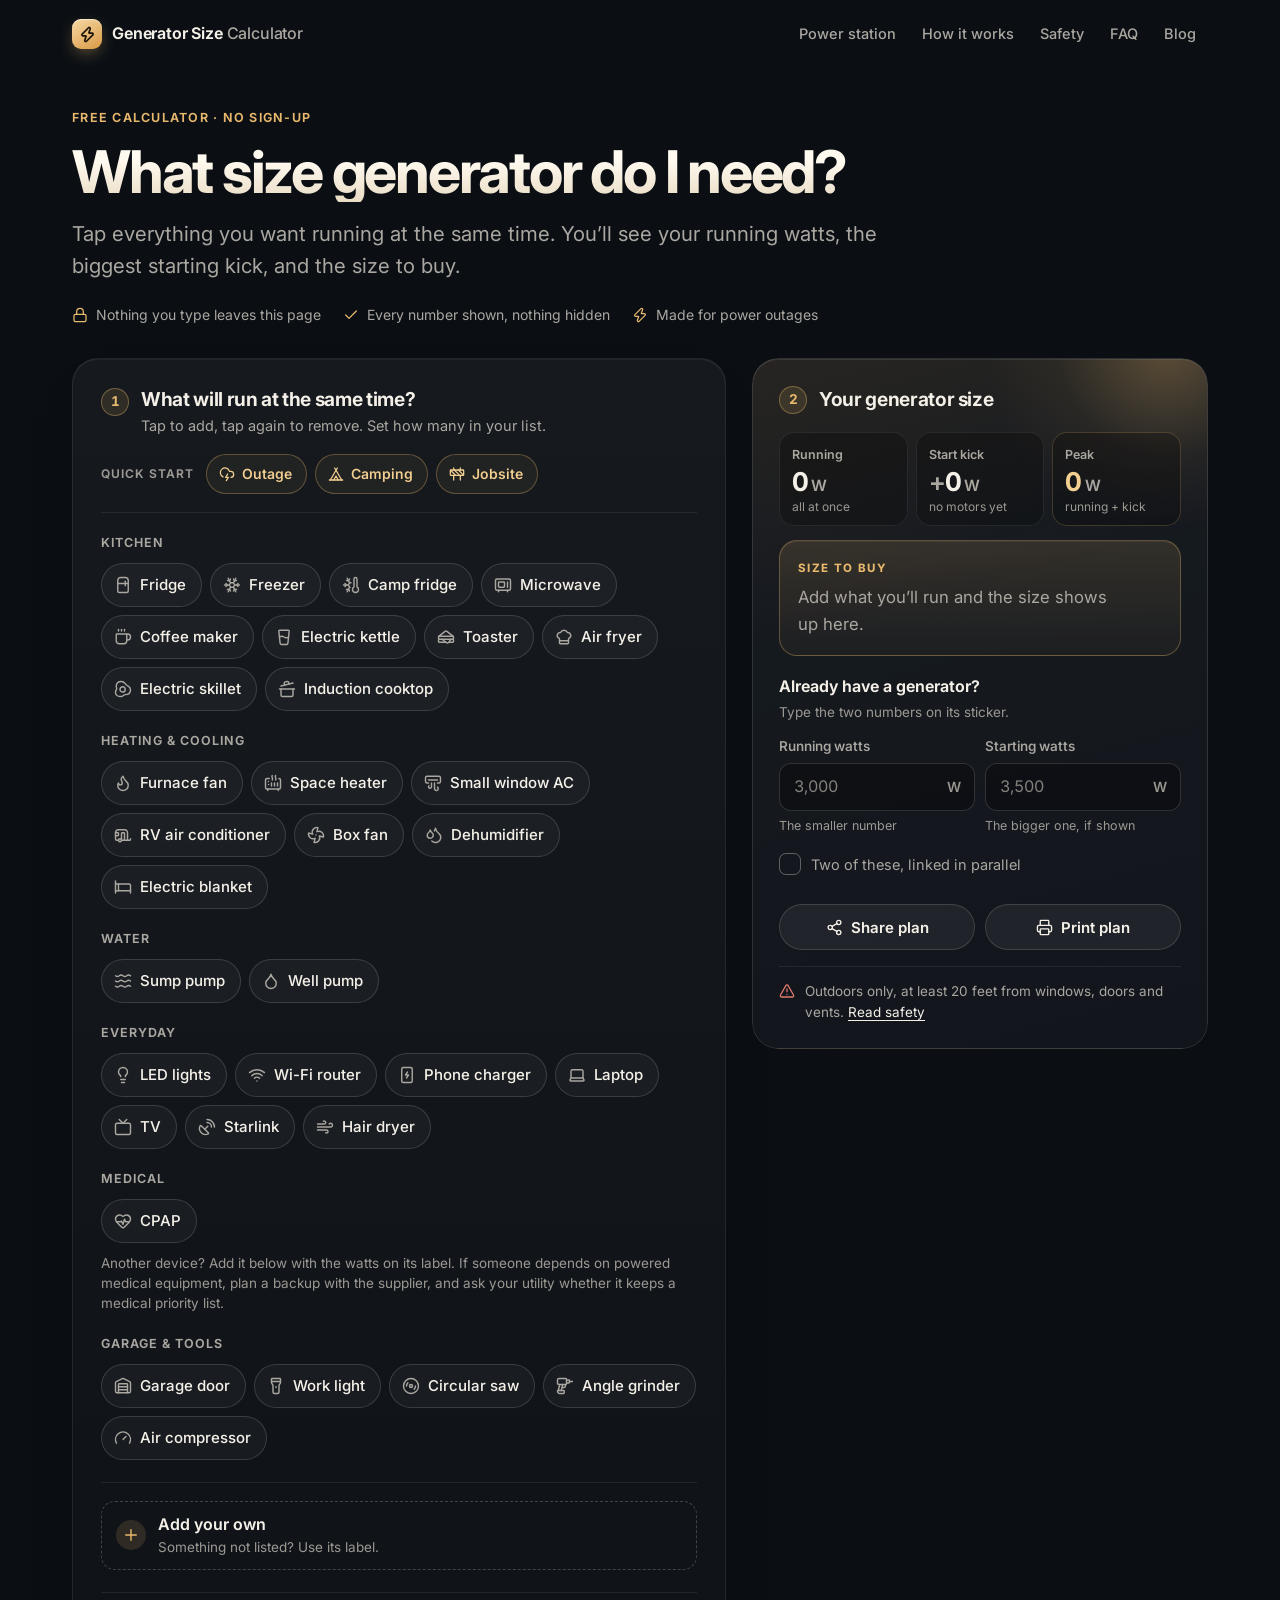
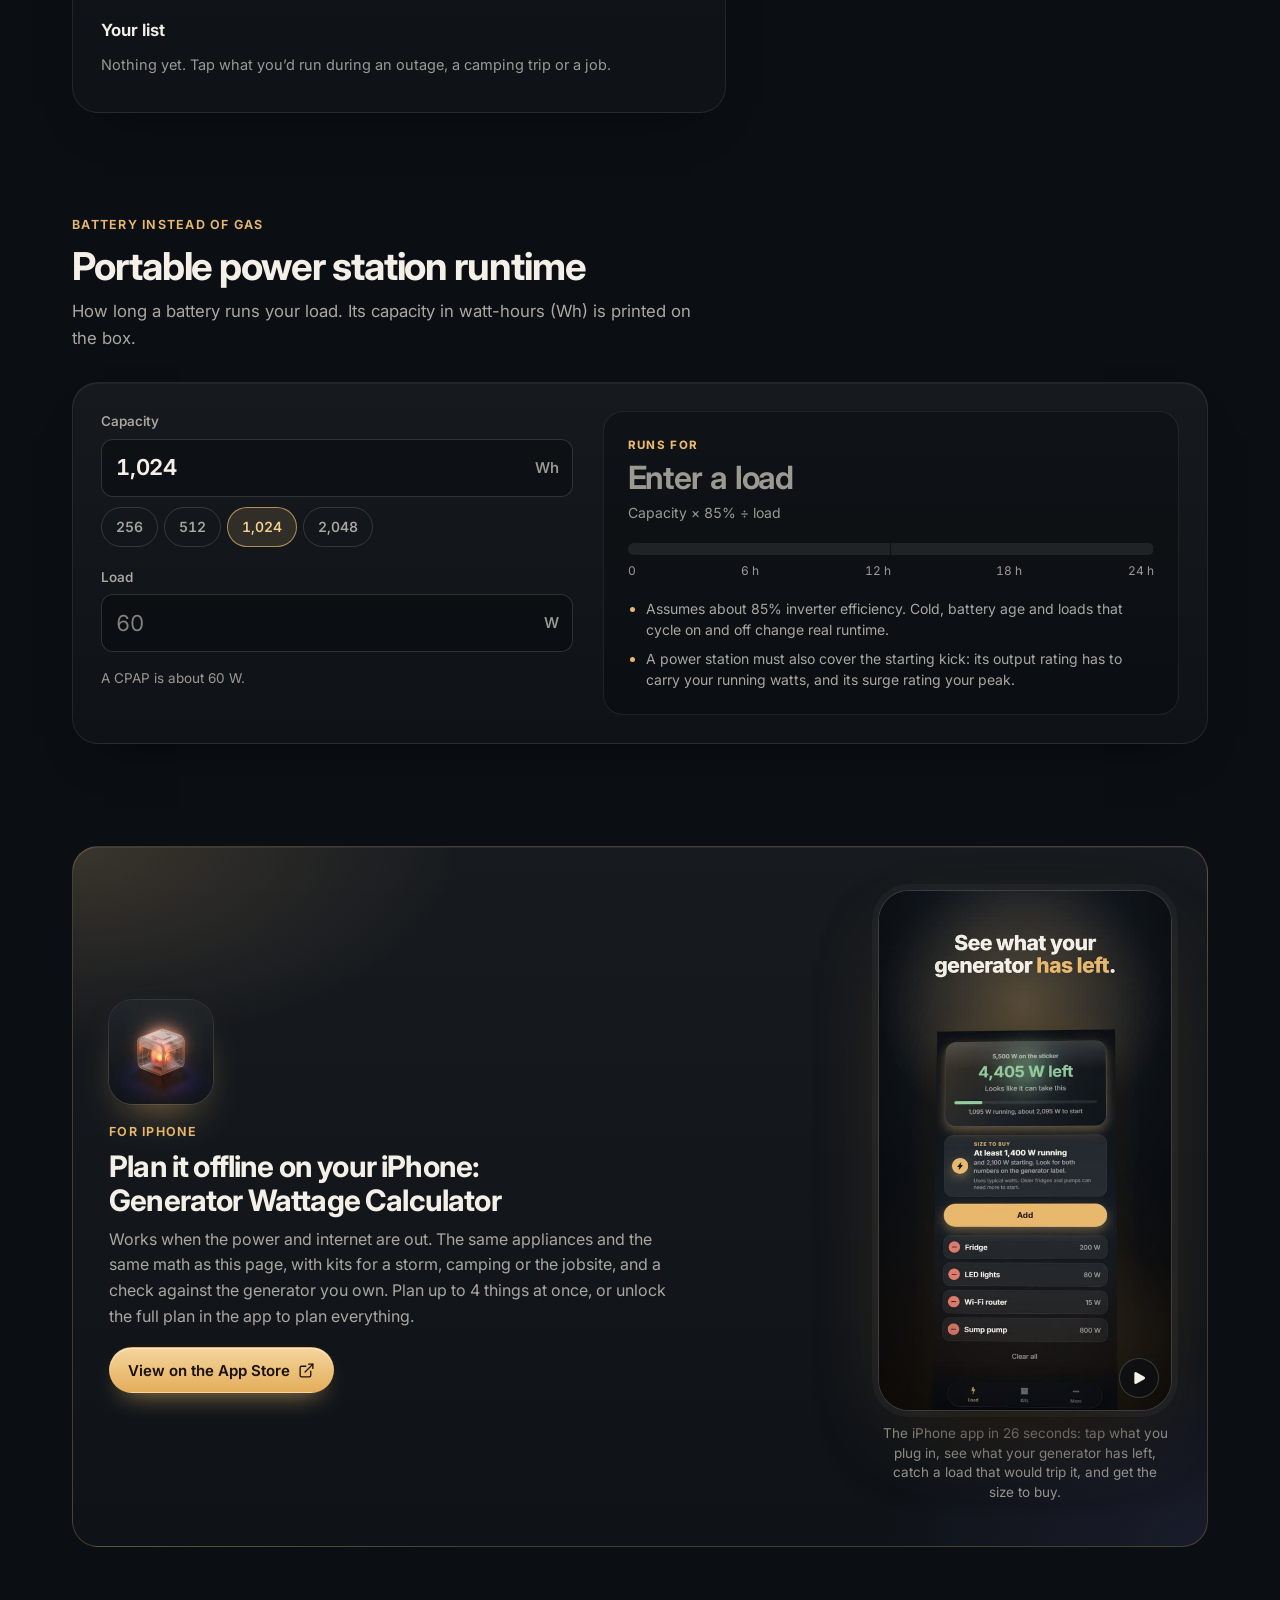
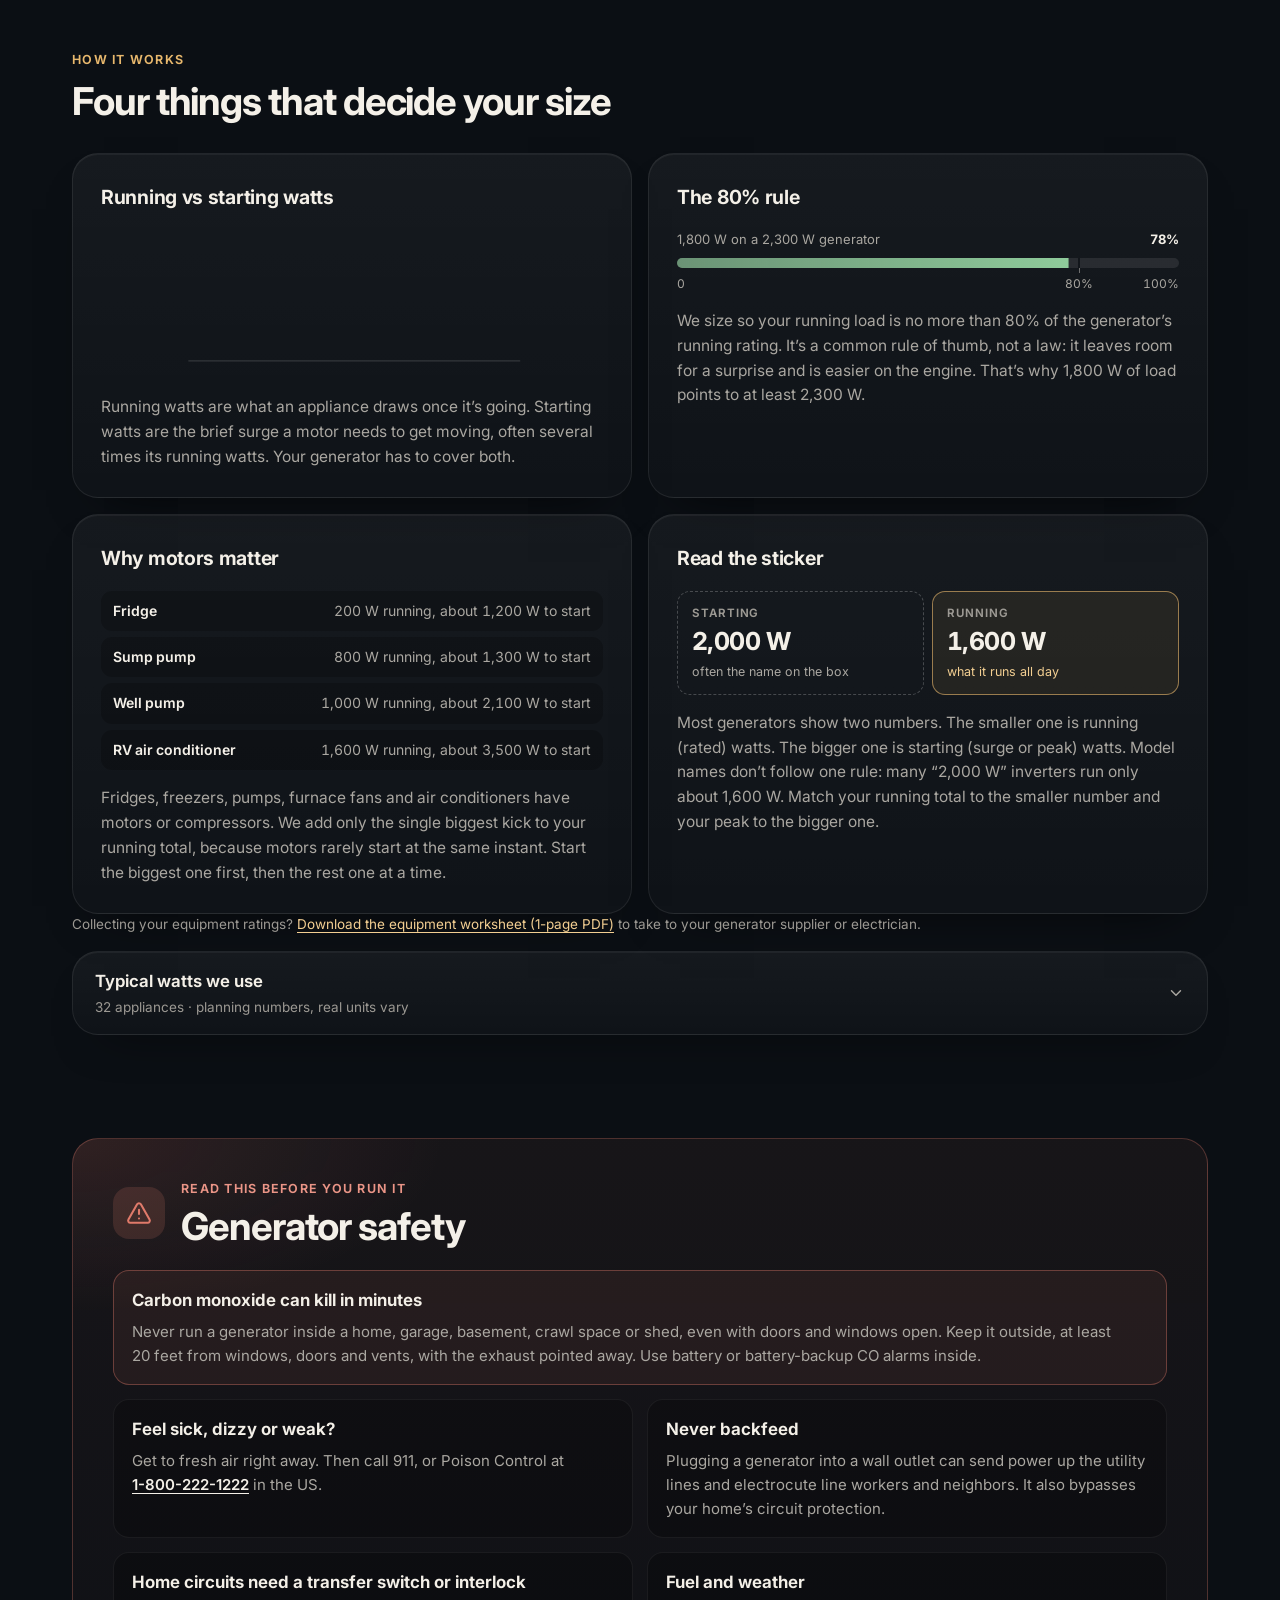
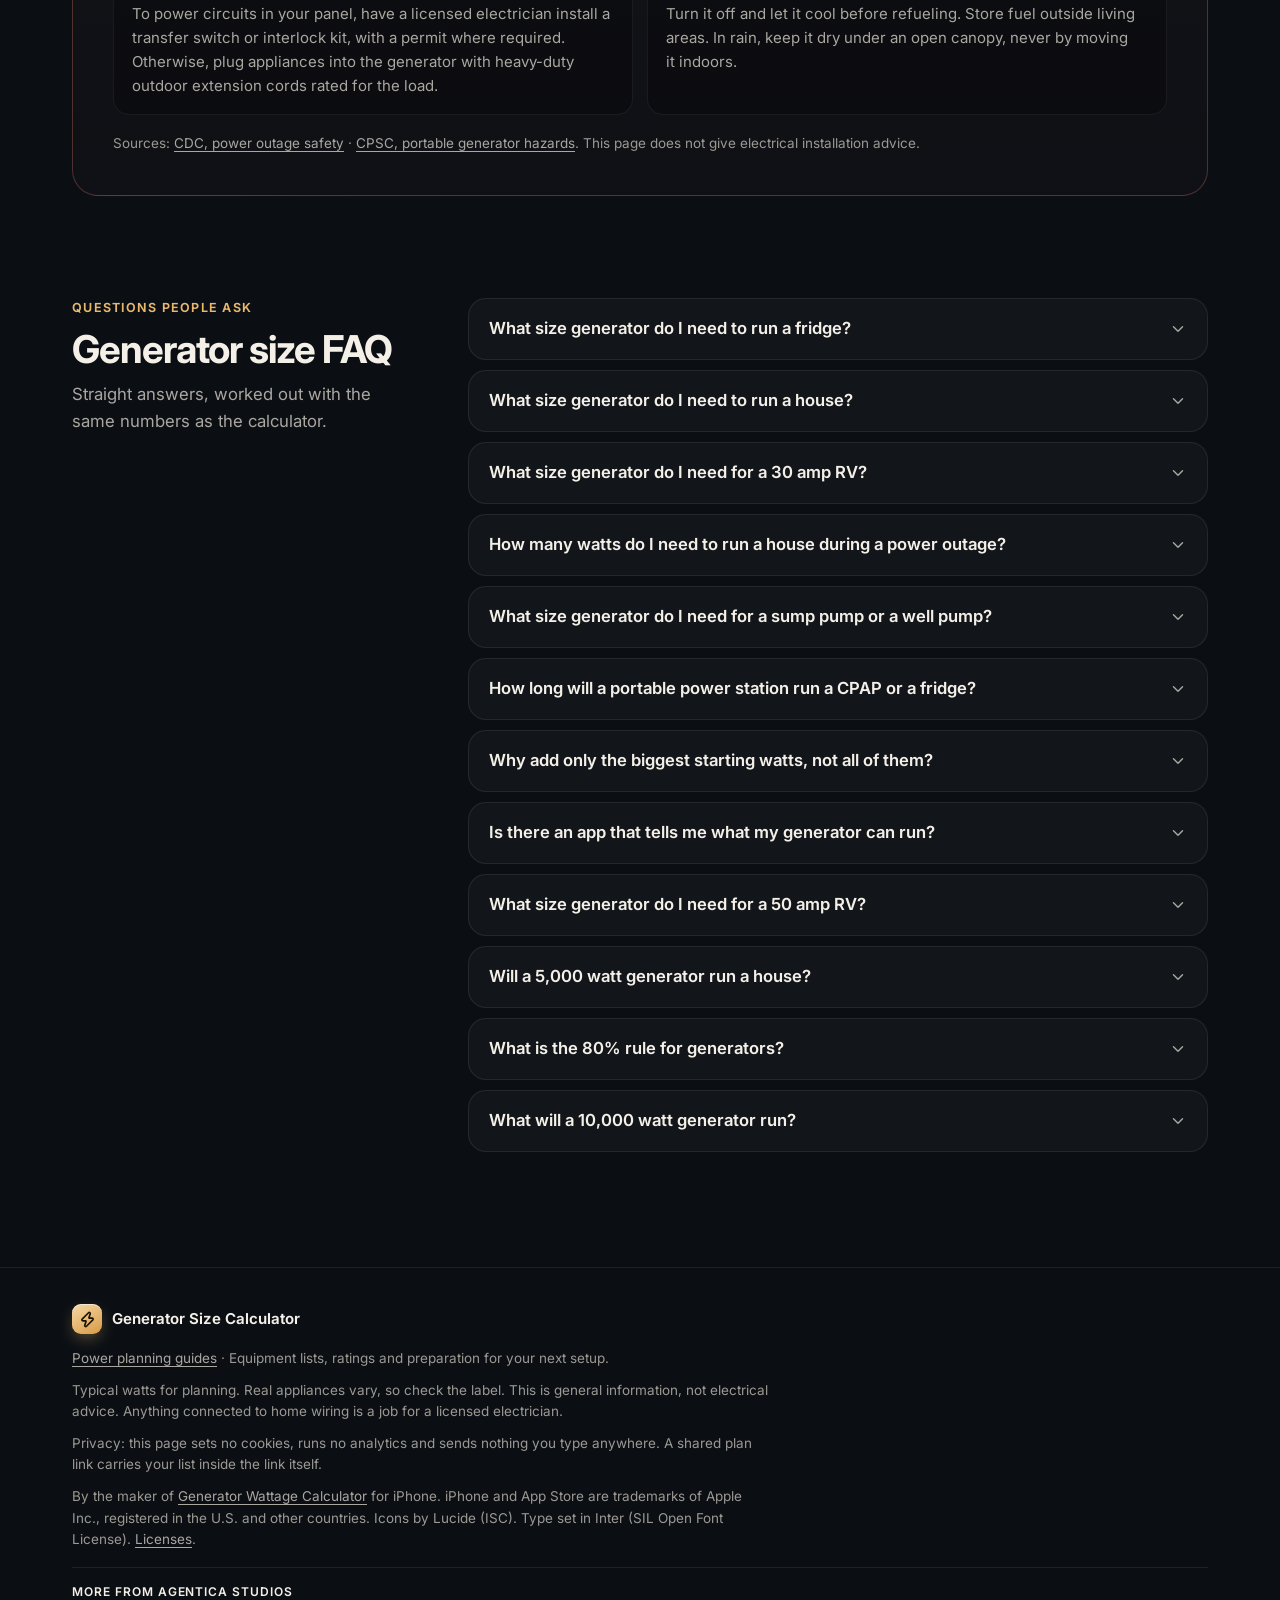
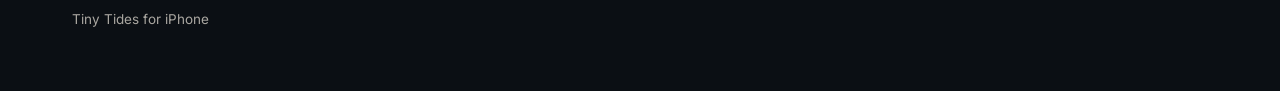
<file: index.html>
<!doctype html>
<html lang="en">
<head>
  <meta charset="utf-8">
  <meta name="viewport" content="width=device-width, initial-scale=1, viewport-fit=cover">
  <meta http-equiv="Content-Security-Policy" content="default-src 'self'; script-src 'self'; style-src 'self'; img-src 'self' data:; font-src 'self'; connect-src 'self'; object-src 'none'; base-uri 'none'; form-action 'none'">
  <meta name="referrer" content="strict-origin-when-cross-origin">
  <title>What Size Generator Do I Need? Generator Size Calculator</title>
  <meta name="description" content="Tap what you will run to see your running watts, starting watts and the generator size to buy. Plus a power station runtime calculator. Private, no sign-up.">
  <meta name="p:domain_verify" content="b8fc89afd701fa11e6f2727c72dfb493"/>
  <link rel="canonical" href="https://generatorsizes.com/">
  <meta name="robots" content="index, follow, max-image-preview:large">
  <meta name="google-site-verification" content="Iz_Pv4ZL4jzRzNjJzZG7YbDcLWARoQPd8doLZgjdIb8">
  <meta name="theme-color" content="#0B0F14">
  <meta name="color-scheme" content="dark">
  <meta name="format-detection" content="telephone=no">
  <meta name="apple-itunes-app" content="app-id=6803647183">

  <meta property="og:type" content="website">
  <meta property="og:site_name" content="Generator Size Calculator">
  <meta property="og:title" content="What size generator do I need?">
  <meta property="og:description" content="Tap what you will run. See running watts, the starting kick and the size to buy. Plus power station runtime.">
  <meta property="og:url" content="https://generatorsizes.com/">
  <meta property="og:image" content="https://generatorsizes.com/og.jpg">
  <meta property="og:image:width" content="1200">
  <meta property="og:image:height" content="630">
  <meta property="og:image:alt" content="Generator size calculator showing running watts, starting watts and the generator size to buy.">
  <meta name="twitter:card" content="summary_large_image">

  <link rel="icon" href="favicon.svg" type="image/svg+xml">
  <link rel="apple-touch-icon" href="apple-touch-icon.png">
  <link rel="preload" href="assets/inter-latin.woff2" as="font" type="font/woff2" crossorigin>
  <link rel="stylesheet" href="assets/styles.css">
  <noscript><link rel="stylesheet" href="assets/noscript.css"></noscript>
  <link rel="modulepreload" href="assets/calc.js">
  <link rel="modulepreload" href="assets/appliances.js">
  <link rel="modulepreload" href="assets/plan-link.js">
  <script type="module" src="assets/app.js"></script>

  <!-- faq-jsonld:start -->
  <script type="application/ld+json">
{
  "@context": "https://schema.org",
  "@type": "FAQPage",
  "mainEntity": [
    {
      "@type": "Question",
      "name": "What size generator do I need to run a fridge?",
      "acceptedAnswer": {
        "@type": "Answer",
        "text": "A typical fridge runs on about 200 W but needs about 1,200 W for a second or two when its compressor starts. On its own, that means a generator label showing at least 300 W running and 1,200 W starting. Add a freezer, LED lights, Wi-Fi and a phone charger and it comes to 485 W running and 1,485 W at peak: at least 700 W running and 1,500 W starting. Check the starting number on the label, because some small generators start less than that. Older fridges can need more to start."
      }
    },
    {
      "@type": "Question",
      "name": "What size generator do I need to run a house?",
      "acceptedAnswer": {
        "@type": "Answer",
        "text": "It depends on what you run at the same time, not on the size of the house. Outage essentials (fridge, freezer, LED lights, Wi-Fi, phone charging, a CPAP and a sump pump) come to 1,345 W running and 2,345 W at peak: at least 1,700 W running and 2,400 W starting. Add a furnace fan, a well pump and a microwave and it’s 3,945 W running and 5,045 W at peak: at least 5,000 W running and 5,100 W starting. Central air, an electric range, a dryer or an electric water heater can push you past the biggest common portables, which run about 12,000 to 16,000 W. That is home standby size, so have a licensed electrician size and install it."
      }
    },
    {
      "@type": "Question",
      "name": "What size generator do I need for a 30 amp RV?",
      "acceptedAnswer": {
        "@type": "Answer",
        "text": "A 30 amp RV hookup can deliver up to 3,600 W (30 amps × 120 volts). Most 30 amp rigs have one air conditioner, and its start is the hard part: about 1,600 W running but about 3,500 W to start. The AC plus LED lights, a TV, a laptop and a phone charger comes to 1,870 W running and 3,770 W at peak: at least 2,400 W running and 3,800 W starting. Many “2,000 W” inverters start at about 2,000 W, so one alone won’t start that AC. A soft start fitted to the AC lowers its starting kick. If you have one, add the AC as your own item with its new numbers."
      }
    },
    {
      "@type": "Question",
      "name": "How many watts do I need to run a house during a power outage?",
      "acceptedAnswer": {
        "@type": "Answer",
        "text": "Count only what runs at the same time. Typical outage essentials: a fridge about 200 W, a freezer 180 W, LED lights 80 W, Wi-Fi 15 W, phone charging 10 W, a CPAP 60 W and a sump pump 800 W. That is 1,345 W running. Then add the single biggest starting kick, here the fridge at 1,000 W extra, for a 2,345 W peak. Start the biggest motor first, then switch the rest on one at a time."
      }
    },
    {
      "@type": "Question",
      "name": "What size generator do I need for a sump pump or a well pump?",
      "acceptedAnswer": {
        "@type": "Answer",
        "text": "A typical sump pump runs on about 800 W and needs about 1,300 W to start: at least 1,000 W running and 1,300 W starting. A typical well pump runs on about 1,000 W and needs about 2,100 W to start: at least 1,300 W running and 2,100 W starting. Both together need at least 2,300 W running and 2,900 W starting. Pumps vary, and older ones can need more to start, so check the label. Many well pumps run on 240 volts and are hardwired, which means a generator with a 240 V outlet and a transfer switch or interlock installed by an electrician."
      }
    },
    {
      "@type": "Question",
      "name": "How long will a portable power station run a CPAP or a fridge?",
      "acceptedAnswer": {
        "@type": "Answer",
        "text": "Runtime is capacity × about 85% ÷ load. A 1,024 Wh power station runs a 60 W CPAP for about 14 h 30 min, or a fridge drawing 200 W nonstop for about 4 h 20 min. Fridges cycle on and off, so real runtime is usually longer. Turning off a CPAP’s heated humidifier usually stretches runtime a lot. The station must also handle the start: a fridge needs about 1,200 W for a moment, so check its surge rating."
      }
    },
    {
      "@type": "Question",
      "name": "Why add only the biggest starting watts, not all of them?",
      "acceptedAnswer": {
        "@type": "Answer",
        "text": "Starting kicks last a second or two, and motors rarely start at the exact same moment. Adding every kick would size for a moment that rarely happens. The catch: two motors can occasionally start together, like a fridge and a sump pump. If your generator trips when that happens, give yourself more starting headroom, or stagger what you can."
      }
    },
    {
      "@type": "Question",
      "name": "Is there an app that tells me what my generator can run?",
      "acceptedAnswer": {
        "@type": "Answer",
        "text": "Yes. Generator Wattage Calculator for iPhone uses the same figures and math as this page. Tap the things you plan to plug in and it tells you whether your generator can run them all, including the starting kick. It works offline, so it is there during an outage, at the campsite or on a job site. A complete result for up to 4 items is free, and larger lists use a one-time US$2.99 Full plan purchase."
      }
    },
    {
      "@type": "Question",
      "name": "What size generator do I need for a 50 amp RV?",
      "acceptedAnswer": {
        "@type": "Answer",
        "text": "A 50 amp RV hookup can deliver up to 12,000 W (50 amps × 240 volts), but you only need to cover what you run at the same time. Two RV air conditioners plus LED lights, a TV, a laptop and a phone charger come to 3,470 W running and 5,370 W at peak: at least 4,400 W running and 5,400 W starting. Start one air conditioner at a time, and add anything else you run, such as a microwave or a coffee maker."
      }
    },
    {
      "@type": "Question",
      "name": "Will a 5,000 watt generator run a house?",
      "acceptedAnswer": {
        "@type": "Answer",
        "text": "It can run the outage essentials and a bit more, but not the whole house. Fridge, freezer, LED lights, Wi-Fi, phone charging, a CPAP, a sump pump, a furnace fan, a well pump and a microwave come to 3,945 W running and 5,045 W at peak, which needs a generator that runs at least 5,000 W and starts at least 5,100 W. Central air, an electric range, a dryer or an electric water heater will not fit on top. Check the running number on the label, because some generators are named for their starting watts."
      }
    },
    {
      "@type": "Question",
      "name": "What is the 80% rule for generators?",
      "acceptedAnswer": {
        "@type": "Answer",
        "text": "Keep the load you run for hours at or under about 80% of the generator's running watts. That leaves headroom for a motor start and keeps the generator from running flat out. It is how this calculator picks the size to buy: your running watts divided by 0.8, rounded up to the next 100 W."
      }
    },
    {
      "@type": "Question",
      "name": "What will a 10,000 watt generator run?",
      "acceptedAnswer": {
        "@type": "Answer",
        "text": "Using the 80% rule, a generator that runs 10,000 W can carry about 8,000 W for long runs. For example: the outage essentials plus a furnace fan, a well pump, a microwave, a space heater, an electric kettle and a small window AC come to 7,245 W running and 8,445 W at peak, which needs at least 9,100 W running and 9,100 W starting. Central air or an electric range usually means a standby generator sized by an electrician."
      }
    }
  ]
}
  </script>
  <!-- faq-jsonld:end -->
</head>
<body>
<!-- sprite:start -->
<svg class="sprite" aria-hidden="true" focusable="false"><!-- Icons: Lucide, ISC License, https://lucide.dev --><symbol id="i-refrigerator" viewBox="0 0 24 24"><path d="M5 6a4 4 0 0 1 4-4h6a4 4 0 0 1 4 4v14a2 2 0 0 1-2 2H7a2 2 0 0 1-2-2V6Z"/><path d="M5 10h14"/><path d="M15 7v6"/></symbol><symbol id="i-snowflake" viewBox="0 0 24 24"><path d="m10 20-1.25-2.5L6 18"/><path d="M10 4 8.75 6.5 6 6"/><path d="m14 20 1.25-2.5L18 18"/><path d="m14 4 1.25 2.5L18 6"/><path d="m17 21-3-6h-4"/><path d="m17 3-3 6 1.5 3"/><path d="M2 12h6.5L10 9"/><path d="m20 10-1.5 2 1.5 2"/><path d="M22 12h-6.5L14 15"/><path d="m4 10 1.5 2L4 14"/><path d="m7 21 3-6-1.5-3"/><path d="m7 3 3 6h4"/></symbol><symbol id="i-thermometer-snowflake" viewBox="0 0 24 24"><path d="m10 20-1.25-2.5L6 18"/><path d="M10 4 8.75 6.5 6 6"/><path d="M10.585 15H10"/><path d="M2 12h6.5L10 9"/><path d="M20 14.54a4 4 0 1 1-4 0V4a2 2 0 0 1 4 0z"/><path d="m4 10 1.5 2L4 14"/><path d="m7 21 3-6-1.5-3"/><path d="m7 3 3 6h2"/></symbol><symbol id="i-microwave" viewBox="0 0 24 24"><rect width="20" height="15" x="2" y="4" rx="2"/><rect width="8" height="7" x="6" y="8" rx="1"/><path d="M18 8v7"/><path d="M6 19v2"/><path d="M18 19v2"/></symbol><symbol id="i-coffee" viewBox="0 0 24 24"><path d="M10 2v2"/><path d="M14 2v2"/><path d="M16 8a1 1 0 0 1 1 1v8a4 4 0 0 1-4 4H7a4 4 0 0 1-4-4V9a1 1 0 0 1 1-1h14a4 4 0 1 1 0 8h-1"/><path d="M6 2v2"/></symbol><symbol id="i-glass-water" viewBox="0 0 24 24"><path d="M5.116 4.104A1 1 0 0 1 6.11 3h11.78a1 1 0 0 1 .994 1.105L17.19 20.21A2 2 0 0 1 15.2 22H8.8a2 2 0 0 1-2-1.79z"/><path d="M6 12a5 5 0 0 1 6 0 5 5 0 0 0 6 0"/></symbol><symbol id="i-sandwich" viewBox="0 0 24 24"><path d="m2.37 11.223 8.372-6.777a2 2 0 0 1 2.516 0l8.371 6.777"/><path d="M21 15a1 1 0 0 1 1 1v2a1 1 0 0 1-1 1h-5.25"/><path d="M3 15a1 1 0 0 0-1 1v2a1 1 0 0 0 1 1h9"/><path d="m6.67 15 6.13 4.6a2 2 0 0 0 2.8-.4l3.15-4.2"/><rect width="20" height="4" x="2" y="11" rx="1"/></symbol><symbol id="i-chef-hat" viewBox="0 0 24 24"><path d="M17 21a1 1 0 0 0 1-1v-5.35c0-.457.316-.844.727-1.041a4 4 0 0 0-2.134-7.589 5 5 0 0 0-9.186 0 4 4 0 0 0-2.134 7.588c.411.198.727.585.727 1.041V20a1 1 0 0 0 1 1Z"/><path d="M6 17h12"/></symbol><symbol id="i-egg-fried" viewBox="0 0 24 24"><circle cx="11.5" cy="12.5" r="3.5"/><path d="M3 8c0-3.5 2.5-6 6.5-6 5 0 4.83 3 7.5 5s5 2 5 6c0 4.5-2.5 6.5-7 6.5-2.5 0-2.5 2.5-6 2.5s-7-2-7-5.5c0-3 1.5-3 1.5-5C3.5 10 3 9 3 8Z"/></symbol><symbol id="i-cooking-pot" viewBox="0 0 24 24"><path d="M2 12h20"/><path d="M20 12v8a2 2 0 0 1-2 2H6a2 2 0 0 1-2-2v-8"/><path d="m4 8 16-4"/><path d="m8.86 6.78-.45-1.81a2 2 0 0 1 1.45-2.43l1.94-.48a2 2 0 0 1 2.43 1.46l.45 1.8"/></symbol><symbol id="i-flame" viewBox="0 0 24 24"><path d="M12 3q1 4 4 6.5t3 5.5a1 1 0 0 1-14 0 5 5 0 0 1 1-3 1 1 0 0 0 5 0c0-2-1.5-3-1.5-5q0-2 2.5-4"/></symbol><symbol id="i-heater" viewBox="0 0 24 24"><path d="M11 8c2-3-2-3 0-6"/><path d="M15.5 8c2-3-2-3 0-6"/><path d="M6 10h.01"/><path d="M6 14h.01"/><path d="M10 16v-4"/><path d="M14 16v-4"/><path d="M18 16v-4"/><path d="M20 6a2 2 0 0 1 2 2v10a2 2 0 0 1-2 2H4a2 2 0 0 1-2-2V8a2 2 0 0 1 2-2h3"/><path d="M5 20v2"/><path d="M19 20v2"/></symbol><symbol id="i-air-vent" viewBox="0 0 24 24"><path d="M18 17.5a2.5 2.5 0 1 1-4 2.03V12"/><path d="M6 12H4a2 2 0 0 1-2-2V5a2 2 0 0 1 2-2h16a2 2 0 0 1 2 2v5a2 2 0 0 1-2 2h-2"/><path d="M6 8h12"/><path d="M6.6 15.572A2 2 0 1 0 10 17v-5"/></symbol><symbol id="i-caravan" viewBox="0 0 24 24"><path d="M18 19V9a4 4 0 0 0-4-4H6a4 4 0 0 0-4 4v8a2 2 0 0 0 2 2h2"/><path d="M2 9h3a1 1 0 0 1 1 1v2a1 1 0 0 1-1 1H2"/><path d="M22 17v1a1 1 0 0 1-1 1H10v-9a1 1 0 0 1 1-1h2a1 1 0 0 1 1 1v9"/><circle cx="8" cy="19" r="2"/></symbol><symbol id="i-fan" viewBox="0 0 24 24"><path d="M10.827 16.379a6.082 6.082 0 0 1-8.618-7.002l5.412 1.45a6.082 6.082 0 0 1 7.002-8.618l-1.45 5.412a6.082 6.082 0 0 1 8.618 7.002l-5.412-1.45a6.082 6.082 0 0 1-7.002 8.618l1.45-5.412Z"/><path d="M12 12v.01"/></symbol><symbol id="i-droplets" viewBox="0 0 24 24"><path d="M7 16.3c2.2 0 4-1.83 4-4.05 0-1.16-.57-2.26-1.71-3.19S7.29 6.75 7 5.3c-.29 1.45-1.14 2.84-2.29 3.76S3 11.1 3 12.25c0 2.22 1.8 4.05 4 4.05z"/><path d="M12.56 6.6A10.97 10.97 0 0 0 14 3.02c.5 2.5 2 4.9 4 6.5s3 3.5 3 5.5a6.98 6.98 0 0 1-11.91 4.97"/></symbol><symbol id="i-bed" viewBox="0 0 24 24"><path d="M2 4v16"/><path d="M2 8h18a2 2 0 0 1 2 2v10"/><path d="M2 17h20"/><path d="M6 8v9"/></symbol><symbol id="i-waves" viewBox="0 0 24 24"><path d="M2 12q2.5 2 5 0t5 0 5 0 5 0"/><path d="M2 19q2.5 2 5 0t5 0 5 0 5 0"/><path d="M2 5q2.5 2 5 0t5 0 5 0 5 0"/></symbol><symbol id="i-droplet" viewBox="0 0 24 24"><path d="M12 22a7 7 0 0 0 7-7c0-2-1-3.9-3-5.5s-3.5-4-4-6.5c-.5 2.5-2 4.9-4 6.5C6 11.1 5 13 5 15a7 7 0 0 0 7 7z"/></symbol><symbol id="i-lightbulb" viewBox="0 0 24 24"><path d="M15 14c.2-1 .7-1.7 1.5-2.5 1-.9 1.5-2.2 1.5-3.5A6 6 0 0 0 6 8c0 1 .2 2.2 1.5 3.5.7.7 1.3 1.5 1.5 2.5"/><path d="M9 18h6"/><path d="M10 22h4"/></symbol><symbol id="i-wifi" viewBox="0 0 24 24"><path d="M12 20h.01"/><path d="M2 8.82a15 15 0 0 1 20 0"/><path d="M5 12.859a10 10 0 0 1 14 0"/><path d="M8.5 16.429a5 5 0 0 1 7 0"/></symbol><symbol id="i-smartphone-charging" viewBox="0 0 24 24"><rect width="14" height="20" x="5" y="2" rx="2" ry="2"/><path d="M12.667 8 10 12h4l-2.667 4"/></symbol><symbol id="i-laptop" viewBox="0 0 24 24"><path d="M18 5a2 2 0 0 1 2 2v8.526a2 2 0 0 0 .212.897l1.068 2.127a1 1 0 0 1-.9 1.45H3.62a1 1 0 0 1-.9-1.45l1.068-2.127A2 2 0 0 0 4 15.526V7a2 2 0 0 1 2-2z"/><path d="M20.054 15.987H3.946"/></symbol><symbol id="i-tv" viewBox="0 0 24 24"><path d="m17 2-5 5-5-5"/><rect width="20" height="15" x="2" y="7" rx="2"/></symbol><symbol id="i-satellite-dish" viewBox="0 0 24 24"><path d="M18 12a6 6 0 00-6-6"/><path d="M2.824 10.459a8 8 0 0010.717 10.717c.558-.276.623-1.012.183-1.452l-9.448-9.448c-.44-.44-1.176-.375-1.452.183"/><path d="M22 12A10 10 0 0012 2"/><path d="m9 15 4-4"/></symbol><symbol id="i-wind" viewBox="0 0 24 24"><path d="M12.8 19.6A2 2 0 1 0 14 16H2"/><path d="M17.5 8a2.5 2.5 0 1 1 2 4H2"/><path d="M9.8 4.4A2 2 0 1 1 11 8H2"/></symbol><symbol id="i-heart-pulse" viewBox="0 0 24 24"><path d="M2 9.5a5.5 5.5 0 0 1 9.591-3.676.56.56 0 0 0 .818 0A5.49 5.49 0 0 1 22 9.5c0 2.29-1.5 4-3 5.5l-5.492 5.313a2 2 0 0 1-3 .019L5 15c-1.5-1.5-3-3.2-3-5.5"/><path d="M3.22 13H9.5l.5-1 2 4.5 2-7 1.5 3.5h5.27"/></symbol><symbol id="i-warehouse" viewBox="0 0 24 24"><path d="M18 21V10a1 1 0 0 0-1-1H7a1 1 0 0 0-1 1v11"/><path d="M22 19a2 2 0 0 1-2 2H4a2 2 0 0 1-2-2V8a2 2 0 0 1 1.132-1.803l7.95-3.974a2 2 0 0 1 1.837 0l7.948 3.974A2 2 0 0 1 22 8z"/><path d="M6 13h12"/><path d="M6 17h12"/></symbol><symbol id="i-flashlight" viewBox="0 0 24 24"><path d="M12 13v1"/><path d="M17 2a1 1 0 0 1 1 1v4a3 3 0 0 1-.6 1.8l-.6.8A4 4 0 0 0 16 12v8a2 2 0 0 1-2 2H10a2 2 0 0 1-2-2v-8a4 4 0 0 0-.8-2.4l-.6-.8A3 3 0 0 1 6 7V3a1 1 0 0 1 1-1z"/><path d="M6 6h12"/></symbol><symbol id="i-disc-3" viewBox="0 0 24 24"><circle cx="12" cy="12" r="10"/><path d="M6 12c0-1.7.7-3.2 1.8-4.2"/><circle cx="12" cy="12" r="2"/><path d="M18 12c0 1.7-.7 3.2-1.8 4.2"/></symbol><symbol id="i-drill" viewBox="0 0 24 24"><path d="M10 18a1 1 0 0 1 1 1v2a1 1 0 0 1-1 1H5a3 3 0 0 1-3-3 1 1 0 0 1 1-1z"/><path d="M13 10H4a2 2 0 0 1-2-2V4a2 2 0 0 1 2-2h9a1 1 0 0 1 1 1v6a1 1 0 0 1-1 1l-.81 3.242a1 1 0 0 1-.97.758H8"/><path d="M14 4h3a1 1 0 0 1 1 1v2a1 1 0 0 1-1 1h-3"/><path d="M18 6h4"/><path d="m5 10-2 8"/><path d="m7 18 2-8"/></symbol><symbol id="i-gauge" viewBox="0 0 24 24"><path d="m12 14 4-4"/><path d="M3.34 19a10 10 0 1 1 17.32 0"/></symbol><symbol id="i-cloud-lightning" viewBox="0 0 24 24"><path d="M6 16.326A7 7 0 1 1 15.71 8h1.79a4.5 4.5 0 0 1 .5 8.973"/><path d="m13 12-3 5h4l-3 5"/></symbol><symbol id="i-tent" viewBox="0 0 24 24"><path d="M3.5 21 14 3"/><path d="M20.5 21 10 3"/><path d="M15.5 21 12 15l-3.5 6"/><path d="M2 21h20"/></symbol><symbol id="i-construction" viewBox="0 0 24 24"><rect x="2" y="6" width="20" height="8" rx="1"/><path d="M17 14v7"/><path d="M7 14v7"/><path d="M17 3v3"/><path d="M7 3v3"/><path d="M10 14 2.3 6.3"/><path d="m14 6 7.7 7.7"/><path d="m8 6 8 8"/></symbol><symbol id="i-zap" viewBox="0 0 24 24"><path d="M15.914 4a1.5 1.5 0 00-2.474-1.561l-9 9A1.5 1.5 0 005.5 14h4.002a.5.5 0 01.471.666L8.086 20a1.5 1.5 0 002.475 1.56l9-9A1.5 1.5 0 0018.5 10h-3.997a.5.5 0 01-.472-.667z"/></symbol><symbol id="i-plus" viewBox="0 0 24 24"><path d="M5 12h14"/><path d="M12 5v14"/></symbol><symbol id="i-minus" viewBox="0 0 24 24"><path d="M5 12h14"/></symbol><symbol id="i-x" viewBox="0 0 24 24"><path d="M18 6 6 18"/><path d="m6 6 12 12"/></symbol><symbol id="i-check" viewBox="0 0 24 24"><path d="M20 6 9 17l-5-5"/></symbol><symbol id="i-trash-2" viewBox="0 0 24 24"><path d="M10 11v6"/><path d="M14 11v6"/><path d="M19 6v14a2 2 0 0 1-2 2H7a2 2 0 0 1-2-2V6"/><path d="M3 6h18"/><path d="M8 6V4a2 2 0 0 1 2-2h4a2 2 0 0 1 2 2v2"/></symbol><symbol id="i-share-2" viewBox="0 0 24 24"><circle cx="18" cy="5" r="3"/><circle cx="6" cy="12" r="3"/><circle cx="18" cy="19" r="3"/><line x1="8.59" x2="15.42" y1="13.51" y2="17.49"/><line x1="15.41" x2="8.59" y1="6.51" y2="10.49"/></symbol><symbol id="i-printer" viewBox="0 0 24 24"><path d="M6 18H4a2 2 0 0 1-2-2v-5a2 2 0 0 1 2-2h16a2 2 0 0 1 2 2v5a2 2 0 0 1-2 2h-2"/><path d="M6 9V3a1 1 0 0 1 1-1h10a1 1 0 0 1 1 1v6"/><rect x="6" y="14" width="12" height="8" rx="1"/></symbol><symbol id="i-external-link" viewBox="0 0 24 24"><path d="M15 3h6v6"/><path d="M10 14 21 3"/><path d="M18 13v6a2 2 0 0 1-2 2H5a2 2 0 0 1-2-2V8a2 2 0 0 1 2-2h6"/></symbol><symbol id="i-info" viewBox="0 0 24 24"><circle cx="12" cy="12" r="10"/><path d="M12 16v-4"/><path d="M12 8h.01"/></symbol><symbol id="i-triangle-alert" viewBox="0 0 24 24"><path d="m21.73 18-8-14a2 2 0 0 0-3.48 0l-8 14A2 2 0 0 0 4 21h16a2 2 0 0 0 1.73-3"/><path d="M12 9v4"/><path d="M12 17h.01"/></symbol><symbol id="i-lock" viewBox="0 0 24 24"><rect width="18" height="11" x="3" y="11" rx="2" ry="2"/><path d="M7 11V7a5 5 0 0 1 10 0v4"/></symbol><symbol id="i-plug" viewBox="0 0 24 24"><path d="M12 22v-5"/><path d="M15 8V2"/><path d="M17 8a1 1 0 0 1 1 1v4a4 4 0 0 1-4 4h-4a4 4 0 0 1-4-4V9a1 1 0 0 1 1-1z"/><path d="M9 8V2"/></symbol><symbol id="i-battery-charging" viewBox="0 0 24 24"><path d="m11 7-3 5h4l-3 5"/><path d="M14.856 6H16a2 2 0 0 1 2 2v8a2 2 0 0 1-2 2h-2.935"/><path d="M22 14v-4"/><path d="M5.14 18H4a2 2 0 0 1-2-2V8a2 2 0 0 1 2-2h2.936"/></symbol><symbol id="i-timer" viewBox="0 0 24 24"><line x1="10" x2="14" y1="2" y2="2"/><line x1="12" x2="15" y1="14" y2="11"/><circle cx="12" cy="14" r="8"/></symbol><symbol id="i-house-plug" viewBox="0 0 24 24"><path d="M10 12V8.964"/><path d="M14 12V8.964"/><path d="M15 12a1 1 0 0 1 1 1v2a2 2 0 0 1-2 2h-4a2 2 0 0 1-2-2v-2a1 1 0 0 1 1-1z"/><path d="M8.5 21H5a2 2 0 0 1-2-2v-9a2 2 0 0 1 .709-1.528l7-6a2 2 0 0 1 2.582 0l7 6A2 2 0 0 1 21 10v9a2 2 0 0 1-2 2h-5a2 2 0 0 1-2-2v-2"/></symbol><symbol id="i-zap-off" viewBox="0 0 24 24"><path d="M10.768 5.111 13.44 2.44a1.5 1.5 0 012.474 1.561l-1.633 4.625"/><path d="m18.889 13.232.672-.672A1.5 1.5 0 0018.5 10h-2.844"/><path d="m2 2 20 20"/><path d="m7.94 7.94-3.5 3.499A1.5 1.5 0 005.5 14h4.002a.5.5 0 01.471.666L8.086 20a1.5 1.5 0 002.475 1.56l5.5-5.5"/></symbol><symbol id="i-fuel" viewBox="0 0 24 24"><path d="M14 13h2a2 2 0 0 1 2 2v2a2 2 0 0 0 4 0v-6.998a2 2 0 0 0-.59-1.42L18 5"/><path d="M14 21V5a2 2 0 0 0-2-2H5a2 2 0 0 0-2 2v16"/><path d="M2 21h13"/><path d="M3 9h11"/></symbol><symbol id="i-chevron-down" viewBox="0 0 24 24"><path d="m6 9 6 6 6-6"/></symbol><symbol id="i-arrow-down" viewBox="0 0 24 24"><path d="M12 5v14"/><path d="m19 12-7 7-7-7"/></symbol><symbol id="i-link" viewBox="0 0 24 24"><path d="M10 13a5 5 0 0 0 7.54.54l3-3a5 5 0 0 0-7.07-7.07l-1.72 1.71"/><path d="M14 11a5 5 0 0 0-7.54-.54l-3 3a5 5 0 0 0 7.07 7.07l1.71-1.71"/></symbol><symbol id="i-play" viewBox="0 0 24 24"><path d="M5 5a2 2 0 0 1 3.008-1.728l11.997 6.998a2 2 0 0 1 .003 3.458l-12 7A2 2 0 0 1 5 19z"/></symbol><symbol id="i-pause" viewBox="0 0 24 24"><rect x="14" y="3" width="5" height="18" rx="1"/><rect x="5" y="3" width="5" height="18" rx="1"/></symbol></svg>
<!-- sprite:end -->

<a class="skip" href="#calculator">Skip to the calculator</a>

<header class="top">
  <div class="wrap top-in">
    <a class="brand" href="#top">
      <span class="brand-mark" aria-hidden="true"><svg class="ico"><use href="#i-zap"/></svg></span>
      <span class="brand-name">Generator Size <span>Calculator</span></span>
    </a>
    <nav class="nav" aria-label="Main navigation">
      <a href="#power-station" class="nav-wide">Power station</a>
      <a href="#how" class="nav-wide">How it works</a>
      <a href="#safety">Safety</a>
      <a href="#faq">FAQ</a>
      <a href="/blog/">Blog</a>
    </nav>
  </div>
</header>

<main id="top">
  <section class="hero wrap" aria-labelledby="title">
    <p class="eyebrow">Free calculator · No sign-up</p>
    <h1 id="title">What size generator do I&nbsp;need?</h1>
    <p class="lede">Tap everything you want running at the same time. You’ll see your running watts, the biggest starting kick, and the size to buy.</p>
    <ul class="trust">
      <li><svg class="ico" aria-hidden="true"><use href="#i-lock"/></svg>Nothing you type leaves this page</li>
      <li><svg class="ico" aria-hidden="true"><use href="#i-check"/></svg>Every number shown, nothing hidden</li>
      <li><svg class="ico" aria-hidden="true"><use href="#i-zap"/></svg>Made for power outages</li>
    </ul>
  </section>

  <section id="calculator" class="calc wrap" aria-labelledby="calc-title" tabindex="-1">
    <h2 id="calc-title" class="visually-hidden">Generator size calculator</h2>
    <div class="calc-grid">
      <div class="picker">
        <div class="step">
          <span class="step-num" aria-hidden="true">1</span>
          <div>
            <h3 class="step-title">What will run at the same time?</h3>
            <p class="step-sub">Tap to add, tap again to remove. Set how many in your list.</p>
          </div>
        </div>

        <div class="kits" role="group" aria-labelledby="kits-label">
          <span class="kits-label" id="kits-label">Quick start</span>
          <div class="kits-row" id="kits"></div>
        </div>

        <div id="groups" class="groups"></div>

        <noscript>
          <p class="noscript">The calculator needs JavaScript. You can still size by hand: add the running watts of everything that runs at once (see “Typical watts we use” below), add the single biggest extra starting kick, then pick a generator whose running rating is at least your running total ÷ 0.8 and whose starting rating covers your peak.</p>
        </noscript>

        <div class="custom">
          <button type="button" class="custom-toggle" id="custom-toggle" aria-expanded="false" aria-controls="custom-form">
            <svg class="ico" aria-hidden="true"><use href="#i-plus"/></svg>
            <span>Add your own</span>
            <small>Something not listed? Use its label.</small>
          </button>
          <form id="custom-form" class="custom-form" hidden novalidate>
            <div class="field field-name">
              <label for="c-name">Name</label>
              <input id="c-name" name="name" type="text" autocomplete="off" maxlength="40" placeholder="Shop fridge" enterkeyhint="next">
            </div>
            <div class="field">
              <label for="c-run">Running watts</label>
              <div class="input-unit"><input id="c-run" name="running" type="text" inputmode="numeric" autocomplete="off" placeholder="250" enterkeyhint="next"><span aria-hidden="true">W</span></div>
            </div>
            <div class="field">
              <label for="c-start">Starting watts <span class="opt">optional</span></label>
              <div class="input-unit"><input id="c-start" name="starting" type="text" inputmode="numeric" autocomplete="off" placeholder="1,200" enterkeyhint="done" aria-describedby="c-hint"><span aria-hidden="true">W</span></div>
            </div>
            <p class="hint" id="c-hint">Look on the label or in the manual. Only amps? Amps × 120 is a rough watt figure in the US and Canada. Leave starting blank if it has no motor.</p>
            <p class="form-error" id="c-error" role="alert"></p>
            <div class="form-actions">
              <button type="submit" class="btn btn-amber">Add to list</button>
              <button type="button" class="btn btn-ghost" id="custom-cancel">Cancel</button>
            </div>
          </form>
        </div>

        <section class="list" aria-labelledby="list-title">
          <div class="list-head">
            <h3 id="list-title">Your list <span class="count" id="list-count"></span></h3>
            <button type="button" class="link-btn" id="clear" hidden>Start over</button>
          </div>
          <p class="list-empty" id="list-empty">Nothing yet. Tap what you’d run during an outage, a camping trip or a job.</p>
          <ul class="list-items" id="list"></ul>
        </section>
      </div>

      <aside class="plan" id="plan" aria-labelledby="plan-title" tabindex="-1">
        <div class="plan-card">
          <div class="plan-glow" aria-hidden="true"></div>
          <div class="step step-plan">
            <span class="step-num" aria-hidden="true">2</span>
            <h2 class="step-title" id="plan-title">Your generator size</h2>
          </div>

          <div class="stats">
            <div class="stat">
              <span class="stat-label">Running</span>
              <span class="stat-value"><span class="num" data-num="running">0</span><span class="unit">W</span></span>
              <span class="stat-sub">all at once</span>
            </div>
            <div class="stat">
              <span class="stat-label">Start kick</span>
              <span class="stat-value"><span class="plus">+</span><span class="num" data-num="kick">0</span><span class="unit">W</span></span>
              <span class="stat-sub" id="kick-from">no motors yet</span>
            </div>
            <div class="stat stat-peak">
              <span class="stat-label">Peak</span>
              <span class="stat-value"><span class="num" data-num="peak">0</span><span class="unit">W</span></span>
              <span class="stat-sub">running + kick</span>
            </div>
          </div>

          <div class="buy" id="buy" data-state="empty">
            <p class="kicker">Size to buy</p>
            <p class="buy-empty">Add what you’ll run and the size shows up here.</p>
            <p class="buy-line">At least <strong class="nowrap"><span class="num" data-num="needRun">0</span>&nbsp;W</strong> running and <strong class="nowrap"><span class="num" data-num="needStart">0</span>&nbsp;W</strong> starting.</p>
            <p class="buy-class" id="buy-class">Look for both numbers on the generator label.</p>
            <div class="meter" id="meter" data-tone="good">
              <div class="meter-top">
                <span id="meter-label">Load on this size</span>
                <span class="meter-pct" id="meter-pct">0%</span>
              </div>
              <div class="meter-track" id="meter-track" role="img" aria-label="Load meter">
                <div class="meter-fill" id="meter-fill"></div>
                <div class="meter-mark" aria-hidden="true"></div>
              </div>
              <div class="meter-scale" aria-hidden="true"><span>0</span><span class="meter-80">80%</span><span>100%</span></div>
            </div>
            <p class="buy-note">Uses typical watts. Older fridges and pumps can need more to start. Many “2,000&nbsp;W” inverters run only about 1,600&nbsp;W, so read the label, not the model name.</p>
          </div>

          <fieldset class="own">
            <legend>Already have a generator?</legend>
            <p class="own-hint">Type the two numbers on its sticker.</p>
            <div class="own-fields">
              <div class="field">
                <label for="g-run">Running watts</label>
                <div class="input-unit"><input id="g-run" type="text" inputmode="numeric" autocomplete="off" placeholder="3,000" aria-describedby="g-run-hint"><span aria-hidden="true">W</span></div>
                <small id="g-run-hint">The smaller number</small>
              </div>
              <div class="field">
                <label for="g-start">Starting watts</label>
                <div class="input-unit"><input id="g-start" type="text" inputmode="numeric" autocomplete="off" placeholder="3,500" aria-describedby="g-start-hint"><span aria-hidden="true">W</span></div>
                <small id="g-start-hint">The bigger one, if shown</small>
              </div>
            </div>
            <label class="check"><input type="checkbox" id="g-parallel"><span class="check-box" aria-hidden="true"><svg class="ico"><use href="#i-check"/></svg></span><span>Two of these, linked in parallel</span></label>
            <div class="verdict" id="verdict" data-tone="muted" hidden>
              <span class="badge" id="v-badge"></span>
              <p class="v-title" id="v-title"></p>
              <p class="v-sub" id="v-sub"></p>
              <p class="v-start" id="v-start"></p>
            </div>
          </fieldset>

          <p class="tip" id="tip" hidden><svg class="ico" aria-hidden="true"><use href="#i-info"/></svg><span id="tip-text"></span></p>

          <div class="plan-actions">
            <button type="button" class="btn btn-soft" id="share"><svg class="ico" aria-hidden="true"><use href="#i-share-2"/></svg><span>Share plan</span></button>
            <button type="button" class="btn btn-soft" id="print"><svg class="ico" aria-hidden="true"><use href="#i-printer"/></svg><span>Print plan</span></button>
          </div>

          <p class="plan-safety"><svg class="ico" aria-hidden="true"><use href="#i-triangle-alert"/></svg><span>Outdoors only, at least 20&nbsp;feet from windows, doors and vents. <a href="#safety">Read safety</a></span></p>
        </div>
      </aside>
    </div>
  </section>

  <section id="power-station" class="section wrap" aria-labelledby="ps-title">
    <div class="section-head">
      <p class="eyebrow">Battery instead of gas</p>
      <h2 id="ps-title">Portable power station runtime</h2>
      <p>How long a battery runs your load. Its capacity in watt-hours (Wh) is printed on the box.</p>
    </div>
    <div class="ps card">
      <div class="ps-inputs">
        <div class="field">
          <label for="ps-wh">Capacity</label>
          <div class="input-unit input-lg"><input id="ps-wh" type="text" inputmode="numeric" autocomplete="off" value="1,024"><span aria-hidden="true">Wh</span></div>
          <div class="presets" role="group" aria-label="Common capacities in watt-hours">
            <button type="button" data-wh="256">256</button>
            <button type="button" data-wh="512">512</button>
            <button type="button" data-wh="1024">1,024</button>
            <button type="button" data-wh="2048">2,048</button>
          </div>
        </div>
        <div class="field">
          <label for="ps-w">Load</label>
          <div class="input-unit input-lg"><input id="ps-w" type="text" inputmode="numeric" autocomplete="off" placeholder="60" aria-describedby="ps-linked"><span aria-hidden="true">W</span></div>
          <p class="ps-link-row">
            <span class="linked" id="ps-linked" hidden><svg class="ico" aria-hidden="true"><use href="#i-link"/></svg>Following your list</span>
            <button type="button" class="link-btn" id="ps-use" hidden>Use my list</button>
            <span class="ps-eg" id="ps-eg">A CPAP is about 60&nbsp;W.</span>
          </p>
        </div>
      </div>
      <div class="ps-out" id="ps-out" data-state="empty">
        <p class="kicker">Runs for</p>
        <p class="ps-time" id="ps-time">Enter a load</p>
        <p class="ps-math" id="ps-math">Capacity × 85% ÷ load</p>
        <div class="day" aria-hidden="true">
          <div class="day-track"><div class="day-fill" id="day-fill"></div></div>
          <div class="day-scale"><span>0</span><span>6&nbsp;h</span><span>12&nbsp;h</span><span>18&nbsp;h</span><span>24&nbsp;h</span></div>
        </div>
        <ul class="ps-notes">
          <li>Assumes about 85% inverter efficiency. Cold, battery age and loads that cycle on and off change real runtime.</li>
          <li id="ps-kick">A power station must also cover the starting kick: its output rating has to carry your running watts, and its surge rating your peak.</li>
          <li id="ps-fridge" hidden>Fridges and freezers cycle on and off, so they usually run longer than this.</li>
        </ul>
      </div>
    </div>
  </section>

  <section id="app" class="section wrap" aria-labelledby="app-title">
    <div class="app-card">
      <div class="app-main">
        <img class="app-icon" src="assets/app-icon.webp" width="96" height="96" alt="" decoding="async">
        <div class="app-copy">
          <p class="eyebrow">For iPhone</p>
          <h2 id="app-title">Plan it offline on your iPhone: Generator Wattage Calculator</h2>
          <p>Works when the power and internet are out. The same appliances and the same math as this page, with kits for a storm, camping or the jobsite, and a check against the generator you own. Plan up to 4 things at once, or unlock the full plan in the app to plan everything.</p>
        </div>
        <a class="btn btn-amber app-btn" href="https://apps.apple.com/app/apple-store/id6803647183?pt=129249633&amp;ct=web-card&amp;mt=8">View on the App Store<svg class="ico" aria-hidden="true"><use href="#i-external-link"/></svg></a>
      </div>
      <figure class="app-demo">
        <div class="app-demo-frame">
          <video class="app-demo-video" id="app-demo" src="assets/demo.mp4" poster="assets/demo-poster.jpg" width="540" height="960" muted playsinline loop preload="none" aria-describedby="app-demo-caption"></video>
          <button type="button" class="app-demo-toggle" id="app-demo-toggle" aria-label="Pause the demo" hidden><svg class="ico" aria-hidden="true"><use href="#i-pause"/></svg></button>
        </div>
        <figcaption class="app-demo-cap" id="app-demo-caption">The iPhone app in 26 seconds: tap what you plug in, see what your generator has left, catch a load that would trip it, and get the size to buy.</figcaption>
      </figure>
    </div>
  </section>

  <section id="how" class="section wrap" aria-labelledby="how-title">
    <div class="section-head">
      <p class="eyebrow">How it works</p>
      <h2 id="how-title">Four things that decide your size</h2>
    </div>
    <div class="explain">
      <article class="card ex">
        <h3>Running vs starting watts</h3>
        <svg class="kick-art" viewBox="0 0 320 132" role="img" aria-labelledby="kick-art-t">
          <title id="kick-art-t">A motor draws a short spike of power to start, then settles to its running watts.</title>
          <defs>
            <linearGradient id="kick-fill" x1="0" y1="0" x2="0" y2="1">
              <stop offset="0" stop-color="#E8B86D" stop-opacity=".28"/>
              <stop offset="1" stop-color="#E8B86D" stop-opacity="0"/>
            </linearGradient>
          </defs>
          <path class="kick-grid" d="M16 116H308"/>
          <path class="kick-area" d="M16 116H40C45 116 47 22 54 22C61 22 62 80 76 82H308V116Z" fill="url(#kick-fill)"/>
          <path class="kick-line" d="M16 116H40C45 116 47 22 54 22C61 22 62 80 76 82H308"/>
          <circle class="kick-dot" cx="54" cy="22" r="4"/>
          <text x="66" y="26" class="kick-t kick-t-amber">Starting kick</text>
          <text x="66" y="42" class="kick-t">a second or two</text>
          <text x="306" y="72" class="kick-t" text-anchor="end">Running watts</text>
          <text x="306" y="130" class="kick-t" text-anchor="end">time</text>
        </svg>
        <p>Running watts are what an appliance draws once it’s going. Starting watts are the brief surge a motor needs to get moving, often several times its running watts. Your generator has to cover both.</p>
      </article>

      <article class="card ex">
        <h3>The 80% rule</h3>
        <div class="meter meter-demo" data-tone="good" aria-hidden="true">
          <div class="meter-top"><span>1,800&nbsp;W on a 2,300&nbsp;W generator</span><span class="meter-pct">78%</span></div>
          <div class="meter-track"><div class="meter-fill"></div><div class="meter-mark"></div></div>
          <div class="meter-scale"><span>0</span><span class="meter-80">80%</span><span>100%</span></div>
        </div>
        <p>We size so your running load is no more than 80% of the generator’s running rating. It’s a common rule of thumb, not a law: it leaves room for a surprise and is easier on the engine. That’s why 1,800&nbsp;W of load points to at least 2,300&nbsp;W.</p>
      </article>

      <article class="card ex">
        <h3>Why motors matter</h3>
        <ul class="motor-list" aria-label="Typical starting kicks">
          <li><span>Fridge</span><span>200&nbsp;W running, about 1,200&nbsp;W to start</span></li>
          <li><span>Sump pump</span><span>800&nbsp;W running, about 1,300&nbsp;W to start</span></li>
          <li><span>Well pump</span><span>1,000&nbsp;W running, about 2,100&nbsp;W to start</span></li>
          <li><span>RV air conditioner</span><span>1,600&nbsp;W running, about 3,500&nbsp;W to start</span></li>
        </ul>
        <p>Fridges, freezers, pumps, furnace fans and air conditioners have motors or compressors. We add only the single biggest kick to your running total, because motors rarely start at the same instant. Start the biggest one first, then the rest one at a time.</p>
      </article>

      <article class="card ex">
        <h3>Read the sticker</h3>
        <div class="sticker" aria-hidden="true">
          <div><span class="sticker-k">Starting</span><span class="sticker-v">2,000&nbsp;W</span><span class="sticker-n">often the name on the box</span></div>
          <div class="sticker-main"><span class="sticker-k">Running</span><span class="sticker-v">1,600&nbsp;W</span><span class="sticker-n">what it runs all day</span></div>
        </div>
        <p>Most generators show two numbers. The smaller one is running (rated) watts. The bigger one is starting (surge or peak) watts. Model names don’t follow one rule: many “2,000&nbsp;W” inverters run only about 1,600&nbsp;W. Match your running total to the smaller number and your peak to the bigger one.</p>
      </article>
    </div>

    <p class="hint">Collecting your equipment ratings? <a href="generator-equipment-worksheet.pdf" download>Download the equipment worksheet (1-page PDF)</a> to take to your generator supplier or electrician.</p>

    <details class="watts card">
      <summary><span>Typical watts we use</span><small>32 appliances · planning numbers, real units vary</small><svg class="ico chev" aria-hidden="true"><use href="#i-chevron-down"/></svg></summary>
      <div class="watts-body">
        <!-- watts-table:start -->
        <table class="watts-table">
          <caption class="visually-hidden">Typical running and starting watts used by this calculator</caption>
          <thead><tr><th scope="col">Appliance</th><th scope="col">Running</th><th scope="col">Starting</th></tr></thead>
          <tbody>
            <tr class="watts-group"><th scope="rowgroup" colspan="3">Kitchen</th></tr>
            <tr><th scope="row">Fridge</th><td>200 W</td><td>1,200 W</td></tr>
            <tr><th scope="row">Freezer</th><td>180 W</td><td>1,100 W</td></tr>
            <tr><th scope="row">Camp fridge</th><td>70 W</td><td>180 W</td></tr>
            <tr><th scope="row">Microwave</th><td>1,000 W</td><td>1,000 W</td></tr>
            <tr><th scope="row">Coffee maker</th><td>1,000 W</td><td>1,000 W</td></tr>
            <tr><th scope="row">Electric kettle</th><td>1,200 W</td><td>1,200 W</td></tr>
            <tr><th scope="row">Toaster</th><td>900 W</td><td>900 W</td></tr>
            <tr><th scope="row">Air fryer</th><td>1,500 W</td><td>1,500 W</td></tr>
            <tr><th scope="row">Electric skillet</th><td>1,250 W</td><td>1,250 W</td></tr>
            <tr><th scope="row">Induction cooktop</th><td>1,800 W</td><td>1,800 W</td></tr>
          </tbody>
          <tbody>
            <tr class="watts-group"><th scope="rowgroup" colspan="3">Heating &amp; cooling</th></tr>
            <tr><th scope="row">Furnace fan</th><td>600 W</td><td>1,200 W</td></tr>
            <tr><th scope="row">Space heater</th><td>1,500 W</td><td>1,500 W</td></tr>
            <tr><th scope="row">Small window AC</th><td>600 W</td><td>1,800 W</td></tr>
            <tr><th scope="row">RV air conditioner</th><td>1,600 W</td><td>3,500 W</td></tr>
            <tr><th scope="row">Box fan</th><td>100 W</td><td>100 W</td></tr>
            <tr><th scope="row">Dehumidifier</th><td>500 W</td><td>1,200 W</td></tr>
            <tr><th scope="row">Electric blanket</th><td>180 W</td><td>180 W</td></tr>
          </tbody>
          <tbody>
            <tr class="watts-group"><th scope="rowgroup" colspan="3">Water</th></tr>
            <tr><th scope="row">Sump pump</th><td>800 W</td><td>1,300 W</td></tr>
            <tr><th scope="row">Well pump</th><td>1,000 W</td><td>2,100 W</td></tr>
          </tbody>
          <tbody>
            <tr class="watts-group"><th scope="rowgroup" colspan="3">Everyday</th></tr>
            <tr><th scope="row">LED lights</th><td>80 W</td><td>80 W</td></tr>
            <tr><th scope="row">Wi-Fi router</th><td>15 W</td><td>15 W</td></tr>
            <tr><th scope="row">Phone charger</th><td>10 W</td><td>10 W</td></tr>
            <tr><th scope="row">Laptop</th><td>60 W</td><td>60 W</td></tr>
            <tr><th scope="row">TV</th><td>120 W</td><td>120 W</td></tr>
            <tr><th scope="row">Starlink</th><td>75 W</td><td>100 W</td></tr>
            <tr><th scope="row">Hair dryer</th><td>1,500 W</td><td>1,500 W</td></tr>
          </tbody>
          <tbody>
            <tr class="watts-group"><th scope="rowgroup" colspan="3">Medical</th></tr>
            <tr><th scope="row">CPAP</th><td>60 W</td><td>60 W</td></tr>
          </tbody>
          <tbody>
            <tr class="watts-group"><th scope="rowgroup" colspan="3">Garage &amp; tools</th></tr>
            <tr><th scope="row">Garage door</th><td>400 W</td><td>1,400 W</td></tr>
            <tr><th scope="row">Work light</th><td>80 W</td><td>80 W</td></tr>
            <tr><th scope="row">Circular saw</th><td>1,400 W</td><td>2,300 W</td></tr>
            <tr><th scope="row">Angle grinder</th><td>1,400 W</td><td>2,400 W</td></tr>
            <tr><th scope="row">Air compressor</th><td>1,200 W</td><td>2,000 W</td></tr>
          </tbody>
        </table>
        <!-- watts-table:end -->
        <p class="hint">Starting is the brief surge for a motor or compressor. Where it equals running, the appliance has no real kick. Check your own labels when you can.</p>
      </div>
    </details>
  </section>

  <section id="safety" class="section wrap" aria-labelledby="safety-title">
    <div class="safety">
      <div class="safety-head">
        <span class="safety-icon" aria-hidden="true"><svg class="ico"><use href="#i-triangle-alert"/></svg></span>
        <div>
          <p class="eyebrow eyebrow-bad">Read this before you run it</p>
          <h2 id="safety-title">Generator safety</h2>
        </div>
      </div>
      <ul class="safety-list">
        <li>
          <h3>Carbon monoxide can kill in minutes</h3>
          <p>Never run a generator inside a home, garage, basement, crawl space or shed, even with doors and windows open. Keep it outside, at least 20&nbsp;feet from windows, doors and vents, with the exhaust pointed away. Use battery or battery-backup CO alarms inside.</p>
        </li>
        <li>
          <h3>Feel sick, dizzy or weak?</h3>
          <p>Get to fresh air right away. Then call 911, or Poison Control at <a href="tel:+18002221222" class="nowrap">1-800-222-1222</a> in the US.</p>
        </li>
        <li>
          <h3>Never backfeed</h3>
          <p>Plugging a generator into a wall outlet can send power up the utility lines and electrocute line workers and neighbors. It also bypasses your home’s circuit protection.</p>
        </li>
        <li>
          <h3>Home circuits need a transfer switch or interlock</h3>
          <p>To power circuits in your panel, have a licensed electrician install a transfer switch or interlock kit, with a permit where required. Otherwise, plug appliances into the generator with heavy-duty outdoor extension cords rated for the load.</p>
        </li>
        <li>
          <h3>Fuel and weather</h3>
          <p>Turn it off and let it cool before refueling. Store fuel outside living areas. In rain, keep it dry under an open canopy, never by moving it indoors.</p>
        </li>
      </ul>
      <p class="sources">Sources: <a href="https://www.cdc.gov/natural-disasters/response/what-to-do-protect-yourself-during-a-power-outage.html" rel="noopener">CDC, power outage safety</a> · <a href="https://www.cpsc.gov/safety-education/safety-guides/carbon-monoxide/portable-generator-hazards" rel="noopener">CPSC, portable generator hazards</a>. This page does not give electrical installation advice.</p>
    </div>
  </section>

  <section id="faq" class="section wrap faq-layout" aria-labelledby="faq-title">
    <div class="section-head">
      <p class="eyebrow">Questions people ask</p>
      <h2 id="faq-title">Generator size FAQ</h2>
      <p>Straight answers, worked out with the same numbers as the calculator.</p>
    </div>
    <div class="faq">
      <details class="faq-item" id="faq-fridge">
        <summary><h3>What size generator do I need to run a fridge?</h3><svg class="ico chev" aria-hidden="true"><use href="#i-chevron-down"/></svg></summary>
        <div class="faq-a">
          <p>A typical fridge runs on about 200&nbsp;W but needs about 1,200&nbsp;W for a second or two when its compressor starts. On its own, that means a generator label showing at least 300&nbsp;W running and 1,200&nbsp;W starting. Add a freezer, LED lights, Wi-Fi and a phone charger and it comes to 485&nbsp;W running and 1,485&nbsp;W at peak: at least 700&nbsp;W running and 1,500&nbsp;W starting. Check the starting number on the label, because some small generators start less than that. Older fridges can need more to start.</p>
        </div>
      </details>
      <details class="faq-item" id="faq-house">
        <summary><h3>What size generator do I need to run a house?</h3><svg class="ico chev" aria-hidden="true"><use href="#i-chevron-down"/></svg></summary>
        <div class="faq-a">
          <p>It depends on what you run at the same time, not on the size of the house. Outage essentials (fridge, freezer, LED lights, Wi-Fi, phone charging, a CPAP and a sump pump) come to 1,345&nbsp;W running and 2,345&nbsp;W at peak: at least 1,700&nbsp;W running and 2,400&nbsp;W starting. Add a furnace fan, a well pump and a microwave and it’s 3,945&nbsp;W running and 5,045&nbsp;W at peak: at least 5,000&nbsp;W running and 5,100&nbsp;W starting. Central air, an electric range, a dryer or an electric water heater can push you past the biggest common portables, which run about 12,000 to 16,000&nbsp;W. That is home standby size, so have a licensed electrician size and install it.</p>
        </div>
      </details>
      <details class="faq-item" id="faq-rv">
        <summary><h3>What size generator do I need for a 30 amp RV?</h3><svg class="ico chev" aria-hidden="true"><use href="#i-chevron-down"/></svg></summary>
        <div class="faq-a">
          <p>A 30 amp RV hookup can deliver up to 3,600&nbsp;W (30&nbsp;amps × 120&nbsp;volts). Most 30 amp rigs have one air conditioner, and its start is the hard part: about 1,600&nbsp;W running but about 3,500&nbsp;W to start. The AC plus LED lights, a TV, a laptop and a phone charger comes to 1,870&nbsp;W running and 3,770&nbsp;W at peak: at least 2,400&nbsp;W running and 3,800&nbsp;W starting. Many “2,000&nbsp;W” inverters start at about 2,000&nbsp;W, so one alone won’t start that AC. A soft start fitted to the AC lowers its starting kick. If you have one, add the AC as your own item with its new numbers.</p>
        </div>
      </details>
      <details class="faq-item" id="faq-outage">
        <summary><h3>How many watts do I need to run a house during a power outage?</h3><svg class="ico chev" aria-hidden="true"><use href="#i-chevron-down"/></svg></summary>
        <div class="faq-a">
          <p>Count only what runs at the same time. Typical outage essentials: a fridge about 200&nbsp;W, a freezer 180&nbsp;W, LED lights 80&nbsp;W, Wi-Fi 15&nbsp;W, phone charging 10&nbsp;W, a CPAP 60&nbsp;W and a sump pump 800&nbsp;W. That is 1,345&nbsp;W running. Then add the single biggest starting kick, here the fridge at 1,000&nbsp;W extra, for a 2,345&nbsp;W peak. Start the biggest motor first, then switch the rest on one at a time.</p>
        </div>
      </details>
      <details class="faq-item" id="faq-pumps">
        <summary><h3>What size generator do I need for a sump pump or a well pump?</h3><svg class="ico chev" aria-hidden="true"><use href="#i-chevron-down"/></svg></summary>
        <div class="faq-a">
          <p>A typical sump pump runs on about 800&nbsp;W and needs about 1,300&nbsp;W to start: at least 1,000&nbsp;W running and 1,300&nbsp;W starting. A typical well pump runs on about 1,000&nbsp;W and needs about 2,100&nbsp;W to start: at least 1,300&nbsp;W running and 2,100&nbsp;W starting. Both together need at least 2,300&nbsp;W running and 2,900&nbsp;W starting. Pumps vary, and older ones can need more to start, so check the label. Many well pumps run on 240&nbsp;volts and are hardwired, which means a generator with a 240&nbsp;V outlet and a transfer switch or interlock installed by an electrician.</p>
        </div>
      </details>
      <details class="faq-item" id="faq-station">
        <summary><h3>How long will a portable power station run a CPAP or a fridge?</h3><svg class="ico chev" aria-hidden="true"><use href="#i-chevron-down"/></svg></summary>
        <div class="faq-a">
          <p>Runtime is capacity × about 85% ÷ load. A 1,024&nbsp;Wh power station runs a 60&nbsp;W CPAP for about 14&nbsp;h 30&nbsp;min, or a fridge drawing 200&nbsp;W nonstop for about 4&nbsp;h 20&nbsp;min. Fridges cycle on and off, so real runtime is usually longer. Turning off a CPAP’s heated humidifier usually stretches runtime a lot. The station must also handle the start: a fridge needs about 1,200&nbsp;W for a moment, so check its surge rating.</p>
        </div>
      </details>
      <details class="faq-item" id="faq-kick">
        <summary><h3>Why add only the biggest starting watts, not all of them?</h3><svg class="ico chev" aria-hidden="true"><use href="#i-chevron-down"/></svg></summary>
        <div class="faq-a">
          <p>Starting kicks last a second or two, and motors rarely start at the exact same moment. Adding every kick would size for a moment that rarely happens. The catch: two motors can occasionally start together, like a fridge and a sump pump. If your generator trips when that happens, give yourself more starting headroom, or stagger what you can.</p>
        </div>
      </details>
      <details class="faq-item" id="faq-app">
        <summary><h3>Is there an app that tells me what my generator can run?</h3><svg class="ico chev" aria-hidden="true"><use href="#i-chevron-down"/></svg></summary>
        <div class="faq-a">
          <p>Yes. Generator Wattage Calculator for iPhone uses the same figures and math as this page. Tap the things you plan to plug in and it tells you whether your generator can run them all, including the starting kick. It works offline, so it is there during an outage, at the campsite or on a job site. A complete result for up to 4 items is free, and larger lists use a one-time US$2.99 Full plan purchase. <a href="https://apps.apple.com/app/apple-store/id6803647183?pt=129249633&amp;ct=seo_gwc_gs_faq&amp;mt=8">Generator Wattage Calculator on the App Store</a>.</p>
        </div>
      </details>
      <details class="faq-item" id="faq-rv50">
        <summary><h3>What size generator do I need for a 50 amp RV?</h3><svg class="ico chev" aria-hidden="true"><use href="#i-chevron-down"/></svg></summary>
        <div class="faq-a">
          <p>A 50 amp RV hookup can deliver up to 12,000&nbsp;W (50 amps × 240 volts), but you only need to cover what you run at the same time. Two RV air conditioners plus LED lights, a TV, a laptop and a phone charger come to 3,470&nbsp;W running and 5,370&nbsp;W at peak: at least 4,400&nbsp;W running and 5,400&nbsp;W starting. Start one air conditioner at a time, and add anything else you run, such as a microwave or a coffee maker.</p>
        </div>
      </details>
      <details class="faq-item" id="faq-5000">
        <summary><h3>Will a 5,000 watt generator run a house?</h3><svg class="ico chev" aria-hidden="true"><use href="#i-chevron-down"/></svg></summary>
        <div class="faq-a">
          <p>It can run the outage essentials and a bit more, but not the whole house. Fridge, freezer, LED lights, Wi-Fi, phone charging, a CPAP, a sump pump, a furnace fan, a well pump and a microwave come to 3,945&nbsp;W running and 5,045&nbsp;W at peak, which needs a generator that runs at least 5,000&nbsp;W and starts at least 5,100&nbsp;W. Central air, an electric range, a dryer or an electric water heater will not fit on top. Check the running number on the label, because some generators are named for their starting watts.</p>
        </div>
      </details>
      <details class="faq-item" id="faq-80">
        <summary><h3>What is the 80% rule for generators?</h3><svg class="ico chev" aria-hidden="true"><use href="#i-chevron-down"/></svg></summary>
        <div class="faq-a">
          <p>Keep the load you run for hours at or under about 80% of the generator’s running watts. That leaves headroom for a motor start and keeps the generator from running flat out. It is how this calculator picks the size to buy: your running watts divided by 0.8, rounded up to the next 100&nbsp;W.</p>
        </div>
      </details>
      <details class="faq-item" id="faq-10000">
        <summary><h3>What will a 10,000 watt generator run?</h3><svg class="ico chev" aria-hidden="true"><use href="#i-chevron-down"/></svg></summary>
        <div class="faq-a">
          <p>Using the 80% rule, a generator that runs 10,000&nbsp;W can carry about 8,000&nbsp;W for long runs. For example: the outage essentials plus a furnace fan, a well pump, a microwave, a space heater, an electric kettle and a small window AC come to 7,245&nbsp;W running and 8,445&nbsp;W at peak, which needs at least 9,100&nbsp;W running and 9,100&nbsp;W starting. Central air or an electric range usually means a standby generator sized by an electrician.</p>
        </div>
      </details>
    </div>
  </section>

  <a class="dock" id="dock" href="#plan">
    <span class="dock-main">
      <span class="dock-k">Size to buy</span>
      <span class="dock-v" id="dock-v"></span>
    </span>
    <span class="dock-go"><span id="dock-hint">See plan</span><svg class="ico" aria-hidden="true"><use href="#i-arrow-down"/></svg></span>
  </a>

  <div class="toast" id="toast" role="status" aria-live="polite">
    <span id="toast-text"></span>
    <button type="button" class="toast-btn" id="toast-undo" hidden>Undo</button>
  </div>

  <aside class="app-promo" id="app-promo" aria-labelledby="app-promo-title" hidden>
    <a class="app-promo-peek" href="#app" aria-label="Watch the 26-second demo">
      <video id="app-promo-video" src="assets/app-peek.mp4" poster="assets/app-peek.jpg" width="216" height="468" muted playsinline preload="none" aria-hidden="true"></video>
      <span class="app-promo-watch" aria-hidden="true"><svg class="ico"><use href="#i-play"/></svg>Demo</span>
    </a>
    <div class="app-promo-body">
      <p class="app-promo-k">iPhone app</p>
      <p class="app-promo-title" id="app-promo-title">Still works when the power is out</p>
      <p class="app-promo-sub">Check your generator offline and keep kits for home, RV, camp or the job site.</p>
      <a class="btn btn-amber app-promo-btn" id="app-promo-get" href="https://apps.apple.com/app/apple-store/id6803647183?pt=129249633&amp;ct=web-popup&amp;mt=8">View on the App Store</a>
    </div>
    <button type="button" class="app-promo-close" aria-label="Close"><svg class="ico" aria-hidden="true"><use href="#i-x"/></svg></button>
  </aside>

  <p class="visually-hidden" id="announce" aria-live="polite" aria-atomic="true"></p>
</main>

<footer class="foot">
  <div class="wrap foot-in">
    <p class="foot-brand"><span class="brand-mark" aria-hidden="true"><svg class="ico"><use href="#i-zap"/></svg></span>Generator Size Calculator</p>
    <p><a href="/blog/">Power planning guides</a> · Equipment lists, ratings and preparation for your next setup.</p>
    <p>Typical watts for planning. Real appliances vary, so check the label. This is general information, not electrical advice. Anything connected to home wiring is a job for a licensed electrician.</p>
    <p>Privacy: this page sets no cookies, runs no analytics and sends nothing you type anywhere. A shared plan link carries your list inside the link itself.</p>
    <p>By the maker of <a href="https://apps.apple.com/app/apple-store/id6803647183?pt=129249633&amp;ct=web-footer&amp;mt=8">Generator Wattage Calculator</a> for iPhone. iPhone and App Store are trademarks of Apple Inc., registered in the U.S. and other countries. Icons by Lucide (ISC). Type set in Inter (SIL Open Font License). <a href="assets/LICENSES.txt">Licenses</a>.</p>
    <nav class="xsite" aria-label="More from Agentica Studios">
      <p class="xsite-title"><a href="https://agentica-studio.netlify.app/?utm_source=gwc&amp;utm_medium=referral&amp;utm_campaign=xsite">More from Agentica Studios</a></p>
      <ul>
        <li><a href="https://apps.apple.com/app/id6815904646?pt=129249633&amp;ct=xsite-gwc&amp;mt=8">Tiny Tides for iPhone</a></li>
      </ul>
    </nav>
  </div>
</footer>


<section class="print-sheet" id="print-sheet" aria-hidden="true"></section>
</body>
</html>
</file>
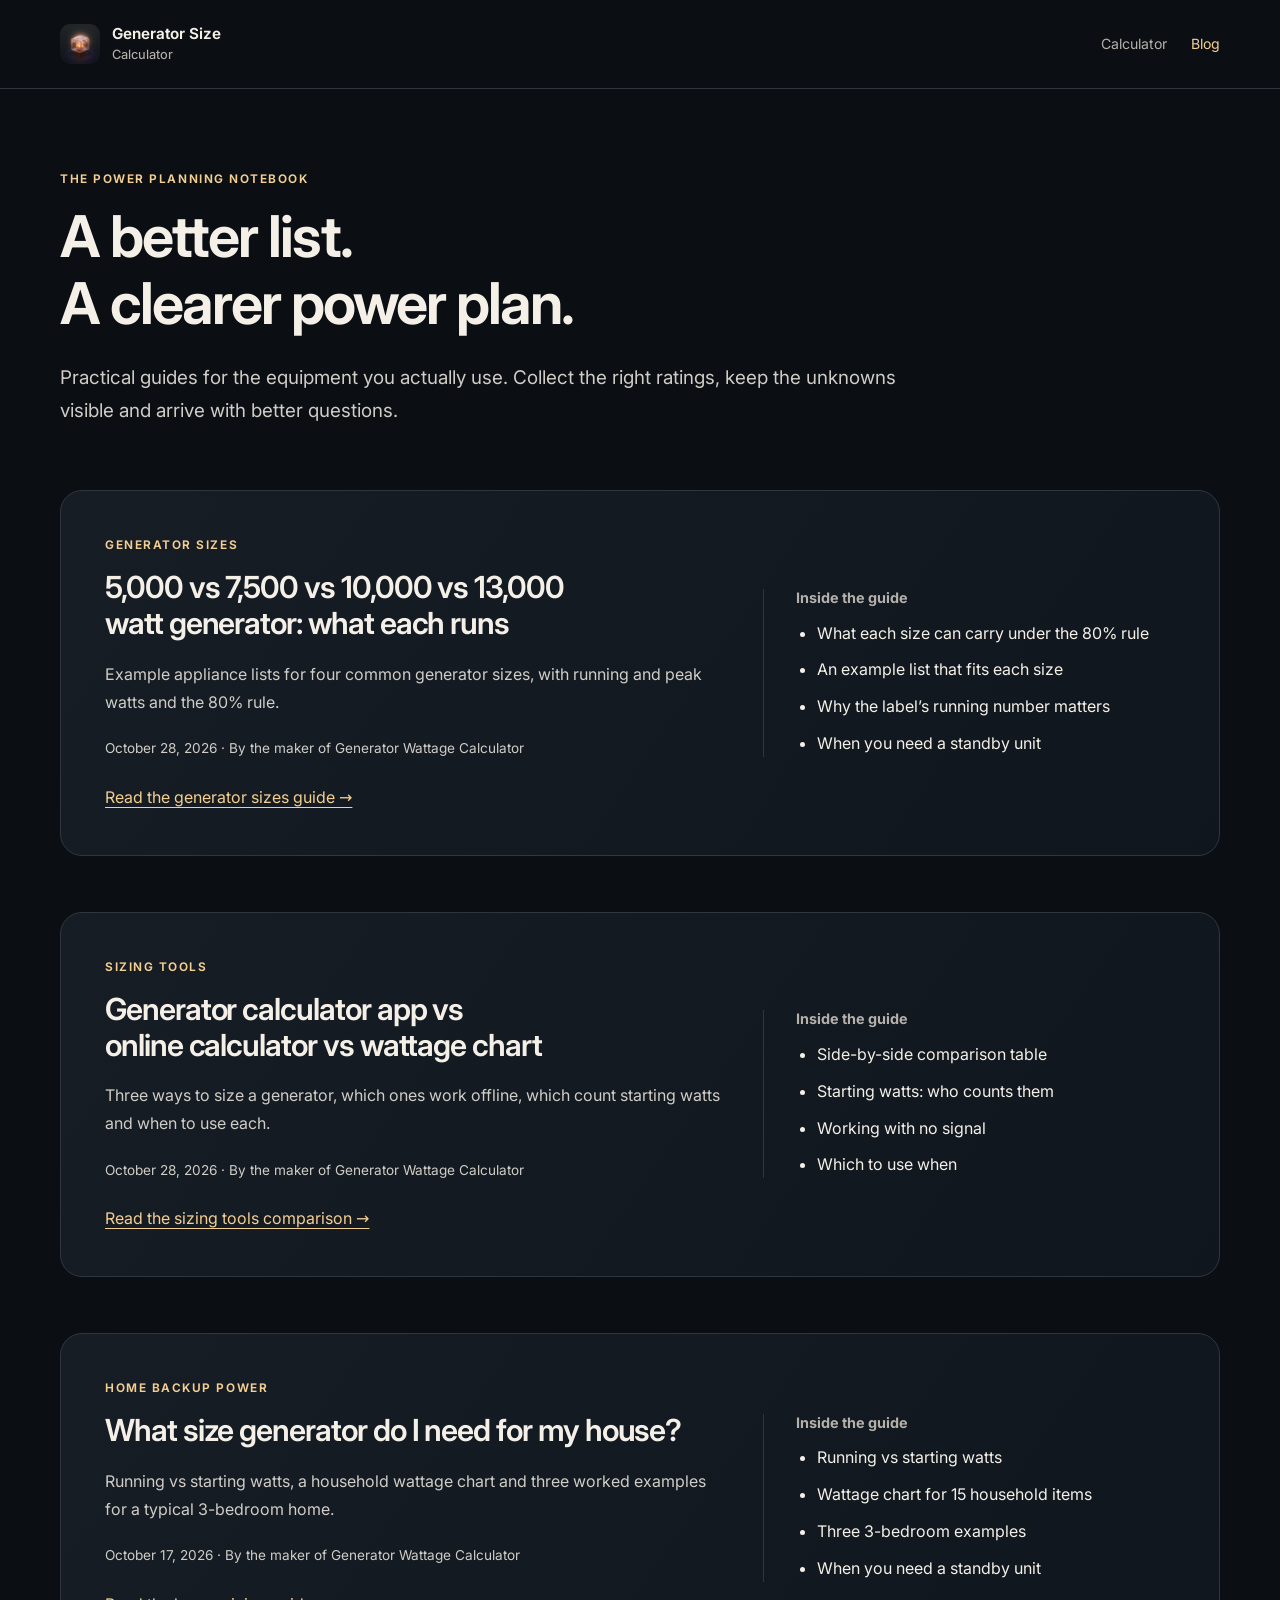
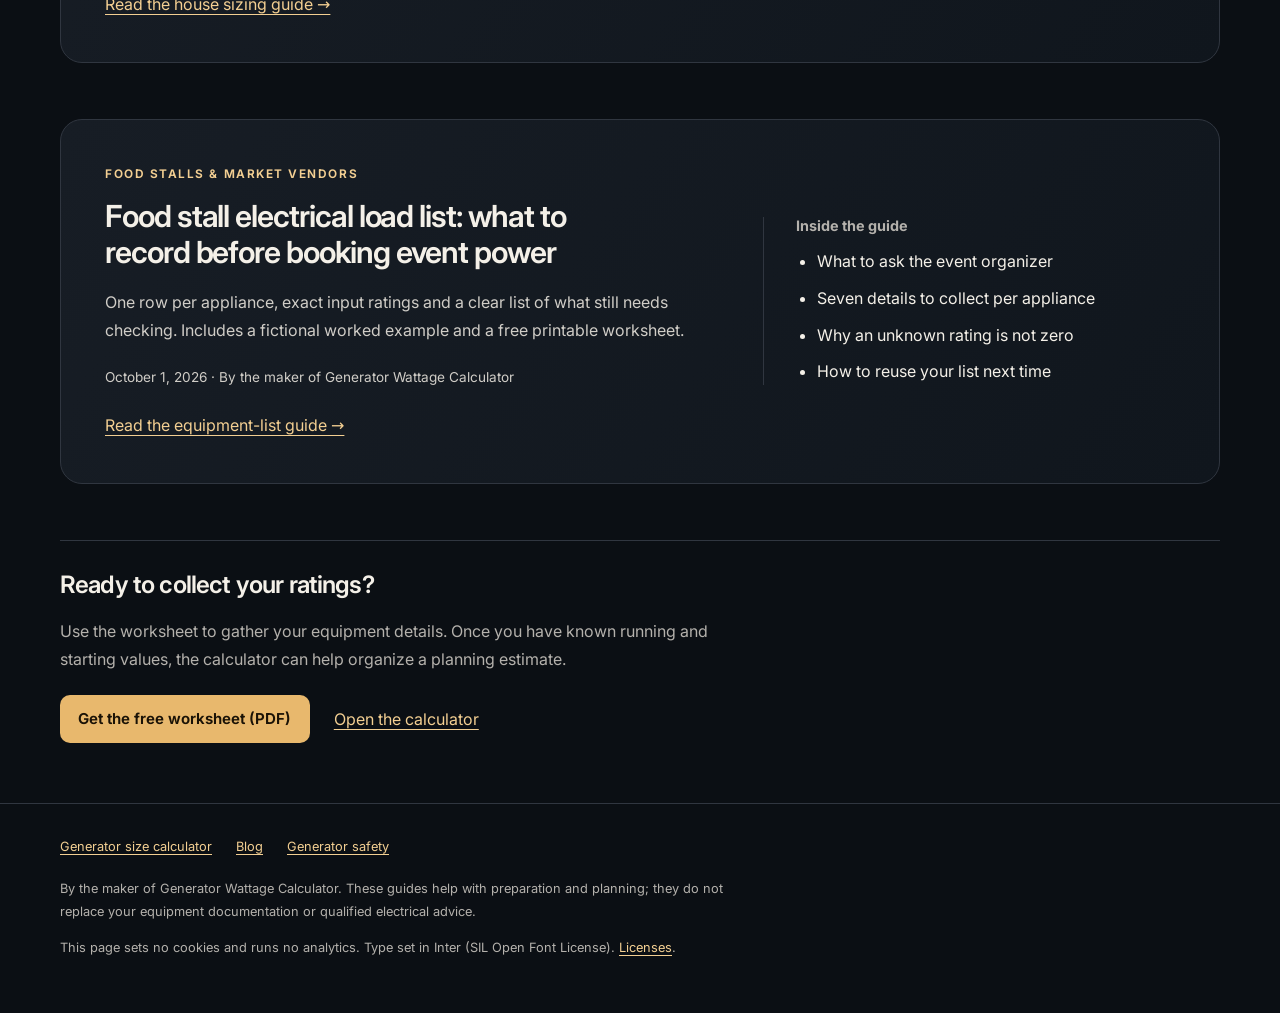
<file: blog/index.html>
<!doctype html>
<html lang="en">
<head>
  <meta charset="utf-8">
  <meta name="viewport" content="width=device-width, initial-scale=1, viewport-fit=cover">
  <meta http-equiv="Content-Security-Policy" content="default-src 'self'; script-src 'none'; style-src 'self' 'sha256-0Ktu3Iv4okUPC+M9S1bM7ARdSIpgAr7q+3cIUfy68gI='; img-src 'self' data:; font-src 'self'; connect-src 'self'; object-src 'none'; base-uri 'none'; form-action 'none'">
  <meta name="referrer" content="strict-origin-when-cross-origin">
  <title>Power Planning Guides | Generator Size Calculator</title>
  <meta name="description" content="Practical equipment-list guides for power planning. Record actual ratings, keep missing information visible and prepare for an event-power discussion.">
  <link rel="canonical" href="https://generatorsizes.com/blog/">
  <meta name="robots" content="index, follow, max-image-preview:large">
  <meta name="theme-color" content="#0B0F14">
  <meta name="color-scheme" content="dark">
  <meta property="og:type" content="website">
  <meta property="og:site_name" content="Generator Size Calculator">
  <meta property="og:title" content="Power planning guides">
  <meta property="og:description" content="Prepare a useful equipment list, record actual ratings and keep unknowns visible before an event-power discussion.">
  <meta property="og:url" content="https://generatorsizes.com/blog/">
  <meta property="og:image" content="https://generatorsizes.com/assets/app-icon.webp">
  <meta property="og:image:alt" content="Generator Wattage Calculator app icon">
  <meta name="twitter:card" content="summary">
  <link rel="icon" href="/favicon.svg" type="image/svg+xml">
  <link rel="apple-touch-icon" href="/apple-touch-icon.png">
  <link rel="preload" href="/assets/inter-latin.woff2" as="font" type="font/woff2" crossorigin>
  <link rel="preload" href="/blog/blog.css" as="style">
  <style>@font-face{font-family:Inter;font-style:normal;font-weight:100 900;font-display:swap;src:url('/assets/inter-latin.woff2') format('woff2')}:root{color-scheme:dark;--bg:#0b0f14;--panel:#121923;--text:#f4f0e8;--muted:#b4b1ac;--amber:#f3cf92;--line:#303640;font-family:Inter,system-ui,-apple-system,'Segoe UI',sans-serif;background:var(--bg);color:var(--text)}*{box-sizing:border-box}html{scroll-padding-top:1.5rem}body{margin:0;font-size:1rem;line-height:1.75;-webkit-font-smoothing:antialiased}a{color:var(--amber);text-underline-offset:.22em;text-decoration-thickness:1px}a:hover{text-decoration-thickness:2px}a:focus-visible,[tabindex]:focus-visible{outline:3px solid var(--amber);outline-offset:5px}img{display:block;max-width:100%}p,ul,ol{margin:0 0 1.35rem}ul,ol{padding-left:1.3rem}li+li{margin-top:.55rem}h1,h2,h3{line-height:1.18;letter-spacing:-.035em;text-wrap:balance}h1{margin:.8rem 0 1.5rem;font-size:clamp(2.15rem,4.5vw,3.65rem);font-weight:650;max-width:22ch}h2{margin:0 0 1.1rem;font-size:clamp(1.45rem,2.6vw,1.9rem);font-weight:620}h3{margin:0 0 .8rem;font-size:1.15rem}strong{color:var(--text);font-weight:650}.wrap{width:min(1160px,calc(100% - 40px));margin-inline:auto}.skip{position:fixed;top:-100px;left:16px;z-index:5;padding:.7rem 1rem;background:var(--amber);color:var(--bg)}.skip:focus{top:12px}.site-header{border-bottom:1px solid var(--line)}.header-inner{min-height:88px;display:flex;align-items:center;justify-content:space-between;gap:20px}.brand{display:flex;align-items:center;gap:12px;text-decoration:none;color:var(--text);font-size:.95rem;line-height:1.3;font-weight:650}.brand img{width:40px;height:40px;border-radius:10px}.brand small{display:block;color:var(--muted);font-size:.8rem;font-weight:450;margin-top:3px}.main-nav{display:flex;gap:24px;font-size:.88rem}.main-nav a{color:var(--muted);text-decoration:none;padding-block:12px}.main-nav a[aria-current],.main-nav a:hover{color:var(--amber)}.hero{padding-block:clamp(42px,7vw,80px) 42px}.eyebrow{margin:0;color:var(--amber);text-transform:uppercase;letter-spacing:.13em;font-size:.74rem;font-weight:650}.lede{max-width:70ch;color:#d0cdc7;font-size:clamp(1.05rem,1.5vw,1.18rem);line-height:1.7}.meta{color:var(--muted);font-size:.85rem}.guide-card{display:grid;grid-template-columns:1.5fr 1fr;gap:40px;padding:clamp(24px,4vw,44px);border:1px solid var(--line);border-radius:22px;background:linear-gradient(125deg,#171d25,#10161d);margin-bottom:56px}.guide-card h2{margin-top:.9rem}.guide-card h2 a{color:var(--text);text-decoration:none}.guide-card h2 a:hover{text-decoration:underline}.guide-card p{color:#d0cdc7}.guide-card .eyebrow{color:var(--amber)}.card-summary{align-self:center;border-left:1px solid var(--line);padding-left:32px}.card-summary h3{font-size:.9rem;letter-spacing:0;color:var(--muted)}.card-summary ul{margin-bottom:0}@media (max-width:859px){.guide-card{grid-template-columns:minmax(0,1fr);gap:22px}.card-summary{border-left:0;border-top:1px solid var(--line);padding:22px 0 0}}@media (max-width:479px){.wrap{width:calc(100% - 32px)}.header-inner{min-height:82px;gap:12px}.brand{font-size:.81rem;gap:8px}.brand img{width:32px;height:32px}.brand small{font-size:.74rem}.main-nav{gap:13px;font-size:.78rem}.hero{padding-top:32px}}</style>
</head>
<body>
  <a class="skip" href="#main">Skip to the guides</a>
  <header class="site-header">
    <div class="wrap header-inner">
      <a class="brand" href="/"><img src="/assets/app-icon.webp" width="40" height="40" alt=""><span>Generator Size<small>Calculator</small></span></a>
      <nav class="main-nav" aria-label="Main navigation"><a href="/#calculator">Calculator</a><a href="/blog/" aria-current="page">Blog</a></nav>
    </div>
  </header>

  <main id="main" class="wrap" tabindex="-1">
    <div class="hero">
      <p class="eyebrow">The power planning notebook</p>
      <h1>A better list.<br>A clearer power plan.</h1>
      <p class="lede">Practical guides for the equipment you actually use. Collect the right ratings, keep the unknowns visible and arrive with better questions.</p>
    </div>

    <article class="guide-card" aria-labelledby="guide-sizes-title">
      <div>
        <p class="eyebrow">Generator sizes</p>
        <h2 id="guide-sizes-title"><a href="/blog/generator-sizes-compared/">5,000 vs 7,500 vs 10,000 vs 13,000 watt generator: what each runs</a></h2>
        <p>Example appliance lists for four common generator sizes, with running and peak watts and the 80% rule.</p>
        <p class="meta"><time datetime="2026-10-28">October 28, 2026</time> · By the maker of Generator Wattage Calculator</p>
        <a href="/blog/generator-sizes-compared/">Read the generator sizes guide <span aria-hidden="true">→</span></a>
      </div>
      <div class="card-summary">
        <h3>Inside the guide</h3>
        <ul>
          <li>What each size can carry under the 80% rule</li>
          <li>An example list that fits each size</li>
          <li>Why the label’s running number matters</li>
          <li>When you need a standby unit</li>
        </ul>
      </div>
    </article>

    <article class="guide-card" aria-labelledby="guide-tools-title">
      <div>
        <p class="eyebrow">Sizing tools</p>
        <h2 id="guide-tools-title"><a href="/blog/generator-calculator-app-vs-online/">Generator calculator app vs online calculator vs wattage chart</a></h2>
        <p>Three ways to size a generator, which ones work offline, which count starting watts and when to use each.</p>
        <p class="meta"><time datetime="2026-10-28">October 28, 2026</time> · By the maker of Generator Wattage Calculator</p>
        <a href="/blog/generator-calculator-app-vs-online/">Read the sizing tools comparison <span aria-hidden="true">→</span></a>
      </div>
      <div class="card-summary">
        <h3>Inside the guide</h3>
        <ul>
          <li>Side-by-side comparison table</li>
          <li>Starting watts: who counts them</li>
          <li>Working with no signal</li>
          <li>Which to use when</li>
        </ul>
      </div>
    </article>

    <article class="guide-card" aria-labelledby="guide-house-title">
      <div>
        <p class="eyebrow">Home backup power</p>
        <h2 id="guide-house-title"><a href="/blog/what-size-generator-for-house/">What size generator do I need for my house?</a></h2>
        <p>Running vs starting watts, a household wattage chart and three worked examples for a typical 3-bedroom home.</p>
        <p class="meta"><time datetime="2026-10-17">October 17, 2026</time> · By the maker of Generator Wattage Calculator</p>
        <a href="/blog/what-size-generator-for-house/">Read the house sizing guide <span aria-hidden="true">→</span></a>
      </div>
      <div class="card-summary">
        <h3>Inside the guide</h3>
        <ul>
          <li>Running vs starting watts</li>
          <li>Wattage chart for 15 household items</li>
          <li>Three 3-bedroom examples</li>
          <li>When you need a standby unit</li>
        </ul>
      </div>
    </article>

    <article class="guide-card" aria-labelledby="guide-title">
      <div>
        <p class="eyebrow">Food stalls &amp; market vendors</p>
        <h2 id="guide-title"><a href="/blog/food-stall-electrical-load-list/">Food stall electrical load list: what to record before booking event power</a></h2>
        <p>One row per appliance, exact input ratings and a clear list of what still needs checking. Includes a fictional worked example and a free printable worksheet.</p>
        <p class="meta"><time datetime="2026-10-01">October 1, 2026</time> · By the maker of Generator Wattage Calculator</p>
        <a href="/blog/food-stall-electrical-load-list/">Read the equipment-list guide <span aria-hidden="true">→</span></a>
      </div>
      <div class="card-summary">
        <h3>Inside the guide</h3>
        <ul>
          <li>What to ask the event organizer</li>
          <li>Seven details to collect per appliance</li>
          <li>Why an unknown rating is not zero</li>
          <li>How to reuse your list next time</li>
        </ul>
      </div>
    </article>

    <section class="resource-strip" aria-labelledby="resources-title">
      <h2 id="resources-title">Ready to collect your ratings?</h2>
      <p>Use the worksheet to gather your equipment details. Once you have known running and starting values, the calculator can help organize a planning estimate.</p>
      <div class="actions"><a class="button" href="/generator-equipment-worksheet.pdf" download>Get the free worksheet (PDF)</a><a href="/#calculator">Open the calculator</a></div>
    </section>
  </main>

  <footer class="site-footer">
    <div class="wrap">
      <nav class="footer-links" aria-label="Footer"><a href="/">Generator size calculator</a><a href="/blog/">Blog</a><a href="/#safety">Generator safety</a></nav>
      <p>By the maker of Generator Wattage Calculator. These guides help with preparation and planning; they do not replace your equipment documentation or qualified electrical advice.</p>
    <p>This page sets no cookies and runs no analytics. Type set in Inter (SIL Open Font License). <a href="/assets/LICENSES.txt">Licenses</a>.</p>
    </div>
  </footer>
  <link rel="stylesheet" href="/blog/blog.css">
</body>
</html>
</file>
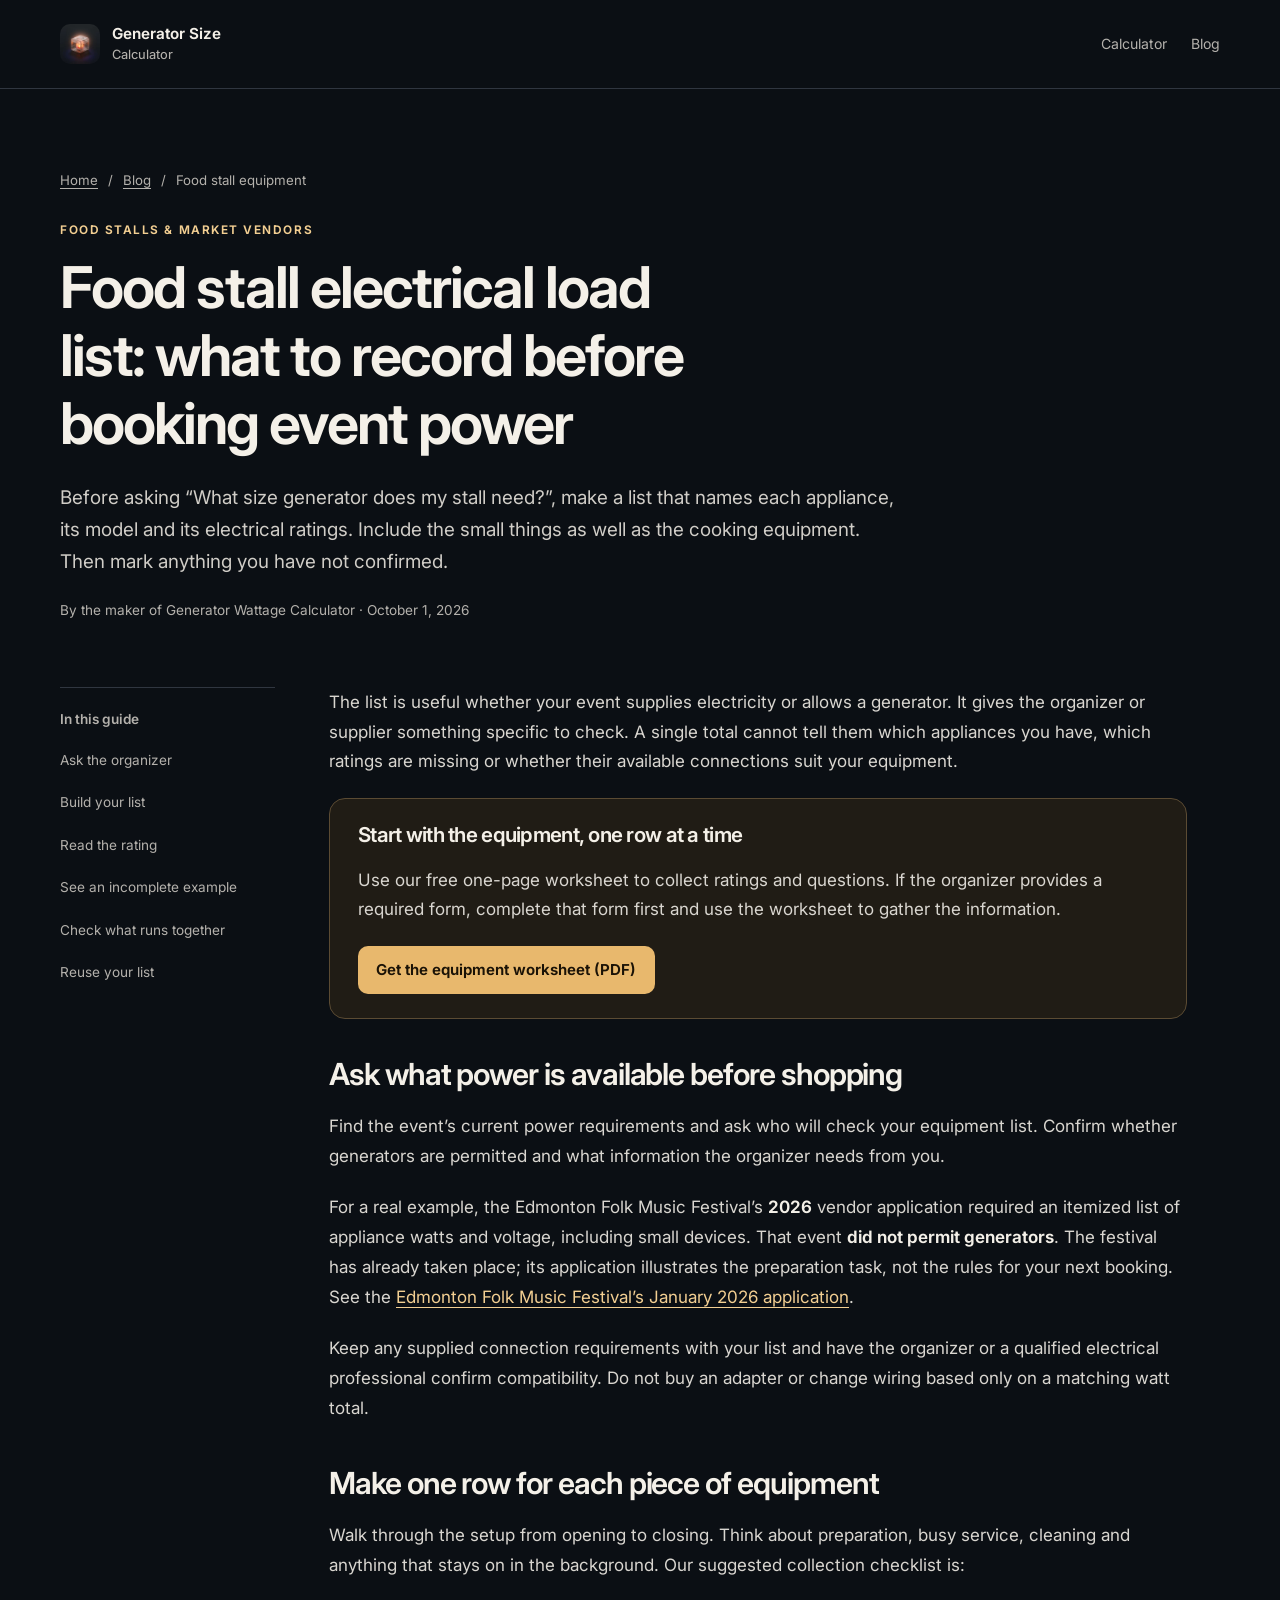
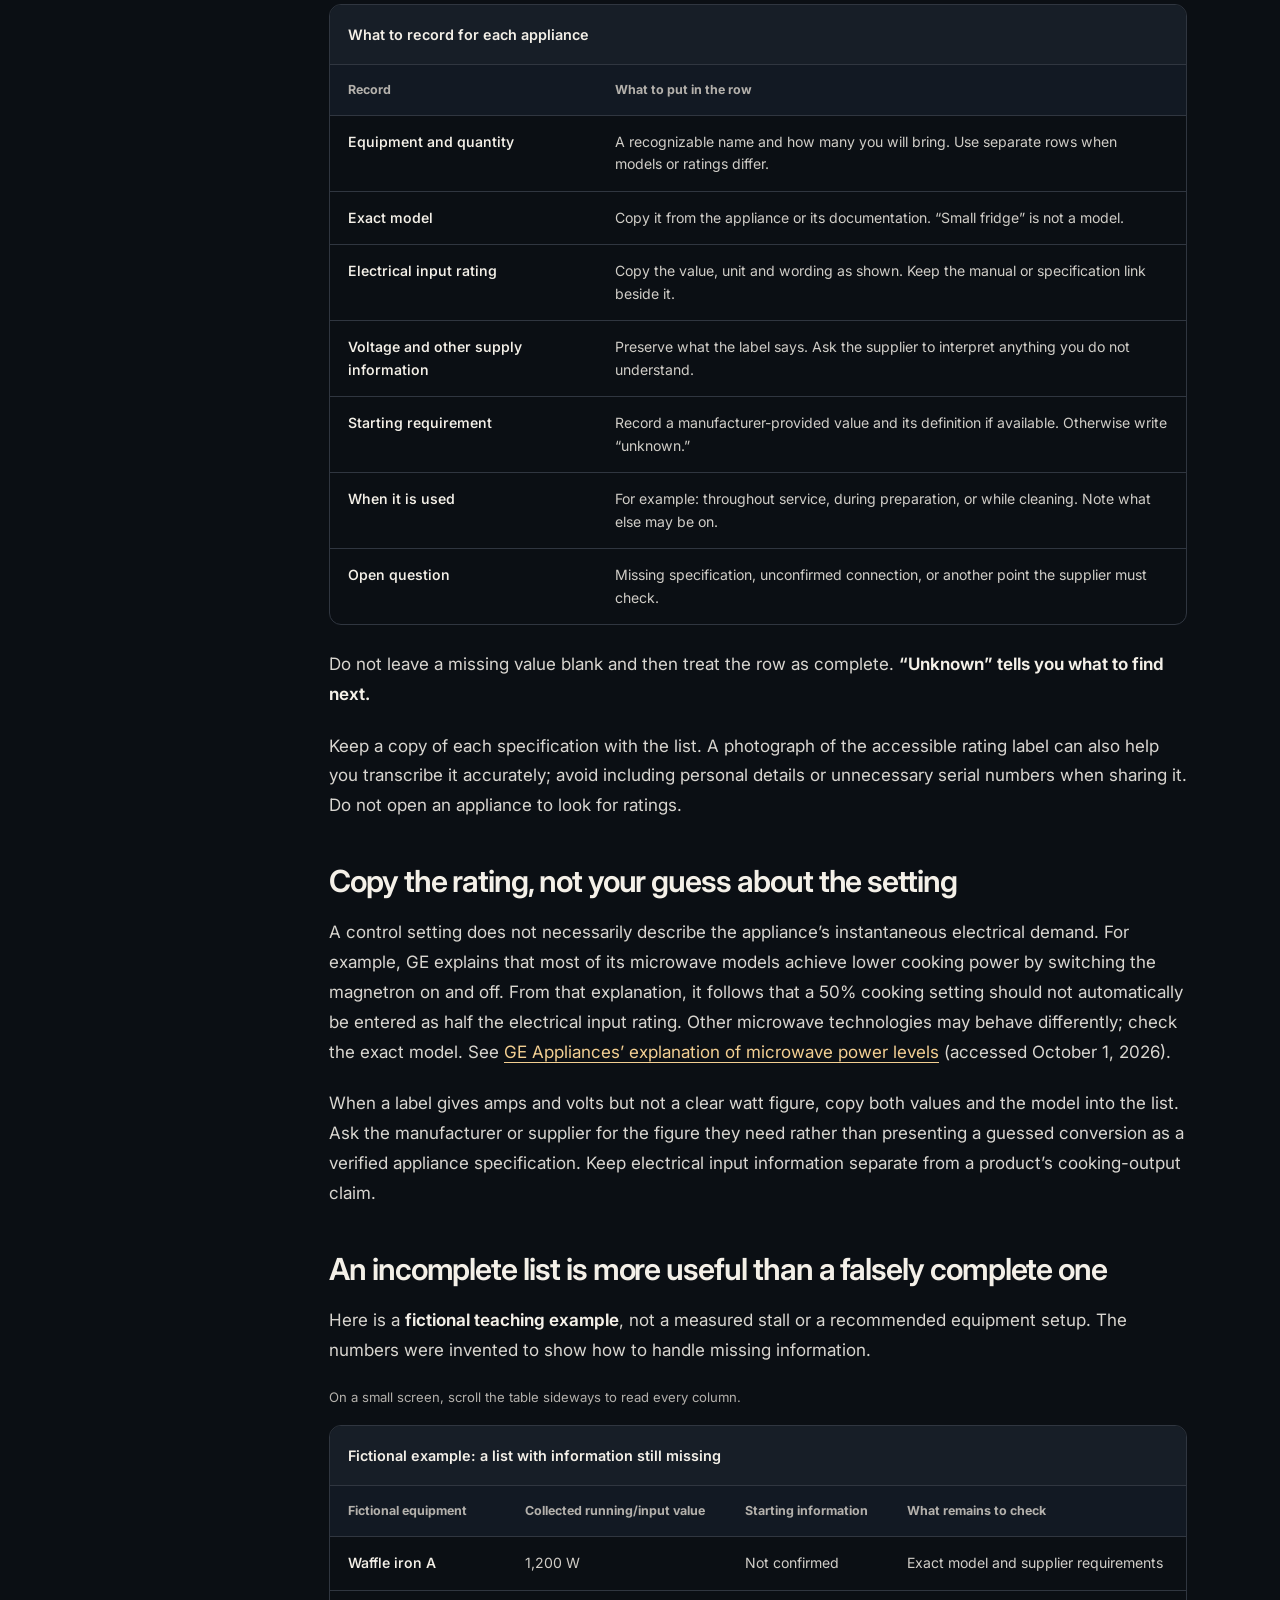
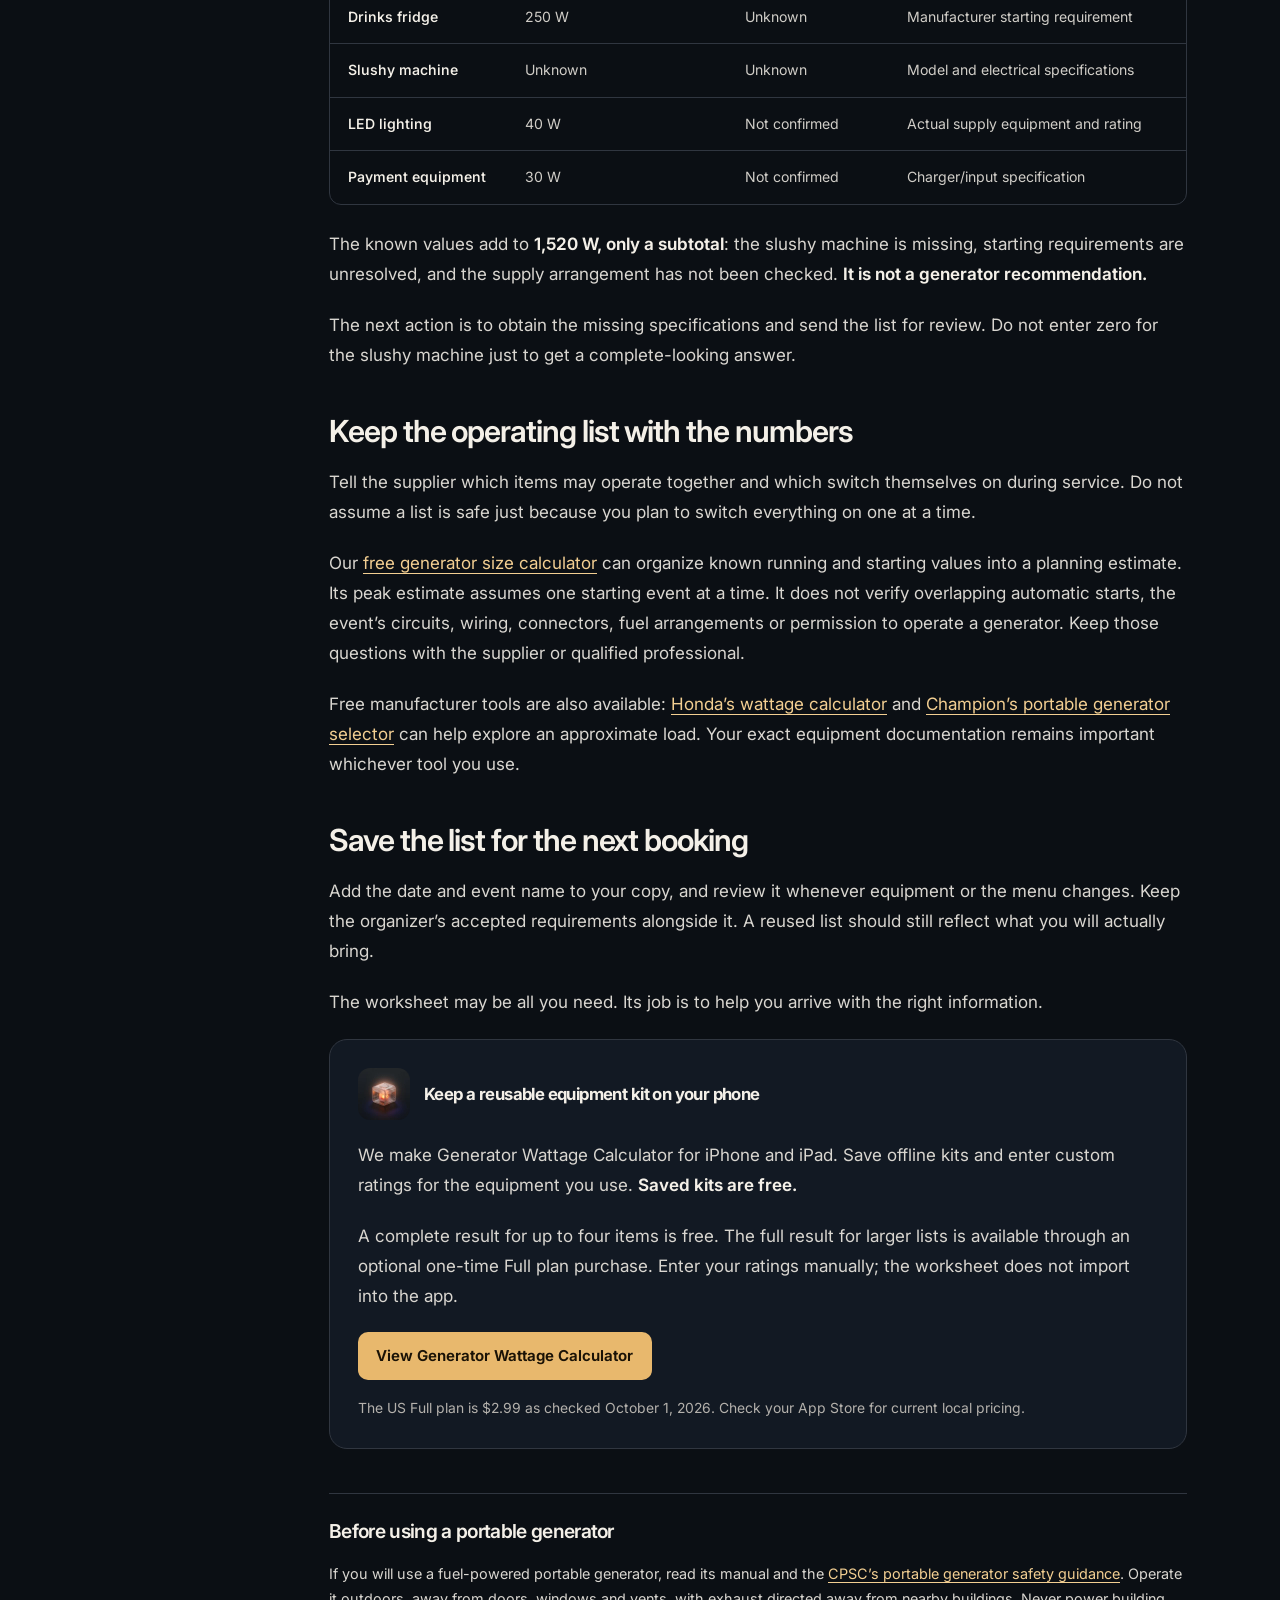
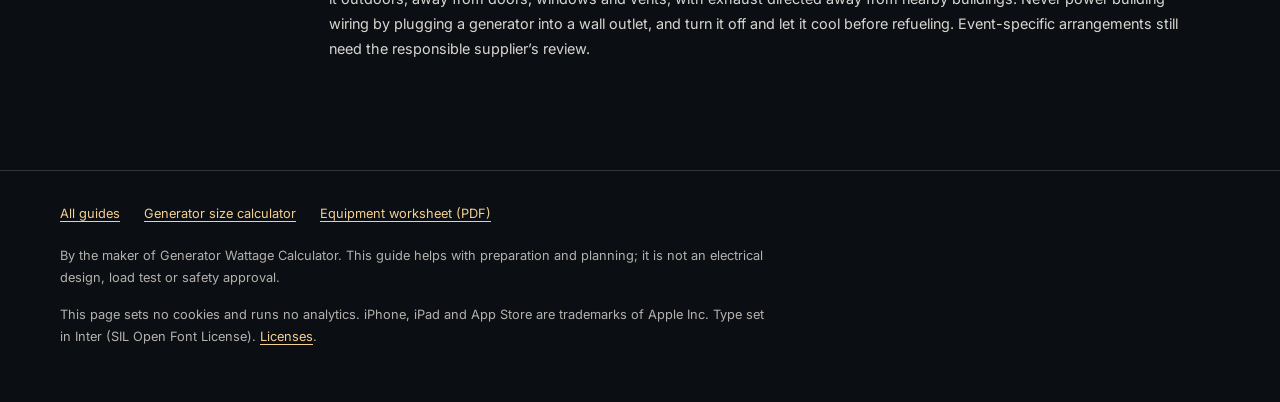
<file: blog/food-stall-electrical-load-list/index.html>
<!doctype html>
<html lang="en">
<head>
  <meta charset="utf-8">
  <meta name="viewport" content="width=device-width, initial-scale=1, viewport-fit=cover">
  <meta http-equiv="Content-Security-Policy" content="default-src 'self'; script-src 'none'; style-src 'self' 'sha256-eE5/Fy8ssP6XSLL6eN8KfbxxMFlKnrmDTipTGgitUbU='; img-src 'self' data:; font-src 'self'; connect-src 'self'; object-src 'none'; base-uri 'none'; form-action 'none'">
  <meta name="referrer" content="strict-origin-when-cross-origin">
  <title>Food Stall Electrical Load List: What to Record</title>
  <meta name="description" content="Build a useful equipment list for your food stall: model numbers, input ratings, voltage and missing startup details. Includes a free printable worksheet.">
  <link rel="canonical" href="https://generatorsizes.com/blog/food-stall-electrical-load-list/">
  <meta name="robots" content="index, follow, max-image-preview:large">
  <meta name="theme-color" content="#0B0F14">
  <meta name="color-scheme" content="dark">
  <meta property="og:type" content="article">
  <meta property="og:site_name" content="Generator Size Calculator">
  <meta property="og:title" content="Food stall electrical load list: what to record before booking event power">
  <meta property="og:description" content="Collect actual appliance ratings, keep missing information visible and prepare a useful equipment list. Includes a free printable worksheet.">
  <meta property="og:url" content="https://generatorsizes.com/blog/food-stall-electrical-load-list/">
  <meta property="og:image" content="https://generatorsizes.com/assets/app-icon.webp">
  <meta property="og:image:alt" content="Generator Wattage Calculator app icon">
  <meta property="article:published_time" content="2026-10-01">
  <meta name="twitter:card" content="summary">
  <link rel="icon" href="/favicon.svg" type="image/svg+xml">
  <link rel="apple-touch-icon" href="/apple-touch-icon.png">
  <link rel="preload" href="/assets/inter-latin.woff2" as="font" type="font/woff2" crossorigin>
  <link rel="preload" href="/blog/blog.css" as="style">
  <style>@font-face{font-family:Inter;font-style:normal;font-weight:100 900;font-display:swap;src:url('/assets/inter-latin.woff2') format('woff2')}:root{color-scheme:dark;--bg:#0b0f14;--panel:#121923;--text:#f4f0e8;--muted:#b4b1ac;--amber:#f3cf92;--line:#303640;font-family:Inter,system-ui,-apple-system,'Segoe UI',sans-serif;background:var(--bg);color:var(--text)}*{box-sizing:border-box}html{scroll-padding-top:1.5rem}body{margin:0;font-size:1rem;line-height:1.75;-webkit-font-smoothing:antialiased}a{color:var(--amber);text-underline-offset:.22em;text-decoration-thickness:1px}a:hover{text-decoration-thickness:2px}a:focus-visible,[tabindex]:focus-visible{outline:3px solid var(--amber);outline-offset:5px}img{display:block;max-width:100%}p,ul,ol{margin:0 0 1.35rem}ul,ol{padding-left:1.3rem}li+li{margin-top:.55rem}h1,h2,h3{line-height:1.18;letter-spacing:-.035em;text-wrap:balance}h1{margin:.8rem 0 1.5rem;font-size:clamp(2.15rem,4.5vw,3.65rem);font-weight:650;max-width:22ch}h2{margin:0 0 1.1rem;font-size:clamp(1.45rem,2.6vw,1.9rem);font-weight:620}h3{margin:0 0 .8rem;font-size:1.15rem}strong{color:var(--text);font-weight:650}.wrap{width:min(1160px,calc(100% - 40px));margin-inline:auto}.skip{position:fixed;top:-100px;left:16px;z-index:5;padding:.7rem 1rem;background:var(--amber);color:var(--bg)}.skip:focus{top:12px}.site-header{border-bottom:1px solid var(--line)}.header-inner{min-height:88px;display:flex;align-items:center;justify-content:space-between;gap:20px}.brand{display:flex;align-items:center;gap:12px;text-decoration:none;color:var(--text);font-size:.95rem;line-height:1.3;font-weight:650}.brand img{width:40px;height:40px;border-radius:10px}.brand small{display:block;color:var(--muted);font-size:.8rem;font-weight:450;margin-top:3px}.main-nav{display:flex;gap:24px;font-size:.88rem}.main-nav a{color:var(--muted);text-decoration:none;padding-block:12px}.main-nav a[aria-current],.main-nav a:hover{color:var(--amber)}.hero{padding-block:clamp(42px,7vw,80px) 42px}.eyebrow{margin:0;color:var(--amber);text-transform:uppercase;letter-spacing:.13em;font-size:.74rem;font-weight:650}.lede{max-width:70ch;color:#d0cdc7;font-size:clamp(1.05rem,1.5vw,1.18rem);line-height:1.7}.meta{color:var(--muted);font-size:.85rem}.breadcrumbs{display:flex;gap:10px;align-items:center;flex-wrap:wrap;margin-bottom:28px;color:var(--muted);font-size:.83rem}.breadcrumbs a{color:var(--muted)}.button{display:inline-flex;align-items:center;justify-content:center;min-height:48px;padding:.75rem 1.15rem;border-radius:10px;background:#e8b86d;color:#1a1206;font-size:.94rem;line-height:1.5;font-weight:650;text-decoration:none;text-align:center}.button:hover{background:var(--amber);text-decoration:none}.actions{display:flex;flex-wrap:wrap;gap:16px 24px;align-items:center;margin-block:22px 0}.article-layout{display:grid;grid-template-columns:215px minmax(0,1fr);gap:54px;align-items:start;padding-bottom:64px}.contents{position:sticky;top:24px;border-top:1px solid var(--line);padding-top:20px;font-size:.85rem}.contents p{color:var(--muted);margin-bottom:12px;font-weight:600}.contents ul{list-style:none;padding:0;margin:0}.contents a{display:block;color:var(--muted);text-decoration:none;padding-block:5px}.contents a:hover{color:var(--amber);text-decoration:underline}.article-body{min-width:0;max-width:78ch;font-size:1.065rem}.article-body section{margin-bottom:44px}.article-body p{color:#d9d6d0}.callout{padding:24px 28px;margin-bottom:38px;border:1px solid #5b4b33;border-radius:16px;background:#201c15}.callout h2{font-size:1.28rem}.callout p:last-child,.callout ul:last-child{margin-bottom:0}@media (max-width:859px){.article-layout{grid-template-columns:minmax(0,1fr);gap:24px}.contents{position:static;padding-top:16px}.contents ul{display:flex;flex-wrap:wrap;gap:4px 22px}.contents li+li{margin-top:0}.article-body{max-width:none}}@media (max-width:479px){.wrap{width:calc(100% - 32px)}.header-inner{min-height:82px;gap:12px}.brand{font-size:.81rem;gap:8px}.brand img{width:32px;height:32px}.brand small{font-size:.74rem}.main-nav{gap:13px;font-size:.78rem}.hero{padding-top:32px}.article-body{font-size:1rem}.callout{padding:21px}}</style>
  <script type="application/ld+json">
  {
    "@context": "https://schema.org",
    "@type": "BlogPosting",
    "headline": "Food stall electrical load list: what to record before booking event power",
    "description": "Build a useful equipment list for your food stall: model numbers, input ratings, voltage and missing startup details. Includes a free printable worksheet.",
    "image": "https://generatorsizes.com/assets/app-icon.webp",
    "datePublished": "2026-10-01",
    "dateModified": "2026-10-01",
    "author": { "@type": "Organization", "name": "Agentica" },
    "publisher": { "@type": "Organization", "name": "Agentica" },
    "mainEntityOfPage": { "@type": "WebPage", "@id": "https://generatorsizes.com/blog/food-stall-electrical-load-list/" }
  }
  </script>
</head>
<body>
  <a class="skip" href="#main">Skip to the article</a>
  <header class="site-header">
    <div class="wrap header-inner">
      <a class="brand" href="/"><img src="/assets/app-icon.webp" width="40" height="40" alt=""><span>Generator Size<small>Calculator</small></span></a>
      <nav class="main-nav" aria-label="Main navigation"><a href="/#calculator">Calculator</a><a href="/blog/">Blog</a></nav>
    </div>
  </header>

  <main id="main" class="wrap" tabindex="-1">
    <article aria-labelledby="article-title">
      <header class="hero">
        <nav class="breadcrumbs" aria-label="Breadcrumb"><a href="/">Home</a><span aria-hidden="true">/</span><a href="/blog/">Blog</a><span aria-hidden="true">/</span><span>Food stall equipment</span></nav>
        <p class="eyebrow">Food stalls &amp; market vendors</p>
        <h1 id="article-title">Food stall electrical load list: what to record before booking event power</h1>
        <p class="lede">Before asking “What size generator does my stall need?”, make a list that names each appliance, its model and its electrical ratings. Include the small things as well as the cooking equipment. Then mark anything you have not confirmed.</p>
        <p class="meta">By the maker of Generator Wattage Calculator · <time datetime="2026-10-01">October 1, 2026</time></p>
      </header>

      <div class="article-layout">
        <nav class="contents" aria-label="In this guide">
          <p>In this guide</p>
          <ul>
            <li><a href="#event-power">Ask the organizer</a></li>
            <li><a href="#equipment-row">Build your list</a></li>
            <li><a href="#input-ratings">Read the rating</a></li>
            <li><a href="#incomplete-example">See an incomplete example</a></li>
            <li><a href="#operating-list">Check what runs together</a></li>
            <li><a href="#save-your-list">Reuse your list</a></li>
          </ul>
        </nav>

        <div class="article-body">
          <p>The list is useful whether your event supplies electricity or allows a generator. It gives the organizer or supplier something specific to check. A single total cannot tell them which appliances you have, which ratings are missing or whether their available connections suit your equipment.</p>

          <aside class="callout" aria-labelledby="worksheet-title">
            <h2 id="worksheet-title">Start with the equipment, one row at a time</h2>
            <p>Use our free one-page worksheet to collect ratings and questions. If the organizer provides a required form, complete that form first and use the worksheet to gather the information.</p>
            <div class="actions"><a class="button" href="/generator-equipment-worksheet.pdf" download>Get the equipment worksheet (PDF)</a></div>
          </aside>

          <section id="event-power" aria-labelledby="event-title">
            <h2 id="event-title">Ask what power is available before shopping</h2>
            <p>Find the event’s current power requirements and ask who will check your equipment list. Confirm whether generators are permitted and what information the organizer needs from you.</p>
            <p>For a real example, the Edmonton Folk Music Festival’s <strong>2026</strong> vendor application required an itemized list of appliance watts and voltage, including small devices. That event <strong>did not permit generators</strong>. The festival has already taken place; its application illustrates the preparation task, not the rules for your next booking. See the <a href="https://edmontonfolkfest.org/wp-content/uploads/2026-Food-Vendor-Application-full.html">Edmonton Folk Music Festival’s January 2026 application</a>.</p>
            <p>Keep any supplied connection requirements with your list and have the organizer or a qualified electrical professional confirm compatibility. Do not buy an adapter or change wiring based only on a matching watt total.</p>
          </section>

          <section id="equipment-row" aria-labelledby="row-title">
            <h2 id="row-title">Make one row for each piece of equipment</h2>
            <p>Walk through the setup from opening to closing. Think about preparation, busy service, cleaning and anything that stays on in the background. Our suggested collection checklist is:</p>
            <div class="table-scroll" role="region" tabindex="0" aria-labelledby="checklist-caption">
              <table>
                <caption id="checklist-caption">What to record for each appliance</caption>
                <thead><tr><th scope="col">Record</th><th scope="col">What to put in the row</th></tr></thead>
                <tbody>
                  <tr><th scope="row">Equipment and quantity</th><td>A recognizable name and how many you will bring. Use separate rows when models or ratings differ.</td></tr>
                  <tr><th scope="row">Exact model</th><td>Copy it from the appliance or its documentation. “Small fridge” is not a model.</td></tr>
                  <tr><th scope="row">Electrical input rating</th><td>Copy the value, unit and wording as shown. Keep the manual or specification link beside it.</td></tr>
                  <tr><th scope="row">Voltage and other supply information</th><td>Preserve what the label says. Ask the supplier to interpret anything you do not understand.</td></tr>
                  <tr><th scope="row">Starting requirement</th><td>Record a manufacturer-provided value and its definition if available. Otherwise write “unknown.”</td></tr>
                  <tr><th scope="row">When it is used</th><td>For example: throughout service, during preparation, or while cleaning. Note what else may be on.</td></tr>
                  <tr><th scope="row">Open question</th><td>Missing specification, unconfirmed connection, or another point the supplier must check.</td></tr>
                </tbody>
              </table>
            </div>
            <p>Do not leave a missing value blank and then treat the row as complete. <strong>“Unknown” tells you what to find next.</strong></p>
            <p>Keep a copy of each specification with the list. A photograph of the accessible rating label can also help you transcribe it accurately; avoid including personal details or unnecessary serial numbers when sharing it. Do not open an appliance to look for ratings.</p>
          </section>

          <section id="input-ratings" aria-labelledby="rating-title">
            <h2 id="rating-title">Copy the rating, not your guess about the setting</h2>
            <p>A control setting does not necessarily describe the appliance’s instantaneous electrical demand. For example, GE explains that most of its microwave models achieve lower cooking power by switching the magnetron on and off. From that explanation, it follows that a 50% cooking setting should not automatically be entered as half the electrical input rating. Other microwave technologies may behave differently; check the exact model. See <a href="https://products.geappliances.com/appliance/gea-support-search-content?contentId=18763">GE Appliances’ explanation of microwave power levels</a> (accessed October 1, 2026).</p>
            <p>When a label gives amps and volts but not a clear watt figure, copy both values and the model into the list. Ask the manufacturer or supplier for the figure they need rather than presenting a guessed conversion as a verified appliance specification. Keep electrical input information separate from a product’s cooking-output claim.</p>
          </section>

          <section id="incomplete-example" aria-labelledby="example-title">
            <h2 id="example-title">An incomplete list is more useful than a falsely complete one</h2>
            <p>Here is a <strong>fictional teaching example</strong>, not a measured stall or a recommended equipment setup. The numbers were invented to show how to handle missing information.</p>
            <p class="table-hint">On a small screen, scroll the table sideways to read every column.</p>
            <div class="table-scroll" role="region" tabindex="0" aria-labelledby="example-caption">
              <table id="example-loads" class="example-table">
                <caption id="example-caption">Fictional example: a list with information still missing</caption>
                <thead><tr><th scope="col">Fictional equipment</th><th scope="col">Collected running/input value</th><th scope="col">Starting information</th><th scope="col">What remains to check</th></tr></thead>
                <tbody>
                  <tr><th scope="row">Waffle iron A</th><td>1,200 W</td><td>Not confirmed</td><td>Exact model and supplier requirements</td></tr>
                  <tr><th scope="row">Drinks fridge</th><td>250 W</td><td>Unknown</td><td>Manufacturer starting requirement</td></tr>
                  <tr><th scope="row">Slushy machine</th><td>Unknown</td><td>Unknown</td><td>Model and electrical specifications</td></tr>
                  <tr><th scope="row">LED lighting</th><td>40 W</td><td>Not confirmed</td><td>Actual supply equipment and rating</td></tr>
                  <tr><th scope="row">Payment equipment</th><td>30 W</td><td>Not confirmed</td><td>Charger/input specification</td></tr>
                </tbody>
              </table>
            </div>
            <p>The known values add to <strong>1,520 W, only a subtotal</strong>: the slushy machine is missing, starting requirements are unresolved, and the supply arrangement has not been checked. <strong>It is not a generator recommendation.</strong></p>
            <p>The next action is to obtain the missing specifications and send the list for review. Do not enter zero for the slushy machine just to get a complete-looking answer.</p>
          </section>

          <section id="operating-list" aria-labelledby="operating-title">
            <h2 id="operating-title">Keep the operating list with the numbers</h2>
            <p>Tell the supplier which items may operate together and which switch themselves on during service. Do not assume a list is safe just because you plan to switch everything on one at a time.</p>
            <p>Our <a href="/#calculator">free generator size calculator</a> can organize known running and starting values into a planning estimate. Its peak estimate assumes one starting event at a time. It does not verify overlapping automatic starts, the event’s circuits, wiring, connectors, fuel arrangements or permission to operate a generator. Keep those questions with the supplier or qualified professional.</p>
            <p>Free manufacturer tools are also available: <a href="https://powerequipment.honda.com/generators/wattage-calculator">Honda’s wattage calculator</a> and <a href="https://www.championpowerequipment.com/generator-selector/">Champion’s portable generator selector</a> can help explore an approximate load. Your exact equipment documentation remains important whichever tool you use.</p>
          </section>

          <section id="save-your-list" aria-labelledby="save-title">
            <h2 id="save-title">Save the list for the next booking</h2>
            <p>Add the date and event name to your copy, and review it whenever equipment or the menu changes. Keep the organizer’s accepted requirements alongside it. A reused list should still reflect what you will actually bring.</p>
            <p>The worksheet may be all you need. Its job is to help you arrive with the right information.</p>
            <aside class="app-card" aria-labelledby="app-title">
              <div class="app-card-header"><img src="/assets/app-icon.webp" alt="" width="52" height="52" loading="lazy"><h3 id="app-title">Keep a reusable equipment kit on your phone</h3></div>
              <p>We make Generator Wattage Calculator for iPhone and iPad. Save offline kits and enter custom ratings for the equipment you use. <strong>Saved kits are free.</strong></p>
              <p>A complete result for up to four items is free. The full result for larger lists is available through an optional one-time Full plan purchase. Enter your ratings manually; the worksheet does not import into the app.</p>
              <a class="button" href="https://apps.apple.com/app/id6803647183?pt=129249633&amp;ct=web-blog-foodstall&amp;mt=8">View Generator Wattage Calculator</a>
              <p class="offer-note">The US Full plan is $2.99 as checked October 1, 2026. Check your App Store for current local pricing.</p>
            </aside>
          </section>

          <section class="safety-note" aria-labelledby="safety-title">
            <h2 id="safety-title">Before using a portable generator</h2>
            <p>If you will use a fuel-powered portable generator, read its manual and the <a href="https://www.cpsc.gov/safety-education/safety-guides/carbon-monoxide/portable-generator-hazards">CPSC’s portable generator safety guidance</a>. Operate it outdoors, away from doors, windows and vents, with exhaust directed away from nearby buildings. Never power building wiring by plugging a generator into a wall outlet, and turn it off and let it cool before refueling. Event-specific arrangements still need the responsible supplier’s review.</p>
          </section>
        </div>
      </div>
    </article>
  </main>

  <footer class="site-footer">
    <div class="wrap">
      <nav class="footer-links" aria-label="Footer"><a href="/blog/">All guides</a><a href="/#calculator">Generator size calculator</a><a href="/generator-equipment-worksheet.pdf">Equipment worksheet (PDF)</a></nav>
      <p>By the maker of Generator Wattage Calculator. This guide helps with preparation and planning; it is not an electrical design, load test or safety approval.</p>
    <p>This page sets no cookies and runs no analytics. iPhone, iPad and App Store are trademarks of Apple Inc. Type set in Inter (SIL Open Font License). <a href="/assets/LICENSES.txt">Licenses</a>.</p>
    </div>
  </footer>
  <link rel="stylesheet" href="/blog/blog.css">
</body>
</html>
</file>
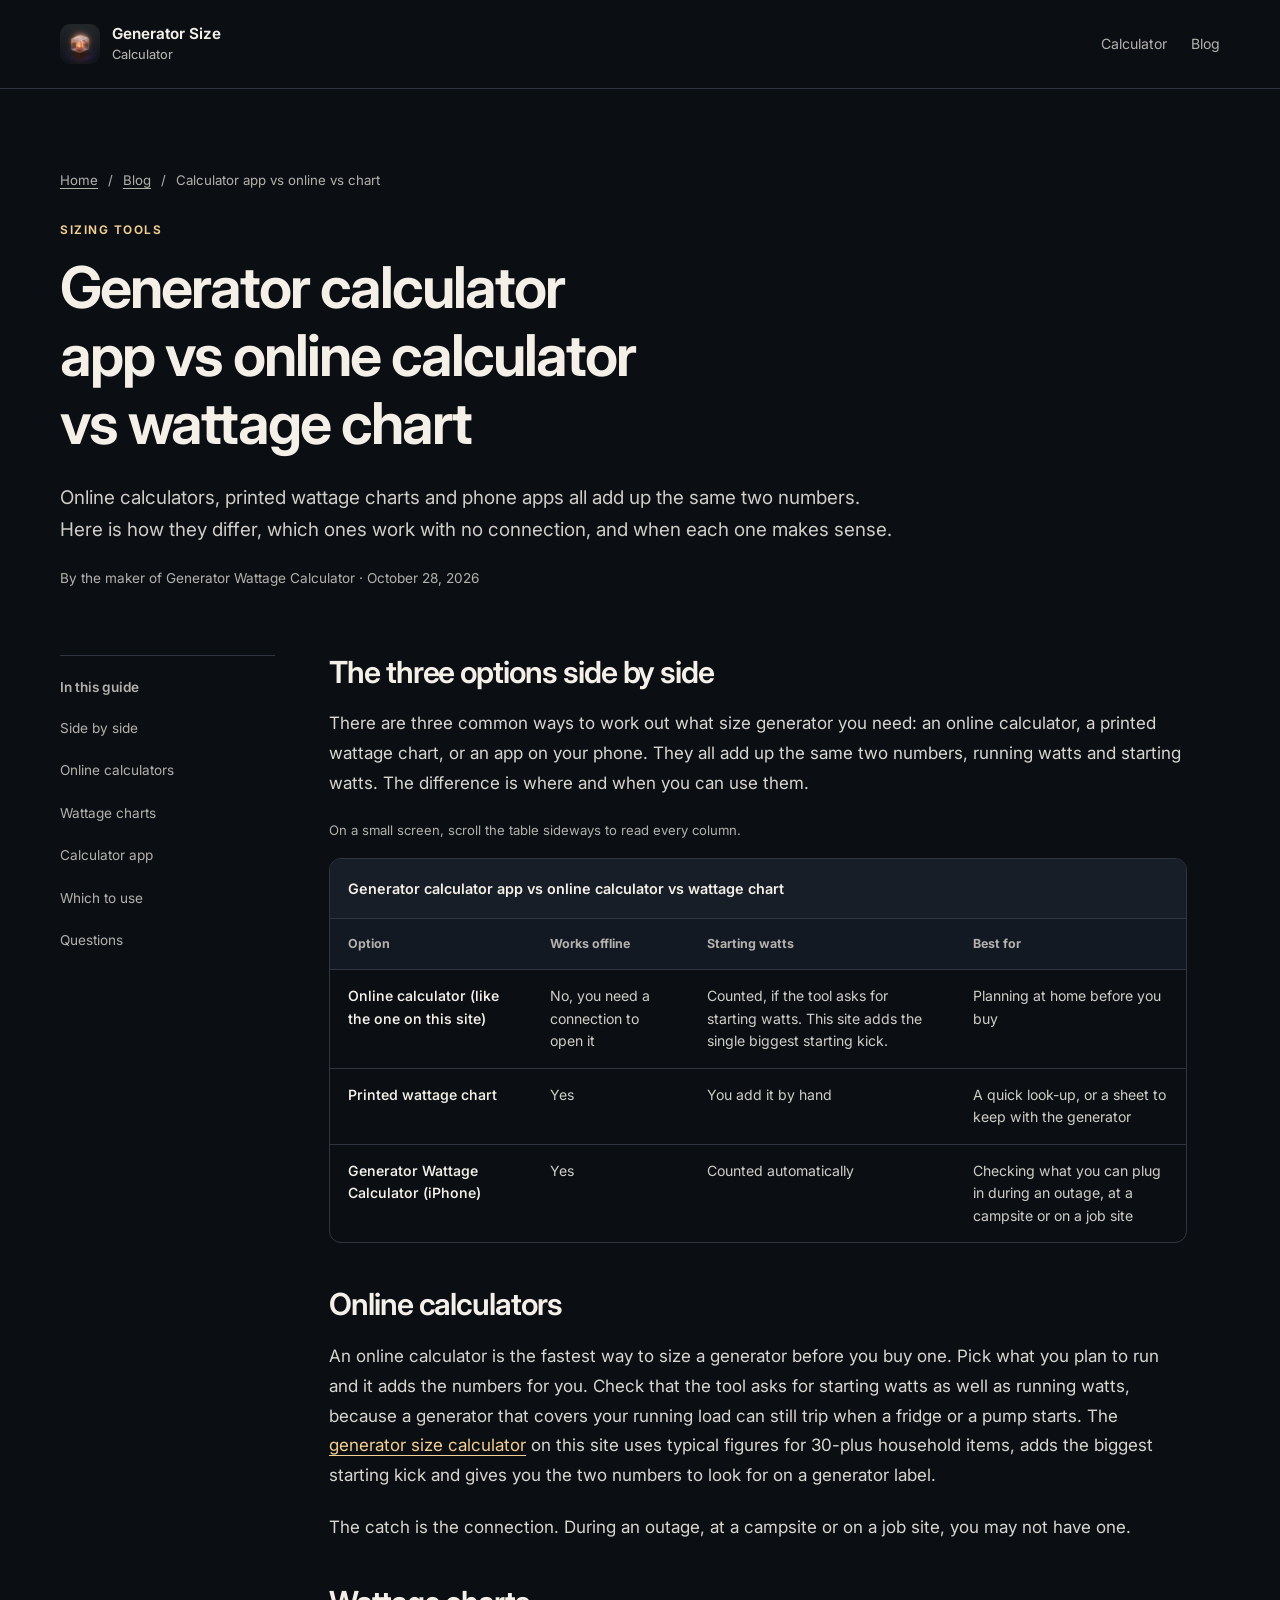
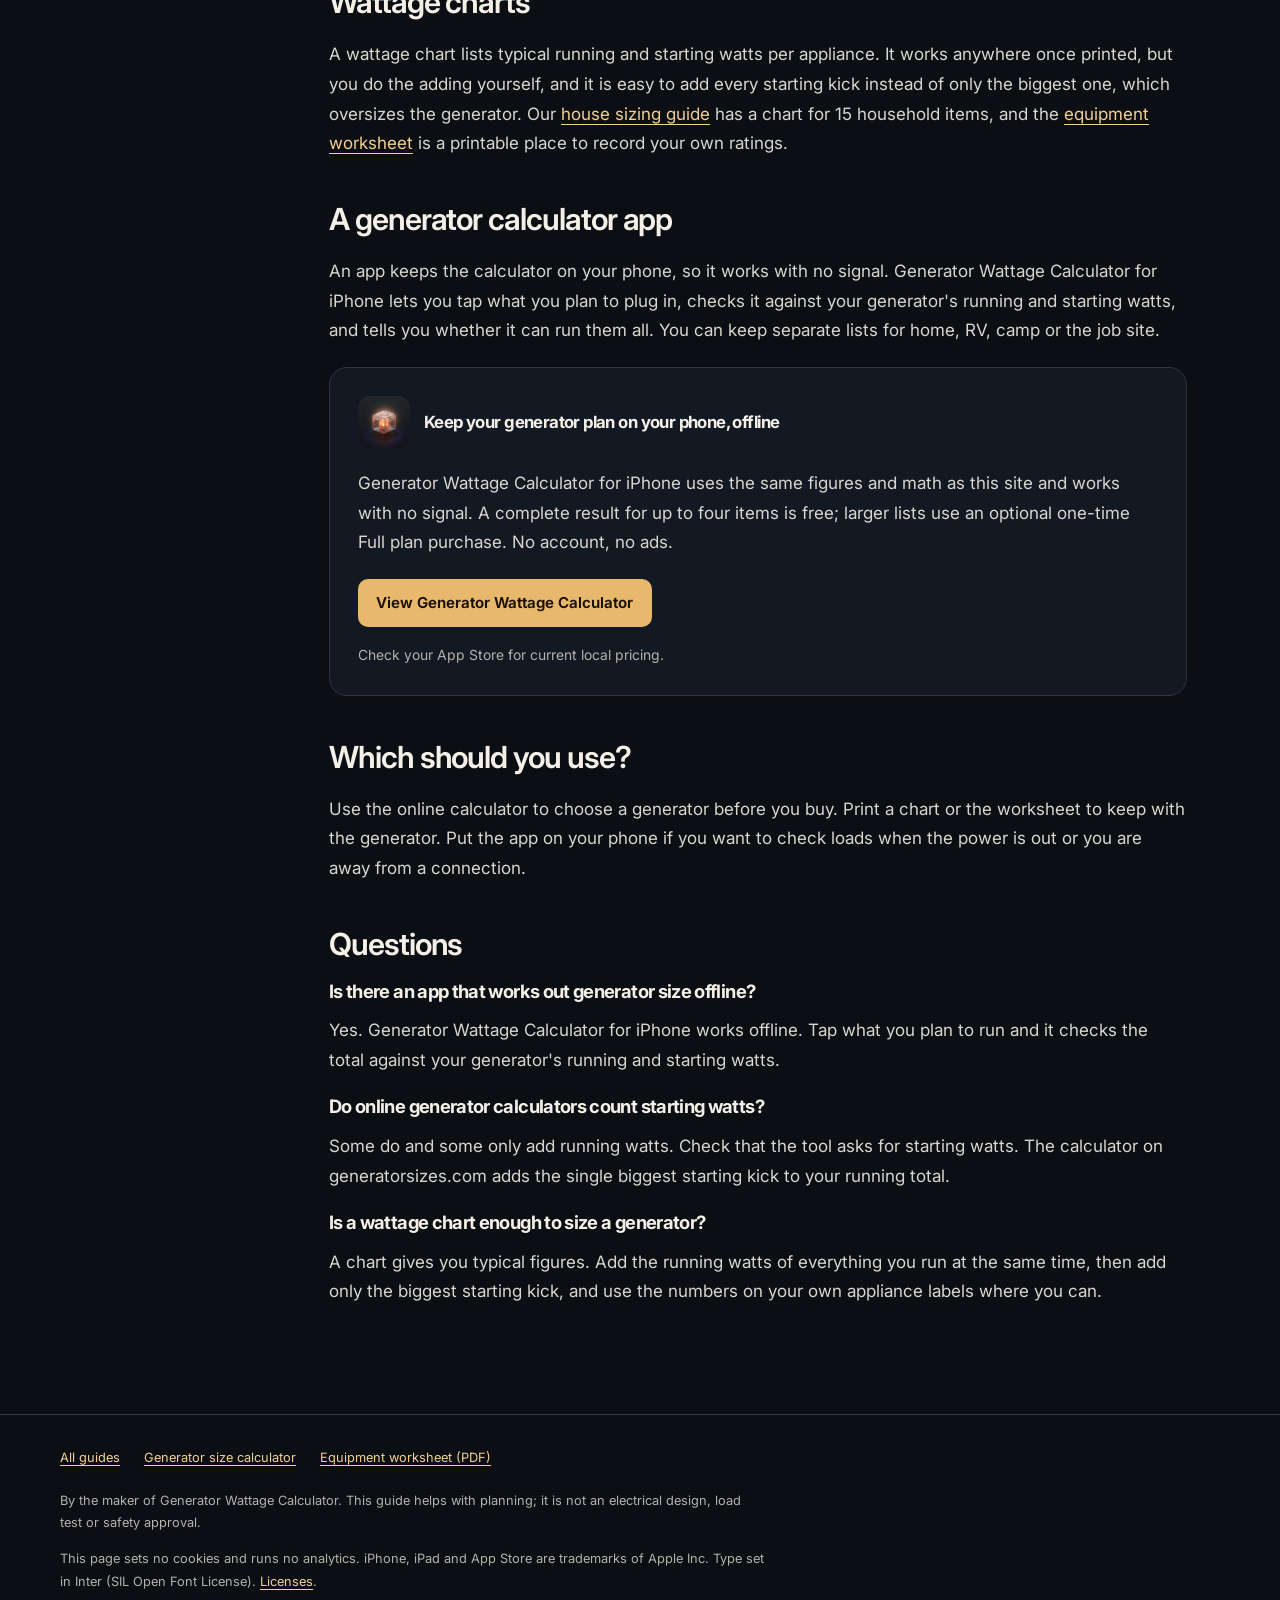
<file: blog/generator-calculator-app-vs-online/index.html>
<!doctype html>
<html lang="en">
<head>
  <meta charset="utf-8">
  <meta name="viewport" content="width=device-width, initial-scale=1, viewport-fit=cover">
  <meta http-equiv="Content-Security-Policy" content="default-src 'self'; script-src 'none'; style-src 'self' 'sha256-eE5/Fy8ssP6XSLL6eN8KfbxxMFlKnrmDTipTGgitUbU='; img-src 'self' data:; font-src 'self'; connect-src 'self'; object-src 'none'; base-uri 'none'; form-action 'none'">
  <meta name="referrer" content="strict-origin-when-cross-origin">
  <title>Generator Calculator App vs Online Calculator vs Wattage Chart</title>
  <meta name="description" content="Three ways to size a generator: an online calculator, a printed wattage chart or an iPhone app. What each one does with starting watts, which work offline and when to use each.">
  <link rel="canonical" href="https://generatorsizes.com/blog/generator-calculator-app-vs-online/">
  <meta name="robots" content="index, follow, max-image-preview:large">
  <meta name="theme-color" content="#0B0F14">
  <meta name="color-scheme" content="dark">
  <meta property="og:type" content="article">
  <meta property="og:site_name" content="Generator Size Calculator">
  <meta property="og:title" content="Generator calculator app vs online calculator vs wattage chart">
  <meta property="og:description" content="Online calculator, printed chart or iPhone app: which works offline, which counts starting watts and when to use each.">
  <meta property="og:url" content="https://generatorsizes.com/blog/generator-calculator-app-vs-online/">
  <meta property="og:image" content="https://generatorsizes.com/assets/app-icon.webp">
  <meta property="og:image:alt" content="Generator Wattage Calculator app icon">
  <meta property="article:published_time" content="2026-10-28">
  <meta name="twitter:card" content="summary">
  <link rel="icon" href="/favicon.svg" type="image/svg+xml">
  <link rel="apple-touch-icon" href="/apple-touch-icon.png">
  <link rel="preload" href="/assets/inter-latin.woff2" as="font" type="font/woff2" crossorigin>
  <link rel="preload" href="/blog/blog.css" as="style">
  <style>@font-face{font-family:Inter;font-style:normal;font-weight:100 900;font-display:swap;src:url('/assets/inter-latin.woff2') format('woff2')}:root{color-scheme:dark;--bg:#0b0f14;--panel:#121923;--text:#f4f0e8;--muted:#b4b1ac;--amber:#f3cf92;--line:#303640;font-family:Inter,system-ui,-apple-system,'Segoe UI',sans-serif;background:var(--bg);color:var(--text)}*{box-sizing:border-box}html{scroll-padding-top:1.5rem}body{margin:0;font-size:1rem;line-height:1.75;-webkit-font-smoothing:antialiased}a{color:var(--amber);text-underline-offset:.22em;text-decoration-thickness:1px}a:hover{text-decoration-thickness:2px}a:focus-visible,[tabindex]:focus-visible{outline:3px solid var(--amber);outline-offset:5px}img{display:block;max-width:100%}p,ul,ol{margin:0 0 1.35rem}ul,ol{padding-left:1.3rem}li+li{margin-top:.55rem}h1,h2,h3{line-height:1.18;letter-spacing:-.035em;text-wrap:balance}h1{margin:.8rem 0 1.5rem;font-size:clamp(2.15rem,4.5vw,3.65rem);font-weight:650;max-width:22ch}h2{margin:0 0 1.1rem;font-size:clamp(1.45rem,2.6vw,1.9rem);font-weight:620}h3{margin:0 0 .8rem;font-size:1.15rem}strong{color:var(--text);font-weight:650}.wrap{width:min(1160px,calc(100% - 40px));margin-inline:auto}.skip{position:fixed;top:-100px;left:16px;z-index:5;padding:.7rem 1rem;background:var(--amber);color:var(--bg)}.skip:focus{top:12px}.site-header{border-bottom:1px solid var(--line)}.header-inner{min-height:88px;display:flex;align-items:center;justify-content:space-between;gap:20px}.brand{display:flex;align-items:center;gap:12px;text-decoration:none;color:var(--text);font-size:.95rem;line-height:1.3;font-weight:650}.brand img{width:40px;height:40px;border-radius:10px}.brand small{display:block;color:var(--muted);font-size:.8rem;font-weight:450;margin-top:3px}.main-nav{display:flex;gap:24px;font-size:.88rem}.main-nav a{color:var(--muted);text-decoration:none;padding-block:12px}.main-nav a[aria-current],.main-nav a:hover{color:var(--amber)}.hero{padding-block:clamp(42px,7vw,80px) 42px}.eyebrow{margin:0;color:var(--amber);text-transform:uppercase;letter-spacing:.13em;font-size:.74rem;font-weight:650}.lede{max-width:70ch;color:#d0cdc7;font-size:clamp(1.05rem,1.5vw,1.18rem);line-height:1.7}.meta{color:var(--muted);font-size:.85rem}.breadcrumbs{display:flex;gap:10px;align-items:center;flex-wrap:wrap;margin-bottom:28px;color:var(--muted);font-size:.83rem}.breadcrumbs a{color:var(--muted)}.button{display:inline-flex;align-items:center;justify-content:center;min-height:48px;padding:.75rem 1.15rem;border-radius:10px;background:#e8b86d;color:#1a1206;font-size:.94rem;line-height:1.5;font-weight:650;text-decoration:none;text-align:center}.button:hover{background:var(--amber);text-decoration:none}.actions{display:flex;flex-wrap:wrap;gap:16px 24px;align-items:center;margin-block:22px 0}.article-layout{display:grid;grid-template-columns:215px minmax(0,1fr);gap:54px;align-items:start;padding-bottom:64px}.contents{position:sticky;top:24px;border-top:1px solid var(--line);padding-top:20px;font-size:.85rem}.contents p{color:var(--muted);margin-bottom:12px;font-weight:600}.contents ul{list-style:none;padding:0;margin:0}.contents a{display:block;color:var(--muted);text-decoration:none;padding-block:5px}.contents a:hover{color:var(--amber);text-decoration:underline}.article-body{min-width:0;max-width:78ch;font-size:1.065rem}.article-body section{margin-bottom:44px}.article-body p{color:#d9d6d0}.callout{padding:24px 28px;margin-bottom:38px;border:1px solid #5b4b33;border-radius:16px;background:#201c15}.callout h2{font-size:1.28rem}.callout p:last-child,.callout ul:last-child{margin-bottom:0}@media (max-width:859px){.article-layout{grid-template-columns:minmax(0,1fr);gap:24px}.contents{position:static;padding-top:16px}.contents ul{display:flex;flex-wrap:wrap;gap:4px 22px}.contents li+li{margin-top:0}.article-body{max-width:none}}@media (max-width:479px){.wrap{width:calc(100% - 32px)}.header-inner{min-height:82px;gap:12px}.brand{font-size:.81rem;gap:8px}.brand img{width:32px;height:32px}.brand small{font-size:.74rem}.main-nav{gap:13px;font-size:.78rem}.hero{padding-top:32px}.article-body{font-size:1rem}.callout{padding:21px}}</style>
  <script type="application/ld+json">
  {"@context": "https://schema.org", "@type": "BlogPosting", "headline": "Generator calculator app vs online calculator vs wattage chart", "description": "Three ways to size a generator: an online calculator, a printed wattage chart or an iPhone app. What each one does with starting watts, which work offline and when to use each.", "image": "https://generatorsizes.com/assets/app-icon.webp", "datePublished": "2026-10-28", "dateModified": "2026-10-28", "author": {"@type": "Organization", "name": "Agentica"}, "publisher": {"@type": "Organization", "name": "Agentica"}, "mainEntityOfPage": {"@type": "WebPage", "@id": "https://generatorsizes.com/blog/generator-calculator-app-vs-online/"}}
  </script>
  <script type="application/ld+json">
  {"@context": "https://schema.org", "@type": "FAQPage", "mainEntity": [{"@type": "Question", "name": "Is there an app that works out generator size offline?", "acceptedAnswer": {"@type": "Answer", "text": "Yes. Generator Wattage Calculator for iPhone works offline. Tap what you plan to run and it checks the total against your generator's running and starting watts."}}, {"@type": "Question", "name": "Do online generator calculators count starting watts?", "acceptedAnswer": {"@type": "Answer", "text": "Some do and some only add running watts. Check that the tool asks for starting watts. The calculator on generatorsizes.com adds the single biggest starting kick to your running total."}}, {"@type": "Question", "name": "Is a wattage chart enough to size a generator?", "acceptedAnswer": {"@type": "Answer", "text": "A chart gives you typical figures. Add the running watts of everything you run at the same time, then add only the biggest starting kick, and use the numbers on your own appliance labels where you can."}}]}
  </script>
</head>
<body>
  <a class="skip" href="#main">Skip to the article</a>
  <header class="site-header">
    <div class="wrap header-inner">
      <a class="brand" href="/"><img src="/assets/app-icon.webp" width="40" height="40" alt=""><span>Generator Size<small>Calculator</small></span></a>
      <nav class="main-nav" aria-label="Main navigation"><a href="/#calculator">Calculator</a><a href="/blog/">Blog</a></nav>
    </div>
  </header>

  <main id="main" class="wrap" tabindex="-1">
    <article aria-labelledby="article-title">
      <header class="hero">
        <nav class="breadcrumbs" aria-label="Breadcrumb"><a href="/">Home</a><span aria-hidden="true">/</span><a href="/blog/">Blog</a><span aria-hidden="true">/</span><span>Calculator app vs online vs chart</span></nav>
        <p class="eyebrow">Sizing tools</p>
        <h1 id="article-title">Generator calculator app vs online calculator vs wattage chart</h1>
        <p class="lede">Online calculators, printed wattage charts and phone apps all add up the same two numbers. Here is how they differ, which ones work with no connection, and when each one makes sense.</p>
        <p class="meta">By the maker of Generator Wattage Calculator · <time datetime="2026-10-28">October 28, 2026</time></p>
      </header>

      <div class="article-layout">
        <nav class="contents" aria-label="In this guide">
          <p>In this guide</p>
          <ul>
            <li><a href="#compare">Side by side</a></li>
            <li><a href="#online">Online calculators</a></li>
            <li><a href="#chart">Wattage charts</a></li>
            <li><a href="#app">Calculator app</a></li>
            <li><a href="#which">Which to use</a></li>
            <li><a href="#faq">Questions</a></li>
          </ul>
        </nav>

        <div class="article-body">
          <section id="compare" aria-labelledby="compare-title">
            <h2 id="compare-title">The three options side by side</h2>
            <p>There are three common ways to work out what size generator you need: an online calculator, a printed wattage chart, or an app on your phone. They all add up the same two numbers, running watts and starting watts. The difference is where and when you can use them.</p>
            <p class="table-hint">On a small screen, scroll the table sideways to read every column.</p>
            <div class="table-scroll" role="region" tabindex="0" aria-labelledby="compare-caption">
              <table>
                <caption id="compare-caption">Generator calculator app vs online calculator vs wattage chart</caption>
                <thead><tr><th scope="col">Option</th><th scope="col">Works offline</th><th scope="col">Starting watts</th><th scope="col">Best for</th></tr></thead>
                <tbody>
                  <tr><th scope="row">Online calculator (like the one on this site)</th><td>No, you need a connection to open it</td><td>Counted, if the tool asks for starting watts. This site adds the single biggest starting kick.</td><td>Planning at home before you buy</td></tr>
                  <tr><th scope="row">Printed wattage chart</th><td>Yes</td><td>You add it by hand</td><td>A quick look-up, or a sheet to keep with the generator</td></tr>
                  <tr><th scope="row">Generator Wattage Calculator (iPhone)</th><td>Yes</td><td>Counted automatically</td><td>Checking what you can plug in during an outage, at a campsite or on a job site</td></tr>
                </tbody>
              </table>
            </div>
          </section>

          <section id="online" aria-labelledby="online-title">
            <h2 id="online-title">Online calculators</h2>
            <p>An online calculator is the fastest way to size a generator before you buy one. Pick what you plan to run and it adds the numbers for you. Check that the tool asks for starting watts as well as running watts, because a generator that covers your running load can still trip when a fridge or a pump starts. The <a href="/#calculator">generator size calculator</a> on this site uses typical figures for 30-plus household items, adds the biggest starting kick and gives you the two numbers to look for on a generator label.</p>
            <p>The catch is the connection. During an outage, at a campsite or on a job site, you may not have one.</p>
          </section>

          <section id="chart" aria-labelledby="chart-title">
            <h2 id="chart-title">Wattage charts</h2>
            <p>A wattage chart lists typical running and starting watts per appliance. It works anywhere once printed, but you do the adding yourself, and it is easy to add every starting kick instead of only the biggest one, which oversizes the generator. Our <a href="/blog/what-size-generator-for-house/">house sizing guide</a> has a chart for 15 household items, and the <a href="/generator-equipment-worksheet.pdf">equipment worksheet</a> is a printable place to record your own ratings.</p>
          </section>

          <section id="app" aria-labelledby="app-sec-title">
            <h2 id="app-sec-title">A generator calculator app</h2>
            <p>An app keeps the calculator on your phone, so it works with no signal. Generator Wattage Calculator for iPhone lets you tap what you plan to plug in, checks it against your generator's running and starting watts, and tells you whether it can run them all. You can keep separate lists for home, RV, camp or the job site.</p>
            <aside class="app-card" aria-labelledby="app-title">
              <div class="app-card-header"><img src="/assets/app-icon.webp" alt="" width="52" height="52" loading="lazy"><h3 id="app-title">Keep your generator plan on your phone, offline</h3></div>
              <p>Generator Wattage Calculator for iPhone uses the same figures and math as this site and works with no signal. A complete result for up to four items is free; larger lists use an optional one-time Full plan purchase. No account, no ads.</p>
              <a class="button" href="https://apps.apple.com/app/apple-store/id6803647183?pt=129249633&amp;ct=seo_gwc_gs_compare&amp;mt=8">View Generator Wattage Calculator</a>
              <p class="offer-note">Check your App Store for current local pricing.</p>
            </aside>
          </section>

          <section id="which" aria-labelledby="which-title">
            <h2 id="which-title">Which should you use?</h2>
            <p>Use the online calculator to choose a generator before you buy. Print a chart or the worksheet to keep with the generator. Put the app on your phone if you want to check loads when the power is out or you are away from a connection.</p>
          </section>

          <section id="faq" aria-labelledby="faq-title">
            <h2 id="faq-title">Questions</h2>
            <h3>Is there an app that works out generator size offline?</h3>
            <p>Yes. Generator Wattage Calculator for iPhone works offline. Tap what you plan to run and it checks the total against your generator&#x27;s running and starting watts.</p>
            <h3>Do online generator calculators count starting watts?</h3>
            <p>Some do and some only add running watts. Check that the tool asks for starting watts. The calculator on generatorsizes.com adds the single biggest starting kick to your running total.</p>
            <h3>Is a wattage chart enough to size a generator?</h3>
            <p>A chart gives you typical figures. Add the running watts of everything you run at the same time, then add only the biggest starting kick, and use the numbers on your own appliance labels where you can.</p>
          </section>
        </div>
      </div>
    </article>
  </main>

  <footer class="site-footer">
    <div class="wrap">
      <nav class="footer-links" aria-label="Footer"><a href="/blog/">All guides</a><a href="/#calculator">Generator size calculator</a><a href="/generator-equipment-worksheet.pdf">Equipment worksheet (PDF)</a></nav>
      <p>By the maker of Generator Wattage Calculator. This guide helps with planning; it is not an electrical design, load test or safety approval.</p>
    <p>This page sets no cookies and runs no analytics. iPhone, iPad and App Store are trademarks of Apple Inc. Type set in Inter (SIL Open Font License). <a href="/assets/LICENSES.txt">Licenses</a>.</p>
    </div>
  </footer>
  <link rel="stylesheet" href="/blog/blog.css">
</body>
</html>
</file>
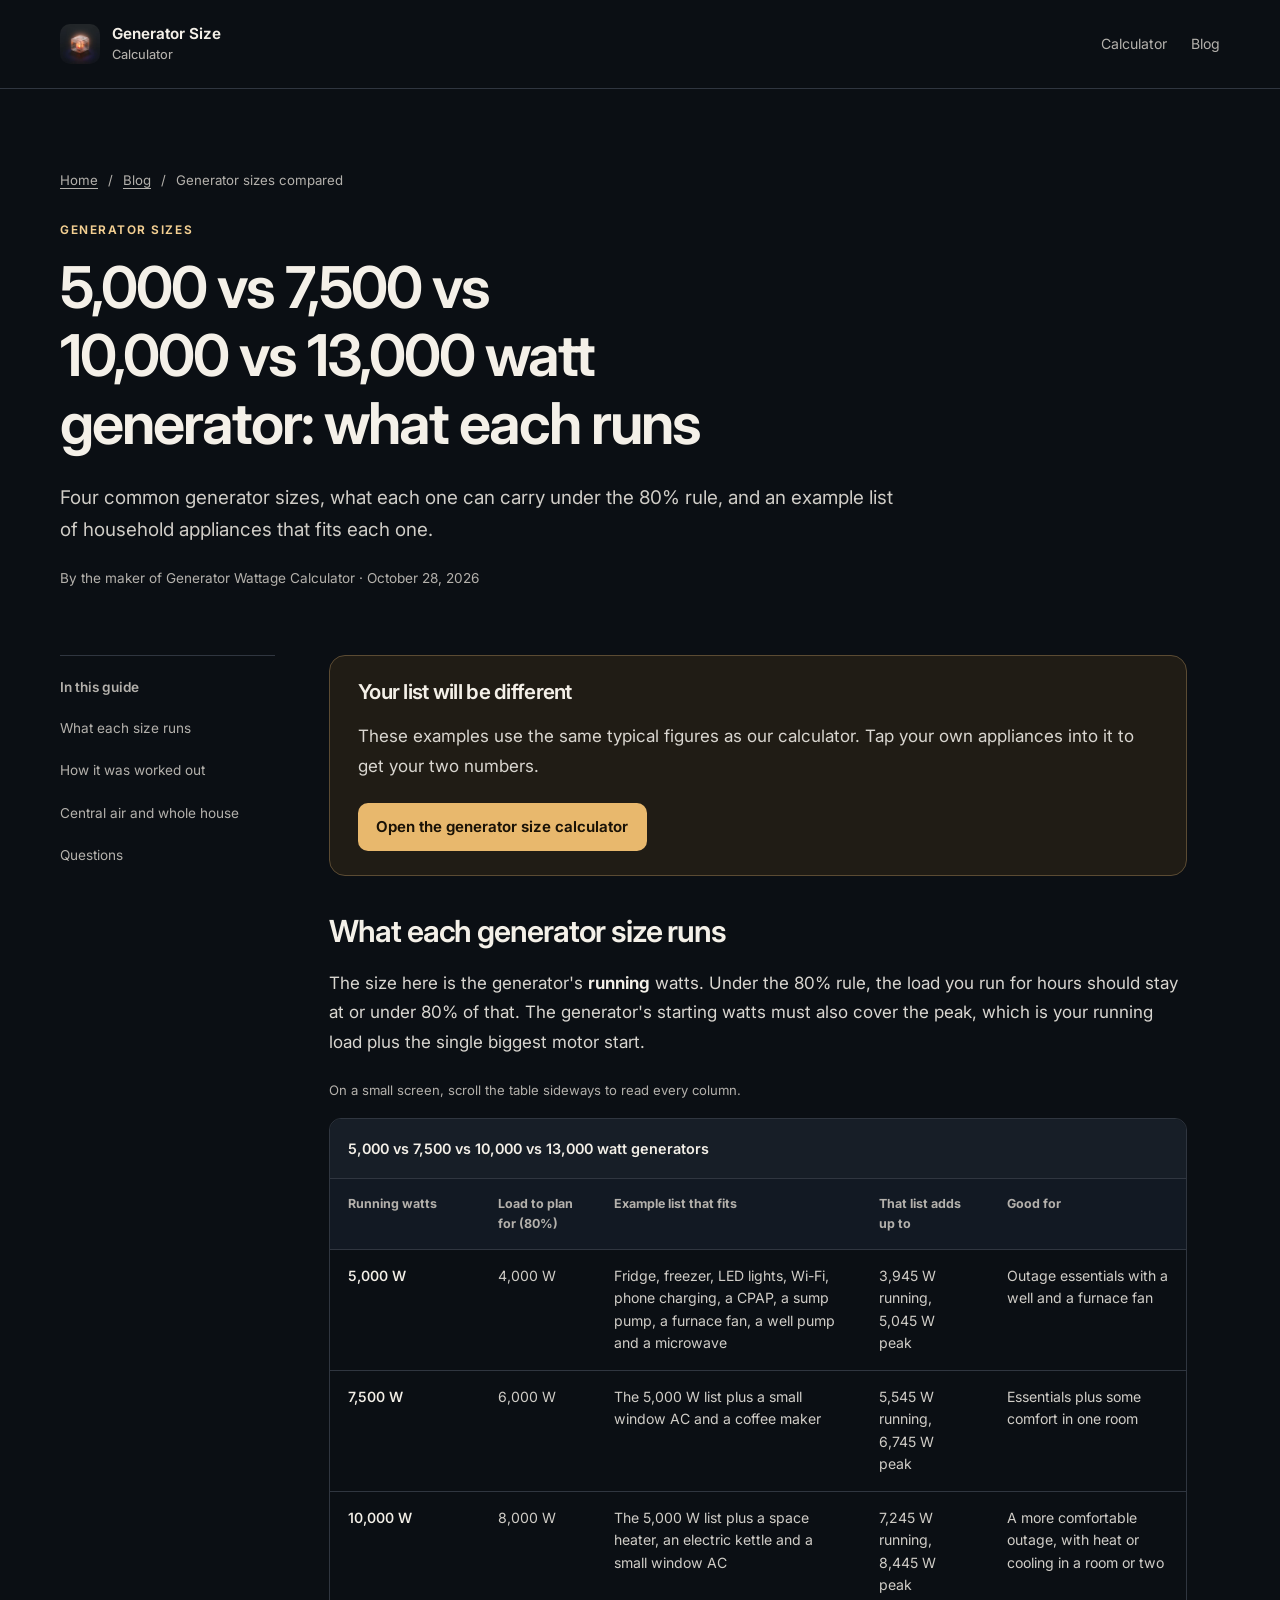
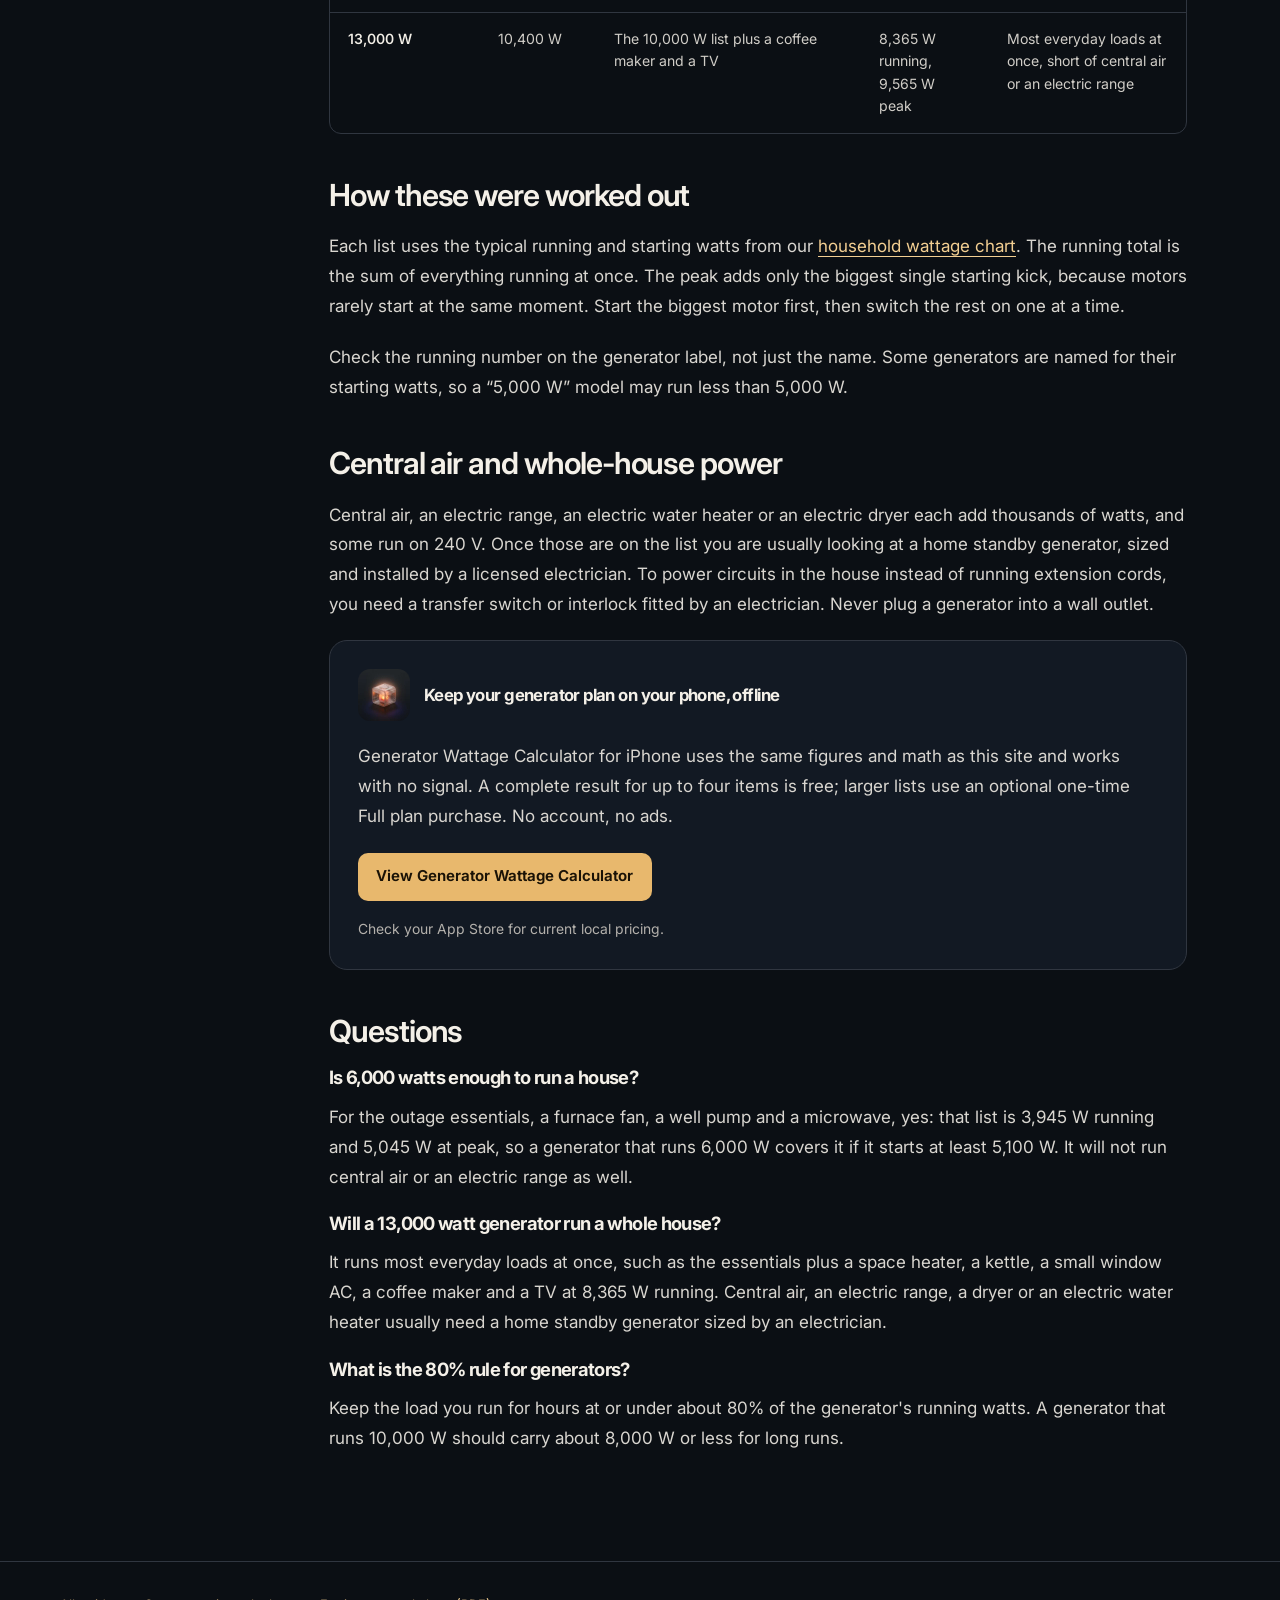
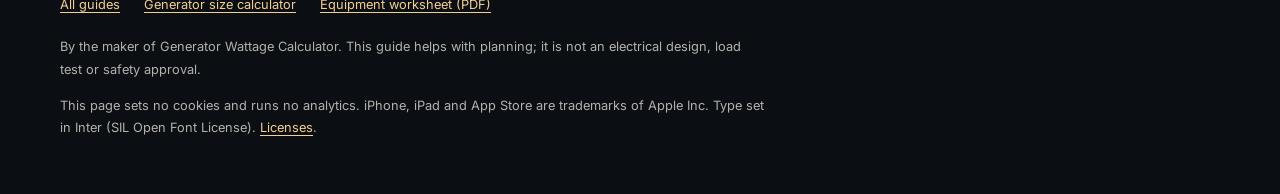
<file: blog/generator-sizes-compared/index.html>
<!doctype html>
<html lang="en">
<head>
  <meta charset="utf-8">
  <meta name="viewport" content="width=device-width, initial-scale=1, viewport-fit=cover">
  <meta http-equiv="Content-Security-Policy" content="default-src 'self'; script-src 'none'; style-src 'self' 'sha256-eE5/Fy8ssP6XSLL6eN8KfbxxMFlKnrmDTipTGgitUbU='; img-src 'self' data:; font-src 'self'; connect-src 'self'; object-src 'none'; base-uri 'none'; form-action 'none'">
  <meta name="referrer" content="strict-origin-when-cross-origin">
  <title>5,000 vs 7,500 vs 10,000 vs 13,000 Watt Generator: What Each Runs</title>
  <meta name="description" content="What a 5,000, 7,500, 10,000 and 13,000 watt generator can run, with example appliance lists, running and peak watts, and the 80% rule.">
  <link rel="canonical" href="https://generatorsizes.com/blog/generator-sizes-compared/">
  <meta name="robots" content="index, follow, max-image-preview:large">
  <meta name="theme-color" content="#0B0F14">
  <meta name="color-scheme" content="dark">
  <meta property="og:type" content="article">
  <meta property="og:site_name" content="Generator Size Calculator">
  <meta property="og:title" content="5,000 vs 7,500 vs 10,000 vs 13,000 watt generator: what each runs">
  <meta property="og:description" content="Example appliance lists for four generator sizes, with running and peak watts and the 80% rule.">
  <meta property="og:url" content="https://generatorsizes.com/blog/generator-sizes-compared/">
  <meta property="og:image" content="https://generatorsizes.com/assets/app-icon.webp">
  <meta property="og:image:alt" content="Generator Wattage Calculator app icon">
  <meta property="article:published_time" content="2026-10-28">
  <meta name="twitter:card" content="summary">
  <link rel="icon" href="/favicon.svg" type="image/svg+xml">
  <link rel="apple-touch-icon" href="/apple-touch-icon.png">
  <link rel="preload" href="/assets/inter-latin.woff2" as="font" type="font/woff2" crossorigin>
  <link rel="preload" href="/blog/blog.css" as="style">
  <style>@font-face{font-family:Inter;font-style:normal;font-weight:100 900;font-display:swap;src:url('/assets/inter-latin.woff2') format('woff2')}:root{color-scheme:dark;--bg:#0b0f14;--panel:#121923;--text:#f4f0e8;--muted:#b4b1ac;--amber:#f3cf92;--line:#303640;font-family:Inter,system-ui,-apple-system,'Segoe UI',sans-serif;background:var(--bg);color:var(--text)}*{box-sizing:border-box}html{scroll-padding-top:1.5rem}body{margin:0;font-size:1rem;line-height:1.75;-webkit-font-smoothing:antialiased}a{color:var(--amber);text-underline-offset:.22em;text-decoration-thickness:1px}a:hover{text-decoration-thickness:2px}a:focus-visible,[tabindex]:focus-visible{outline:3px solid var(--amber);outline-offset:5px}img{display:block;max-width:100%}p,ul,ol{margin:0 0 1.35rem}ul,ol{padding-left:1.3rem}li+li{margin-top:.55rem}h1,h2,h3{line-height:1.18;letter-spacing:-.035em;text-wrap:balance}h1{margin:.8rem 0 1.5rem;font-size:clamp(2.15rem,4.5vw,3.65rem);font-weight:650;max-width:22ch}h2{margin:0 0 1.1rem;font-size:clamp(1.45rem,2.6vw,1.9rem);font-weight:620}h3{margin:0 0 .8rem;font-size:1.15rem}strong{color:var(--text);font-weight:650}.wrap{width:min(1160px,calc(100% - 40px));margin-inline:auto}.skip{position:fixed;top:-100px;left:16px;z-index:5;padding:.7rem 1rem;background:var(--amber);color:var(--bg)}.skip:focus{top:12px}.site-header{border-bottom:1px solid var(--line)}.header-inner{min-height:88px;display:flex;align-items:center;justify-content:space-between;gap:20px}.brand{display:flex;align-items:center;gap:12px;text-decoration:none;color:var(--text);font-size:.95rem;line-height:1.3;font-weight:650}.brand img{width:40px;height:40px;border-radius:10px}.brand small{display:block;color:var(--muted);font-size:.8rem;font-weight:450;margin-top:3px}.main-nav{display:flex;gap:24px;font-size:.88rem}.main-nav a{color:var(--muted);text-decoration:none;padding-block:12px}.main-nav a[aria-current],.main-nav a:hover{color:var(--amber)}.hero{padding-block:clamp(42px,7vw,80px) 42px}.eyebrow{margin:0;color:var(--amber);text-transform:uppercase;letter-spacing:.13em;font-size:.74rem;font-weight:650}.lede{max-width:70ch;color:#d0cdc7;font-size:clamp(1.05rem,1.5vw,1.18rem);line-height:1.7}.meta{color:var(--muted);font-size:.85rem}.breadcrumbs{display:flex;gap:10px;align-items:center;flex-wrap:wrap;margin-bottom:28px;color:var(--muted);font-size:.83rem}.breadcrumbs a{color:var(--muted)}.button{display:inline-flex;align-items:center;justify-content:center;min-height:48px;padding:.75rem 1.15rem;border-radius:10px;background:#e8b86d;color:#1a1206;font-size:.94rem;line-height:1.5;font-weight:650;text-decoration:none;text-align:center}.button:hover{background:var(--amber);text-decoration:none}.actions{display:flex;flex-wrap:wrap;gap:16px 24px;align-items:center;margin-block:22px 0}.article-layout{display:grid;grid-template-columns:215px minmax(0,1fr);gap:54px;align-items:start;padding-bottom:64px}.contents{position:sticky;top:24px;border-top:1px solid var(--line);padding-top:20px;font-size:.85rem}.contents p{color:var(--muted);margin-bottom:12px;font-weight:600}.contents ul{list-style:none;padding:0;margin:0}.contents a{display:block;color:var(--muted);text-decoration:none;padding-block:5px}.contents a:hover{color:var(--amber);text-decoration:underline}.article-body{min-width:0;max-width:78ch;font-size:1.065rem}.article-body section{margin-bottom:44px}.article-body p{color:#d9d6d0}.callout{padding:24px 28px;margin-bottom:38px;border:1px solid #5b4b33;border-radius:16px;background:#201c15}.callout h2{font-size:1.28rem}.callout p:last-child,.callout ul:last-child{margin-bottom:0}@media (max-width:859px){.article-layout{grid-template-columns:minmax(0,1fr);gap:24px}.contents{position:static;padding-top:16px}.contents ul{display:flex;flex-wrap:wrap;gap:4px 22px}.contents li+li{margin-top:0}.article-body{max-width:none}}@media (max-width:479px){.wrap{width:calc(100% - 32px)}.header-inner{min-height:82px;gap:12px}.brand{font-size:.81rem;gap:8px}.brand img{width:32px;height:32px}.brand small{font-size:.74rem}.main-nav{gap:13px;font-size:.78rem}.hero{padding-top:32px}.article-body{font-size:1rem}.callout{padding:21px}}</style>
  <script type="application/ld+json">
  {"@context": "https://schema.org", "@type": "BlogPosting", "headline": "5,000 vs 7,500 vs 10,000 vs 13,000 watt generator: what each runs", "description": "What a 5,000, 7,500, 10,000 and 13,000 watt generator can run, with example appliance lists, running and peak watts, and the 80% rule.", "image": "https://generatorsizes.com/assets/app-icon.webp", "datePublished": "2026-10-28", "dateModified": "2026-10-28", "author": {"@type": "Organization", "name": "Agentica"}, "publisher": {"@type": "Organization", "name": "Agentica"}, "mainEntityOfPage": {"@type": "WebPage", "@id": "https://generatorsizes.com/blog/generator-sizes-compared/"}}
  </script>
  <script type="application/ld+json">
  {"@context": "https://schema.org", "@type": "FAQPage", "mainEntity": [{"@type": "Question", "name": "Is 6,000 watts enough to run a house?", "acceptedAnswer": {"@type": "Answer", "text": "For the outage essentials, a furnace fan, a well pump and a microwave, yes: that list is 3,945 W running and 5,045 W at peak, so a generator that runs 6,000 W covers it if it starts at least 5,100 W. It will not run central air or an electric range as well."}}, {"@type": "Question", "name": "Will a 13,000 watt generator run a whole house?", "acceptedAnswer": {"@type": "Answer", "text": "It runs most everyday loads at once, such as the essentials plus a space heater, a kettle, a small window AC, a coffee maker and a TV at 8,365 W running. Central air, an electric range, a dryer or an electric water heater usually need a home standby generator sized by an electrician."}}, {"@type": "Question", "name": "What is the 80% rule for generators?", "acceptedAnswer": {"@type": "Answer", "text": "Keep the load you run for hours at or under about 80% of the generator's running watts. A generator that runs 10,000 W should carry about 8,000 W or less for long runs."}}]}
  </script>
</head>
<body>
  <a class="skip" href="#main">Skip to the article</a>
  <header class="site-header">
    <div class="wrap header-inner">
      <a class="brand" href="/"><img src="/assets/app-icon.webp" width="40" height="40" alt=""><span>Generator Size<small>Calculator</small></span></a>
      <nav class="main-nav" aria-label="Main navigation"><a href="/#calculator">Calculator</a><a href="/blog/">Blog</a></nav>
    </div>
  </header>

  <main id="main" class="wrap" tabindex="-1">
    <article aria-labelledby="article-title">
      <header class="hero">
        <nav class="breadcrumbs" aria-label="Breadcrumb"><a href="/">Home</a><span aria-hidden="true">/</span><a href="/blog/">Blog</a><span aria-hidden="true">/</span><span>Generator sizes compared</span></nav>
        <p class="eyebrow">Generator sizes</p>
        <h1 id="article-title">5,000 vs 7,500 vs 10,000 vs 13,000 watt generator: what each runs</h1>
        <p class="lede">Four common generator sizes, what each one can carry under the 80% rule, and an example list of household appliances that fits each one.</p>
        <p class="meta">By the maker of Generator Wattage Calculator · <time datetime="2026-10-28">October 28, 2026</time></p>
      </header>

      <div class="article-layout">
        <nav class="contents" aria-label="In this guide">
          <p>In this guide</p>
          <ul>
            <li><a href="#table">What each size runs</a></li>
            <li><a href="#rule">How it was worked out</a></li>
            <li><a href="#whole-house">Central air and whole house</a></li>
            <li><a href="#faq">Questions</a></li>
          </ul>
        </nav>

        <div class="article-body">
          <aside class="callout" aria-labelledby="calc-title">
            <h2 id="calc-title">Your list will be different</h2>
            <p>These examples use the same typical figures as our calculator. Tap your own appliances into it to get your two numbers.</p>
            <div class="actions"><a class="button" href="/#calculator">Open the generator size calculator</a></div>
          </aside>

          <section id="table" aria-labelledby="table-title">
            <h2 id="table-title">What each generator size runs</h2>
            <p>The size here is the generator's <strong>running</strong> watts. Under the 80% rule, the load you run for hours should stay at or under 80% of that. The generator's starting watts must also cover the peak, which is your running load plus the single biggest motor start.</p>
            <p class="table-hint">On a small screen, scroll the table sideways to read every column.</p>
            <div class="table-scroll" role="region" tabindex="0" aria-labelledby="sizes-caption">
              <table>
                <caption id="sizes-caption">5,000 vs 7,500 vs 10,000 vs 13,000 watt generators</caption>
                <thead><tr><th scope="col">Running watts</th><th scope="col">Load to plan for (80%)</th><th scope="col">Example list that fits</th><th scope="col">That list adds up to</th><th scope="col">Good for</th></tr></thead>
                <tbody>
                  <tr><th scope="row">5,000&nbsp;W</th><td>4,000&nbsp;W</td><td>Fridge, freezer, LED lights,&nbsp;Wi-Fi, phone charging, a CPAP, a sump pump, a furnace fan, a well pump and a microwave</td><td>3,945&nbsp;W running, 5,045&nbsp;W peak</td><td>Outage essentials with a well and a furnace fan</td></tr>
                  <tr><th scope="row">7,500&nbsp;W</th><td>6,000&nbsp;W</td><td>The 5,000&nbsp;W list plus a small window AC and a coffee maker</td><td>5,545&nbsp;W running, 6,745&nbsp;W peak</td><td>Essentials plus some comfort in one room</td></tr>
                  <tr><th scope="row">10,000&nbsp;W</th><td>8,000&nbsp;W</td><td>The 5,000&nbsp;W list plus a space heater, an electric kettle and a small window AC</td><td>7,245&nbsp;W running, 8,445&nbsp;W peak</td><td>A more comfortable outage, with heat or cooling in a room or two</td></tr>
                  <tr><th scope="row">13,000&nbsp;W</th><td>10,400&nbsp;W</td><td>The 10,000&nbsp;W list plus a coffee maker and a TV</td><td>8,365&nbsp;W running, 9,565&nbsp;W peak</td><td>Most everyday loads at once, short of central air or an electric range</td></tr>
                </tbody>
              </table>
            </div>
          </section>

          <section id="rule" aria-labelledby="rule-title">
            <h2 id="rule-title">How these were worked out</h2>
            <p>Each list uses the typical running and starting watts from our <a href="/blog/what-size-generator-for-house/">household wattage chart</a>. The running total is the sum of everything running at once. The peak adds only the biggest single starting kick, because motors rarely start at the same moment. Start the biggest motor first, then switch the rest on one at a time.</p>
            <p>Check the running number on the generator label, not just the name. Some generators are named for their starting watts, so a “5,000&nbsp;W” model may run less than 5,000&nbsp;W.</p>
          </section>

          <section id="whole-house" aria-labelledby="whole-title">
            <h2 id="whole-title">Central air and whole-house power</h2>
            <p>Central air, an electric range, an electric water heater or an electric dryer each add thousands of watts, and some run on 240&nbsp;V. Once those are on the list you are usually looking at a home standby generator, sized and installed by a licensed electrician. To power circuits in the house instead of running extension cords, you need a transfer switch or interlock fitted by an electrician. Never plug a generator into a wall outlet.</p>
            <aside class="app-card" aria-labelledby="app-title">
              <div class="app-card-header"><img src="/assets/app-icon.webp" alt="" width="52" height="52" loading="lazy"><h3 id="app-title">Keep your generator plan on your phone, offline</h3></div>
              <p>Generator Wattage Calculator for iPhone uses the same figures and math as this site and works with no signal. A complete result for up to four items is free; larger lists use an optional one-time Full plan purchase. No account, no ads.</p>
              <a class="button" href="https://apps.apple.com/app/apple-store/id6803647183?pt=129249633&amp;ct=seo_gwc_gs_compare&amp;mt=8">View Generator Wattage Calculator</a>
              <p class="offer-note">Check your App Store for current local pricing.</p>
            </aside>
          </section>

          <section id="faq" aria-labelledby="faq-title">
            <h2 id="faq-title">Questions</h2>
            <h3>Is 6,000 watts enough to run a house?</h3>
            <p>For the outage essentials, a furnace fan, a well pump and a microwave, yes: that list is 3,945 W running and 5,045 W at peak, so a generator that runs 6,000 W covers it if it starts at least 5,100 W. It will not run central air or an electric range as well.</p>
            <h3>Will a 13,000 watt generator run a whole house?</h3>
            <p>It runs most everyday loads at once, such as the essentials plus a space heater, a kettle, a small window AC, a coffee maker and a TV at 8,365 W running. Central air, an electric range, a dryer or an electric water heater usually need a home standby generator sized by an electrician.</p>
            <h3>What is the 80% rule for generators?</h3>
            <p>Keep the load you run for hours at or under about 80% of the generator&#x27;s running watts. A generator that runs 10,000 W should carry about 8,000 W or less for long runs.</p>
          </section>
        </div>
      </div>
    </article>
  </main>

  <footer class="site-footer">
    <div class="wrap">
      <nav class="footer-links" aria-label="Footer"><a href="/blog/">All guides</a><a href="/#calculator">Generator size calculator</a><a href="/generator-equipment-worksheet.pdf">Equipment worksheet (PDF)</a></nav>
      <p>By the maker of Generator Wattage Calculator. This guide helps with planning; it is not an electrical design, load test or safety approval.</p>
    <p>This page sets no cookies and runs no analytics. iPhone, iPad and App Store are trademarks of Apple Inc. Type set in Inter (SIL Open Font License). <a href="/assets/LICENSES.txt">Licenses</a>.</p>
    </div>
  </footer>
  <link rel="stylesheet" href="/blog/blog.css">
</body>
</html>
</file>
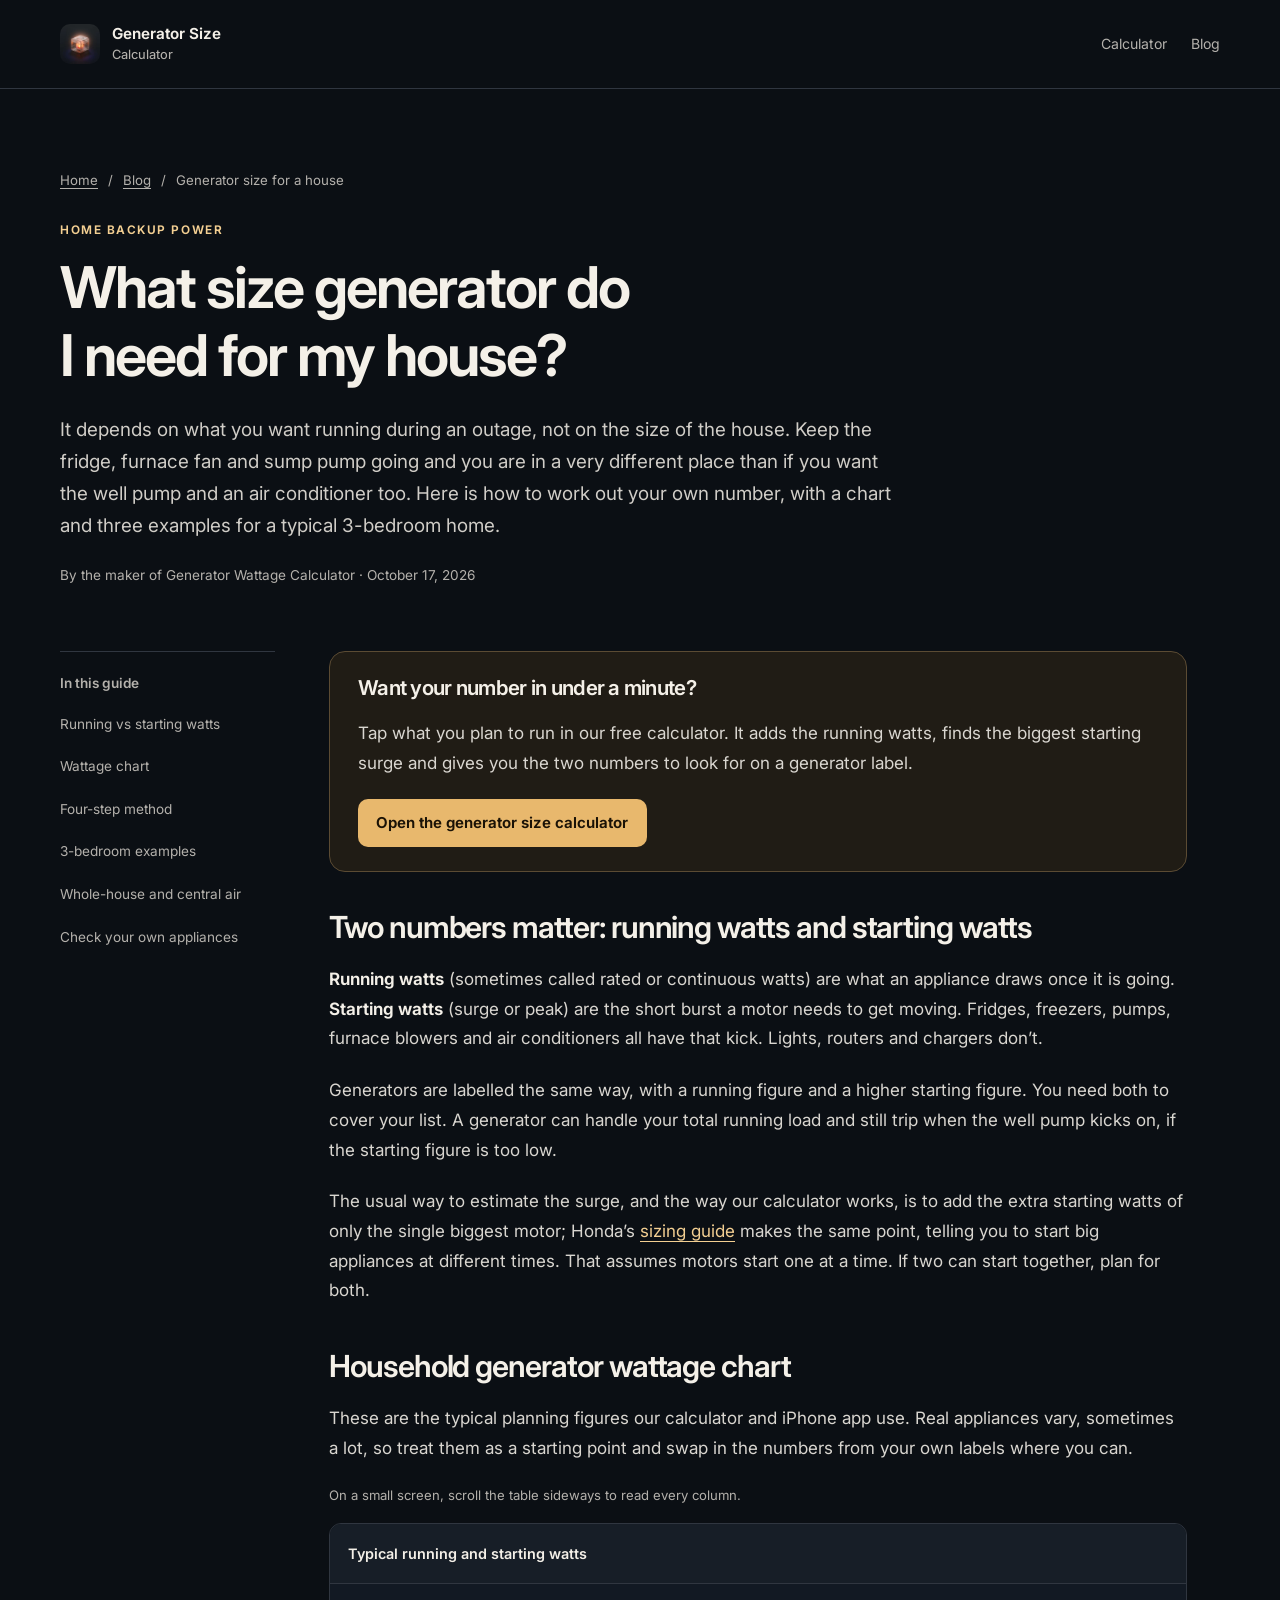
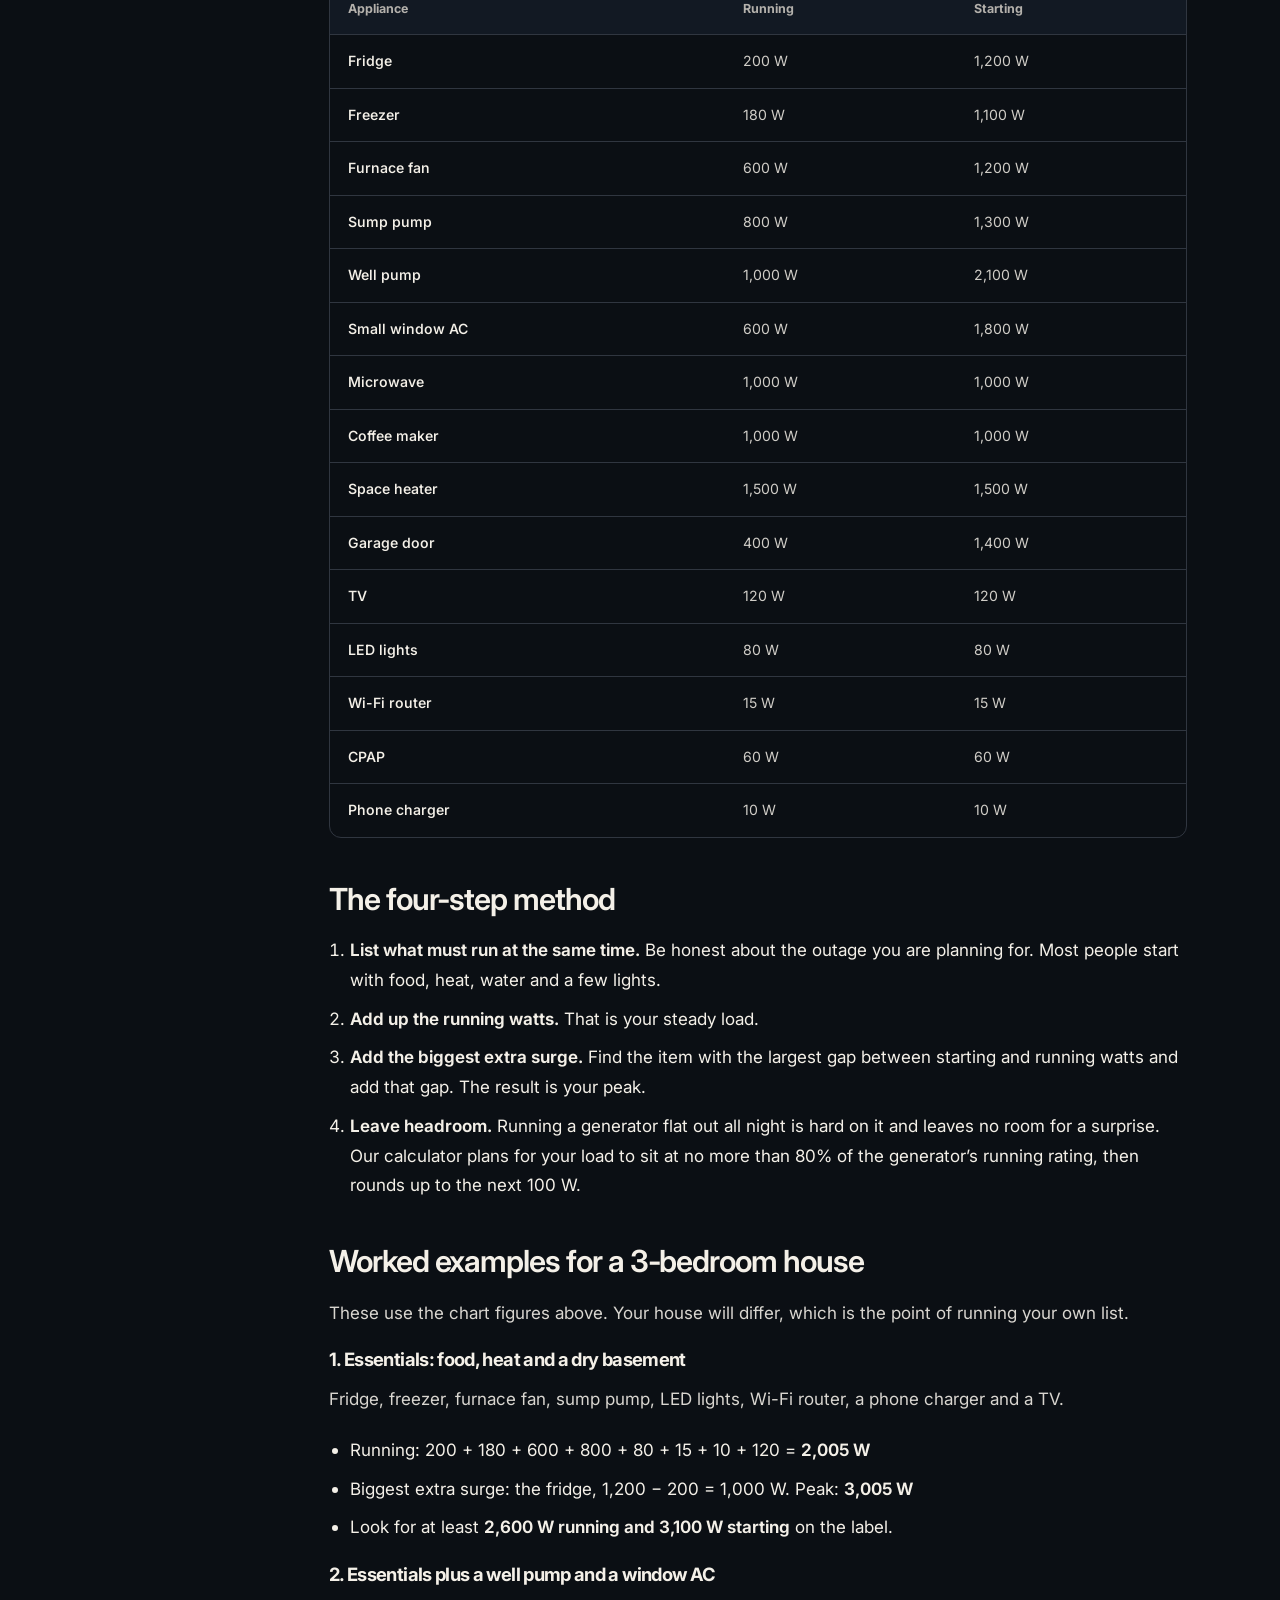
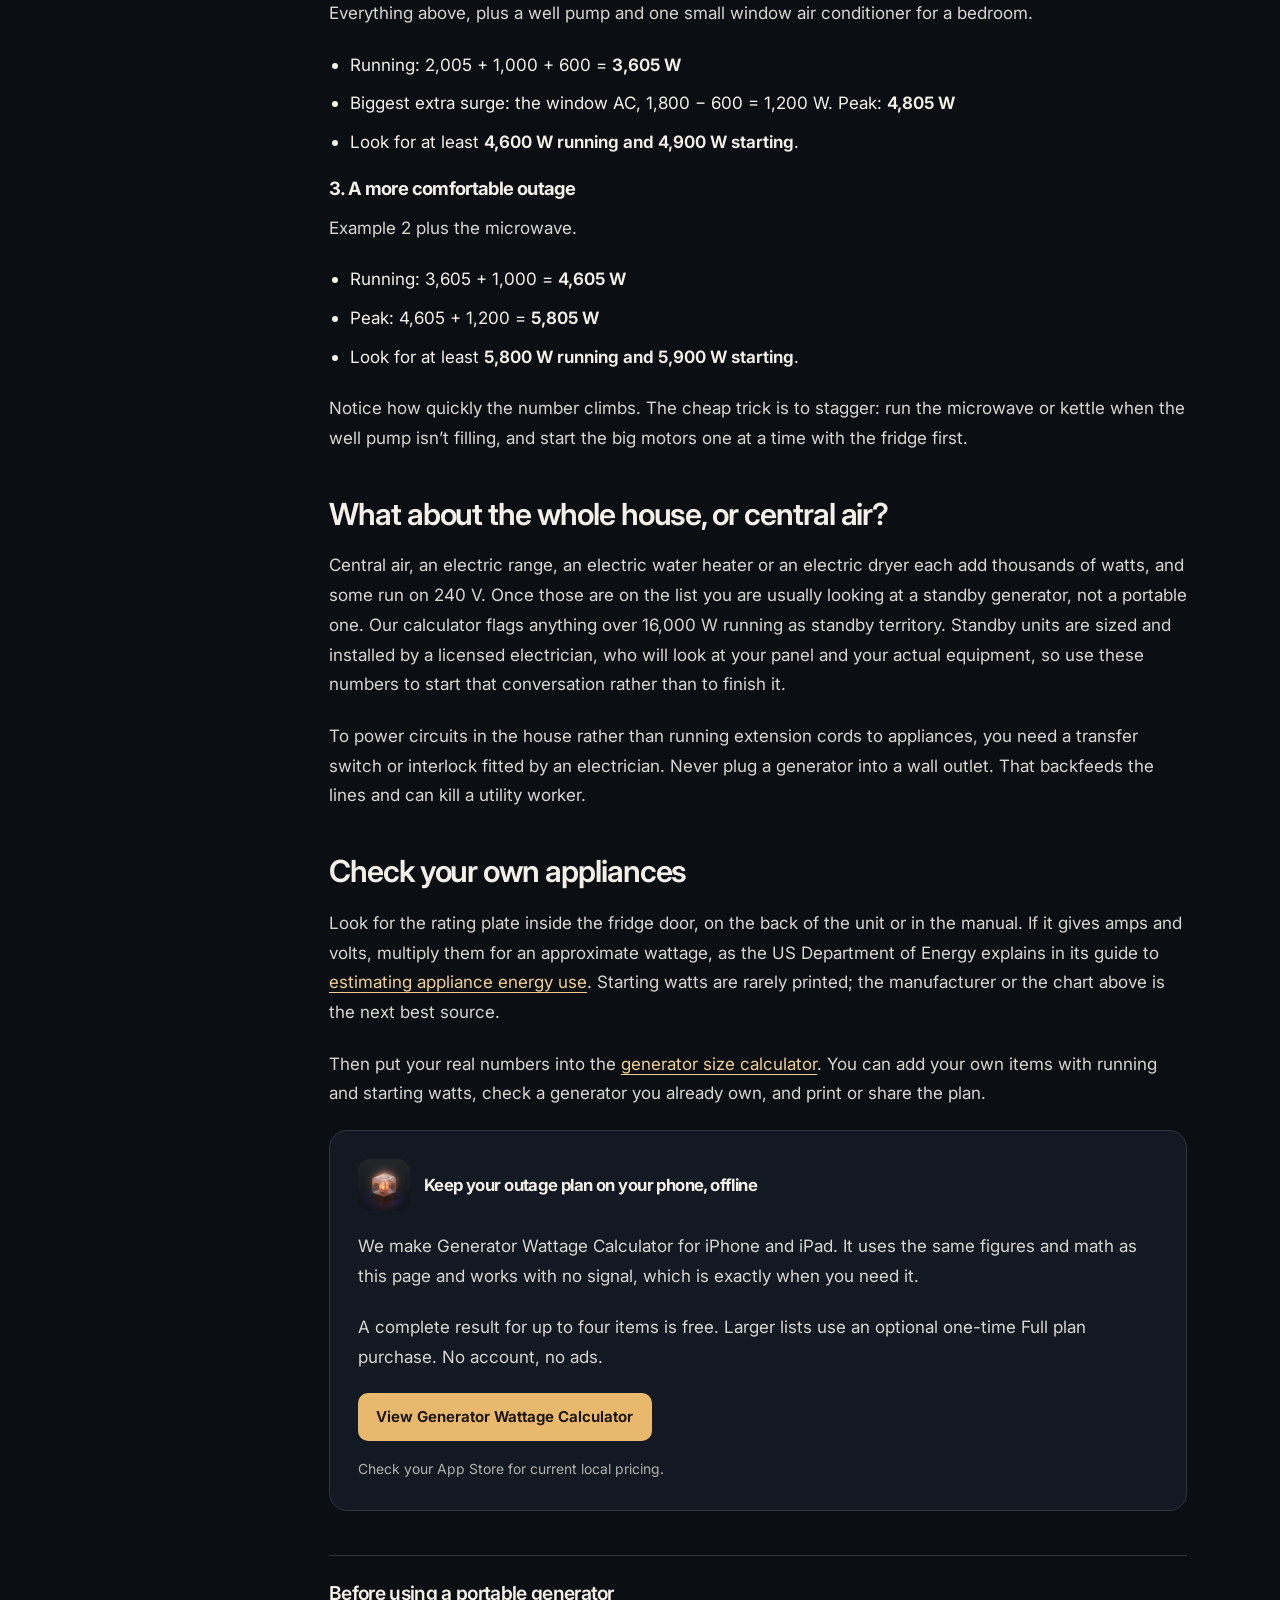
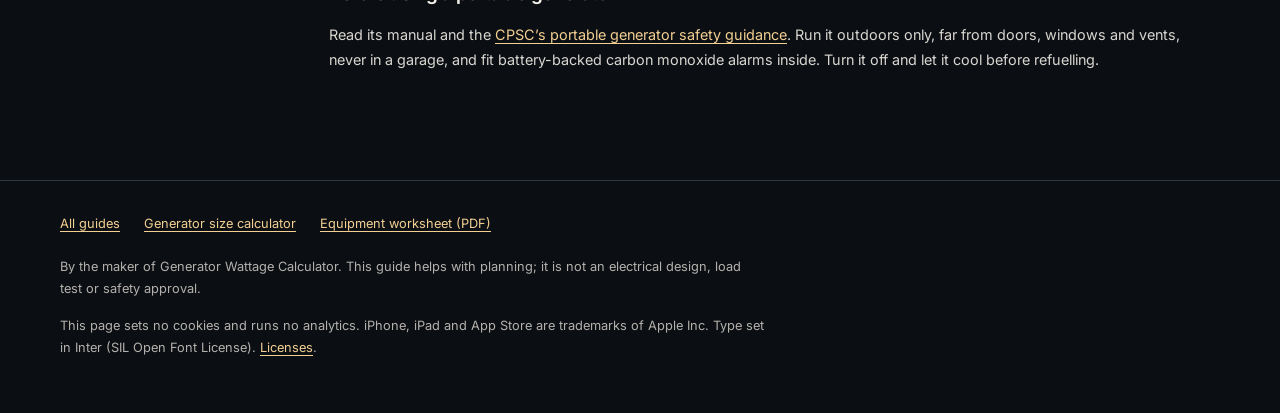
<file: blog/what-size-generator-for-house/index.html>
<!doctype html>
<html lang="en">
<head>
  <meta charset="utf-8">
  <meta name="viewport" content="width=device-width, initial-scale=1, viewport-fit=cover">
  <meta http-equiv="Content-Security-Policy" content="default-src 'self'; script-src 'none'; style-src 'self' 'sha256-eE5/Fy8ssP6XSLL6eN8KfbxxMFlKnrmDTipTGgitUbU='; img-src 'self' data:; font-src 'self'; connect-src 'self'; object-src 'none'; base-uri 'none'; form-action 'none'">
  <meta name="referrer" content="strict-origin-when-cross-origin">
  <title>What Size Generator Do I Need for My House? Chart and Examples</title>
  <meta name="description" content="Size a portable generator for your house in four steps: list what must run, add running watts, add the biggest starting surge, then leave headroom. Chart and 3-bedroom examples.">
  <link rel="canonical" href="https://generatorsizes.com/blog/what-size-generator-for-house/">
  <meta name="robots" content="index, follow, max-image-preview:large">
  <meta name="theme-color" content="#0B0F14">
  <meta name="color-scheme" content="dark">
  <meta property="og:type" content="article">
  <meta property="og:site_name" content="Generator Size Calculator">
  <meta property="og:title" content="What size generator do I need for my house?">
  <meta property="og:description" content="Running watts, starting watts and three worked examples for a typical 3-bedroom house, from essentials only to a more comfortable outage.">
  <meta property="og:url" content="https://generatorsizes.com/blog/what-size-generator-for-house/">
  <meta property="og:image" content="https://generatorsizes.com/assets/app-icon.webp">
  <meta property="og:image:alt" content="Generator Wattage Calculator app icon">
  <meta property="article:published_time" content="2026-10-17">
  <meta name="twitter:card" content="summary">
  <link rel="icon" href="/favicon.svg" type="image/svg+xml">
  <link rel="apple-touch-icon" href="/apple-touch-icon.png">
  <link rel="preload" href="/assets/inter-latin.woff2" as="font" type="font/woff2" crossorigin>
  <link rel="preload" href="/blog/blog.css" as="style">
  <style>@font-face{font-family:Inter;font-style:normal;font-weight:100 900;font-display:swap;src:url('/assets/inter-latin.woff2') format('woff2')}:root{color-scheme:dark;--bg:#0b0f14;--panel:#121923;--text:#f4f0e8;--muted:#b4b1ac;--amber:#f3cf92;--line:#303640;font-family:Inter,system-ui,-apple-system,'Segoe UI',sans-serif;background:var(--bg);color:var(--text)}*{box-sizing:border-box}html{scroll-padding-top:1.5rem}body{margin:0;font-size:1rem;line-height:1.75;-webkit-font-smoothing:antialiased}a{color:var(--amber);text-underline-offset:.22em;text-decoration-thickness:1px}a:hover{text-decoration-thickness:2px}a:focus-visible,[tabindex]:focus-visible{outline:3px solid var(--amber);outline-offset:5px}img{display:block;max-width:100%}p,ul,ol{margin:0 0 1.35rem}ul,ol{padding-left:1.3rem}li+li{margin-top:.55rem}h1,h2,h3{line-height:1.18;letter-spacing:-.035em;text-wrap:balance}h1{margin:.8rem 0 1.5rem;font-size:clamp(2.15rem,4.5vw,3.65rem);font-weight:650;max-width:22ch}h2{margin:0 0 1.1rem;font-size:clamp(1.45rem,2.6vw,1.9rem);font-weight:620}h3{margin:0 0 .8rem;font-size:1.15rem}strong{color:var(--text);font-weight:650}.wrap{width:min(1160px,calc(100% - 40px));margin-inline:auto}.skip{position:fixed;top:-100px;left:16px;z-index:5;padding:.7rem 1rem;background:var(--amber);color:var(--bg)}.skip:focus{top:12px}.site-header{border-bottom:1px solid var(--line)}.header-inner{min-height:88px;display:flex;align-items:center;justify-content:space-between;gap:20px}.brand{display:flex;align-items:center;gap:12px;text-decoration:none;color:var(--text);font-size:.95rem;line-height:1.3;font-weight:650}.brand img{width:40px;height:40px;border-radius:10px}.brand small{display:block;color:var(--muted);font-size:.8rem;font-weight:450;margin-top:3px}.main-nav{display:flex;gap:24px;font-size:.88rem}.main-nav a{color:var(--muted);text-decoration:none;padding-block:12px}.main-nav a[aria-current],.main-nav a:hover{color:var(--amber)}.hero{padding-block:clamp(42px,7vw,80px) 42px}.eyebrow{margin:0;color:var(--amber);text-transform:uppercase;letter-spacing:.13em;font-size:.74rem;font-weight:650}.lede{max-width:70ch;color:#d0cdc7;font-size:clamp(1.05rem,1.5vw,1.18rem);line-height:1.7}.meta{color:var(--muted);font-size:.85rem}.breadcrumbs{display:flex;gap:10px;align-items:center;flex-wrap:wrap;margin-bottom:28px;color:var(--muted);font-size:.83rem}.breadcrumbs a{color:var(--muted)}.button{display:inline-flex;align-items:center;justify-content:center;min-height:48px;padding:.75rem 1.15rem;border-radius:10px;background:#e8b86d;color:#1a1206;font-size:.94rem;line-height:1.5;font-weight:650;text-decoration:none;text-align:center}.button:hover{background:var(--amber);text-decoration:none}.actions{display:flex;flex-wrap:wrap;gap:16px 24px;align-items:center;margin-block:22px 0}.article-layout{display:grid;grid-template-columns:215px minmax(0,1fr);gap:54px;align-items:start;padding-bottom:64px}.contents{position:sticky;top:24px;border-top:1px solid var(--line);padding-top:20px;font-size:.85rem}.contents p{color:var(--muted);margin-bottom:12px;font-weight:600}.contents ul{list-style:none;padding:0;margin:0}.contents a{display:block;color:var(--muted);text-decoration:none;padding-block:5px}.contents a:hover{color:var(--amber);text-decoration:underline}.article-body{min-width:0;max-width:78ch;font-size:1.065rem}.article-body section{margin-bottom:44px}.article-body p{color:#d9d6d0}.callout{padding:24px 28px;margin-bottom:38px;border:1px solid #5b4b33;border-radius:16px;background:#201c15}.callout h2{font-size:1.28rem}.callout p:last-child,.callout ul:last-child{margin-bottom:0}@media (max-width:859px){.article-layout{grid-template-columns:minmax(0,1fr);gap:24px}.contents{position:static;padding-top:16px}.contents ul{display:flex;flex-wrap:wrap;gap:4px 22px}.contents li+li{margin-top:0}.article-body{max-width:none}}@media (max-width:479px){.wrap{width:calc(100% - 32px)}.header-inner{min-height:82px;gap:12px}.brand{font-size:.81rem;gap:8px}.brand img{width:32px;height:32px}.brand small{font-size:.74rem}.main-nav{gap:13px;font-size:.78rem}.hero{padding-top:32px}.article-body{font-size:1rem}.callout{padding:21px}}</style>
  <script type="application/ld+json">
  {
    "@context": "https://schema.org",
    "@type": "BlogPosting",
    "headline": "What size generator do I need for my house?",
    "description": "Size a portable generator for your house in four steps: list what must run, add running watts, add the biggest starting surge, then leave headroom. Chart and 3-bedroom examples.",
    "image": "https://generatorsizes.com/assets/app-icon.webp",
    "datePublished": "2026-10-17",
    "dateModified": "2026-10-18",
    "author": { "@type": "Organization", "name": "Agentica" },
    "publisher": { "@type": "Organization", "name": "Agentica" },
    "mainEntityOfPage": { "@type": "WebPage", "@id": "https://generatorsizes.com/blog/what-size-generator-for-house/" }
  }
  </script>
</head>
<body>
  <a class="skip" href="#main">Skip to the article</a>
  <header class="site-header">
    <div class="wrap header-inner">
      <a class="brand" href="/"><img src="/assets/app-icon.webp" width="40" height="40" alt=""><span>Generator Size<small>Calculator</small></span></a>
      <nav class="main-nav" aria-label="Main navigation"><a href="/#calculator">Calculator</a><a href="/blog/">Blog</a></nav>
    </div>
  </header>

  <main id="main" class="wrap" tabindex="-1">
    <article aria-labelledby="article-title">
      <header class="hero">
        <nav class="breadcrumbs" aria-label="Breadcrumb"><a href="/">Home</a><span aria-hidden="true">/</span><a href="/blog/">Blog</a><span aria-hidden="true">/</span><span>Generator size for a house</span></nav>
        <p class="eyebrow">Home backup power</p>
        <h1 id="article-title">What size generator do I need for my house?</h1>
        <p class="lede">It depends on what you want running during an outage, not on the size of the house. Keep the fridge, furnace fan and sump pump going and you are in a very different place than if you want the well pump and an air conditioner too. Here is how to work out your own number, with a chart and three examples for a typical 3-bedroom home.</p>
        <p class="meta">By the maker of Generator Wattage Calculator · <time datetime="2026-10-17">October 17, 2026</time></p>
      </header>

      <div class="article-layout">
        <nav class="contents" aria-label="In this guide">
          <p>In this guide</p>
          <ul>
            <li><a href="#two-numbers">Running vs starting watts</a></li>
            <li><a href="#chart">Wattage chart</a></li>
            <li><a href="#method">Four-step method</a></li>
            <li><a href="#examples">3-bedroom examples</a></li>
            <li><a href="#whole-house">Whole-house and central air</a></li>
            <li><a href="#check-yours">Check your own appliances</a></li>
          </ul>
        </nav>

        <div class="article-body">
          <aside class="callout" aria-labelledby="calc-title">
            <h2 id="calc-title">Want your number in under a minute?</h2>
            <p>Tap what you plan to run in our free calculator. It adds the running watts, finds the biggest starting surge and gives you the two numbers to look for on a generator label.</p>
            <div class="actions"><a class="button" href="/#calculator">Open the generator size calculator</a></div>
          </aside>

          <section id="two-numbers" aria-labelledby="two-title">
            <h2 id="two-title">Two numbers matter: running watts and starting watts</h2>
            <p><strong>Running watts</strong> (sometimes called rated or continuous watts) are what an appliance draws once it is going. <strong>Starting watts</strong> (surge or peak) are the short burst a motor needs to get moving. Fridges, freezers, pumps, furnace blowers and air conditioners all have that kick. Lights, routers and chargers don’t.</p>
            <p>Generators are labelled the same way, with a running figure and a higher starting figure. You need both to cover your list. A generator can handle your total running load and still trip when the well pump kicks on, if the starting figure is too low.</p>
            <p>The usual way to estimate the surge, and the way our calculator works, is to add the extra starting watts of only the single biggest motor; Honda’s <a href="https://powerequipment.honda.com/generators/generator-how-much-power">sizing guide</a> makes the same point, telling you to start big appliances at different times. That assumes motors start one at a time. If two can start together, plan for both.</p>
          </section>

          <section id="chart" aria-labelledby="chart-title">
            <h2 id="chart-title">Household generator wattage chart</h2>
            <p>These are the typical planning figures our calculator and iPhone app use. Real appliances vary, sometimes a lot, so treat them as a starting point and swap in the numbers from your own labels where you can.</p>
            <p class="table-hint">On a small screen, scroll the table sideways to read every column.</p>
            <div class="table-scroll" role="region" tabindex="0" aria-labelledby="chart-caption">
              <table>
                <caption id="chart-caption">Typical running and starting watts</caption>
                <thead><tr><th scope="col">Appliance</th><th scope="col">Running</th><th scope="col">Starting</th></tr></thead>
                <tbody>
                  <tr><th scope="row">Fridge</th><td>200 W</td><td>1,200 W</td></tr>
                  <tr><th scope="row">Freezer</th><td>180 W</td><td>1,100 W</td></tr>
                  <tr><th scope="row">Furnace fan</th><td>600 W</td><td>1,200 W</td></tr>
                  <tr><th scope="row">Sump pump</th><td>800 W</td><td>1,300 W</td></tr>
                  <tr><th scope="row">Well pump</th><td>1,000 W</td><td>2,100 W</td></tr>
                  <tr><th scope="row">Small window AC</th><td>600 W</td><td>1,800 W</td></tr>
                  <tr><th scope="row">Microwave</th><td>1,000 W</td><td>1,000 W</td></tr>
                  <tr><th scope="row">Coffee maker</th><td>1,000 W</td><td>1,000 W</td></tr>
                  <tr><th scope="row">Space heater</th><td>1,500 W</td><td>1,500 W</td></tr>
                  <tr><th scope="row">Garage door</th><td>400 W</td><td>1,400 W</td></tr>
                  <tr><th scope="row">TV</th><td>120 W</td><td>120 W</td></tr>
                  <tr><th scope="row">LED lights</th><td>80 W</td><td>80 W</td></tr>
                  <tr><th scope="row">Wi-Fi router</th><td>15 W</td><td>15 W</td></tr>
                  <tr><th scope="row">CPAP</th><td>60 W</td><td>60 W</td></tr>
                  <tr><th scope="row">Phone charger</th><td>10 W</td><td>10 W</td></tr>
                </tbody>
              </table>
            </div>
          </section>

          <section id="method" aria-labelledby="method-title">
            <h2 id="method-title">The four-step method</h2>
            <ol>
              <li><strong>List what must run at the same time.</strong> Be honest about the outage you are planning for. Most people start with food, heat, water and a few lights.</li>
              <li><strong>Add up the running watts.</strong> That is your steady load.</li>
              <li><strong>Add the biggest extra surge.</strong> Find the item with the largest gap between starting and running watts and add that gap. The result is your peak.</li>
              <li><strong>Leave headroom.</strong> Running a generator flat out all night is hard on it and leaves no room for a surprise. Our calculator plans for your load to sit at no more than 80% of the generator’s running rating, then rounds up to the next 100 W.</li>
            </ol>
          </section>

          <section id="examples" aria-labelledby="examples-title">
            <h2 id="examples-title">Worked examples for a 3-bedroom house</h2>
            <p>These use the chart figures above. Your house will differ, which is the point of running your own list.</p>

            <h3>1. Essentials: food, heat and a dry basement</h3>
            <p>Fridge, freezer, furnace fan, sump pump, LED lights, Wi-Fi router, a phone charger and a TV.</p>
            <ul>
              <li>Running: 200 + 180 + 600 + 800 + 80 + 15 + 10 + 120 = <strong>2,005 W</strong></li>
              <li>Biggest extra surge: the fridge, 1,200 − 200 = 1,000 W. Peak: <strong>3,005 W</strong></li>
              <li>Look for at least <strong>2,600 W running and 3,100 W starting</strong> on the label.</li>
            </ul>

            <h3>2. Essentials plus a well pump and a window AC</h3>
            <p>Everything above, plus a well pump and one small window air conditioner for a bedroom.</p>
            <ul>
              <li>Running: 2,005 + 1,000 + 600 = <strong>3,605 W</strong></li>
              <li>Biggest extra surge: the window AC, 1,800 − 600 = 1,200 W. Peak: <strong>4,805 W</strong></li>
              <li>Look for at least <strong>4,600 W running and 4,900 W starting</strong>.</li>
            </ul>

            <h3>3. A more comfortable outage</h3>
            <p>Example 2 plus the microwave.</p>
            <ul>
              <li>Running: 3,605 + 1,000 = <strong>4,605 W</strong></li>
              <li>Peak: 4,605 + 1,200 = <strong>5,805 W</strong></li>
              <li>Look for at least <strong>5,800 W running and 5,900 W starting</strong>.</li>
            </ul>
            <p>Notice how quickly the number climbs. The cheap trick is to stagger: run the microwave or kettle when the well pump isn’t filling, and start the big motors one at a time with the fridge first.</p>
          </section>

          <section id="whole-house" aria-labelledby="whole-title">
            <h2 id="whole-title">What about the whole house, or central air?</h2>
            <p>Central air, an electric range, an electric water heater or an electric dryer each add thousands of watts, and some run on 240 V. Once those are on the list you are usually looking at a standby generator, not a portable one. Our calculator flags anything over 16,000 W running as standby territory. Standby units are sized and installed by a licensed electrician, who will look at your panel and your actual equipment, so use these numbers to start that conversation rather than to finish it.</p>
            <p>To power circuits in the house rather than running extension cords to appliances, you need a transfer switch or interlock fitted by an electrician. Never plug a generator into a wall outlet. That backfeeds the lines and can kill a utility worker.</p>
          </section>

          <section id="check-yours" aria-labelledby="check-title">
            <h2 id="check-title">Check your own appliances</h2>
            <p>Look for the rating plate inside the fridge door, on the back of the unit or in the manual. If it gives amps and volts, multiply them for an approximate wattage, as the US Department of Energy explains in its guide to <a href="https://web.archive.org/web/20260701182252/https://www.energy.gov/energysaver/estimating-appliance-and-home-electronic-energy-use">estimating appliance energy use</a>. Starting watts are rarely printed; the manufacturer or the chart above is the next best source.</p>
            <p>Then put your real numbers into the <a href="/#calculator">generator size calculator</a>. You can add your own items with running and starting watts, check a generator you already own, and print or share the plan.</p>
            <aside class="app-card" aria-labelledby="app-title">
              <div class="app-card-header"><img src="/assets/app-icon.webp" alt="" width="52" height="52" loading="lazy"><h3 id="app-title">Keep your outage plan on your phone, offline</h3></div>
              <p>We make Generator Wattage Calculator for iPhone and iPad. It uses the same figures and math as this page and works with no signal, which is exactly when you need it.</p>
              <p>A complete result for up to four items is free. Larger lists use an optional one-time Full plan purchase. No account, no ads.</p>
              <a class="button" href="https://apps.apple.com/app/id6803647183?pt=129249633&amp;ct=web-blog-house&amp;mt=8">View Generator Wattage Calculator</a>
              <p class="offer-note">Check your App Store for current local pricing.</p>
            </aside>
          </section>

          <section class="safety-note" aria-labelledby="safety-title">
            <h2 id="safety-title">Before using a portable generator</h2>
            <p>Read its manual and the <a href="https://www.cpsc.gov/safety-education/safety-guides/carbon-monoxide/portable-generator-hazards">CPSC’s portable generator safety guidance</a>. Run it outdoors only, far from doors, windows and vents, never in a garage, and fit battery-backed carbon monoxide alarms inside. Turn it off and let it cool before refuelling.</p>
          </section>
        </div>
      </div>
    </article>
  </main>

  <footer class="site-footer">
    <div class="wrap">
      <nav class="footer-links" aria-label="Footer"><a href="/blog/">All guides</a><a href="/#calculator">Generator size calculator</a><a href="/generator-equipment-worksheet.pdf">Equipment worksheet (PDF)</a></nav>
      <p>By the maker of Generator Wattage Calculator. This guide helps with planning; it is not an electrical design, load test or safety approval.</p>
    <p>This page sets no cookies and runs no analytics. iPhone, iPad and App Store are trademarks of Apple Inc. Type set in Inter (SIL Open Font License). <a href="/assets/LICENSES.txt">Licenses</a>.</p>
    </div>
  </footer>
  <link rel="stylesheet" href="/blog/blog.css">
</body>
</html>
</file>
<file: assets/styles.css>
/* Generator Size Calculator
   Night-glass palette shared with the Generator Load Check iPhone app.
   Mobile first. One self-hosted font. No framework. */

@font-face {
  font-family: 'Inter';
  font-style: normal;
  font-weight: 100 900;
  font-display: swap;
  src: url('inter-latin.woff2') format('woff2');
  unicode-range: U+0000-00FF, U+0131, U+0152-0153, U+02BB-02BC, U+02C6, U+02DA, U+02DC, U+0304, U+0308, U+0329,
    U+2000-206F, U+20AC, U+2122, U+2191, U+2193, U+2212, U+2215, U+FEFF, U+FFFD;
}

/* Metric-matched fallback so the swap to Inter barely moves anything. */
@font-face {
  font-family: 'Inter Fallback';
  src: local('Arial'), local('Helvetica Neue'), local('Helvetica');
  size-adjust: 107.1%;
  ascent-override: 90.4%;
  descent-override: 22.5%;
  line-gap-override: 0%;
}

:root {
  --ink: #0b0f14;
  --ink-1: #10161d;
  --ink-2: #151c25;
  --text: #f4f0e8;
  --muted: #aaa7a1;
  --subtle: #9c9993;
  --amber: #e8b86d;
  --amber-hi: #f3cf92;
  --amber-ink: #1a1206;
  --good: #8fcb9b;
  --warn: #e8b86d;
  --bad: #e07a6a;
  --line: rgba(255, 255, 255, 0.08);
  --line-2: rgba(255, 255, 255, 0.14);

  --font: 'Inter', 'Inter Fallback', system-ui, -apple-system, 'Segoe UI', Roboto, sans-serif;
  --r-xl: 26px;
  --r-lg: 20px;
  --r-md: 14px;
  --ease: cubic-bezier(0.22, 1, 0.36, 1);
  --gutter: clamp(16px, 4vw, 32px);

  color-scheme: dark;
}

*,
*::before,
*::after {
  box-sizing: border-box;
}

* {
  margin: 0;
}

/* Author display rules must never beat the hidden attribute. */
[hidden] {
  display: none !important;
}

html {
  -webkit-text-size-adjust: 100%;
  text-size-adjust: 100%;
  scroll-padding-top: 16px;
  background: var(--ink);
}

@media (prefers-reduced-motion: no-preference) {
  html {
    scroll-behavior: smooth;
  }
}

/* Keep keyboard focus clear of the mobile dock. */
@media (max-width: 979px) {
  html {
    scroll-padding-bottom: 96px;
  }
}

body {
  min-height: 100vh;
  font: 400 16px/1.6 var(--font);
  color: var(--text);
  background: var(--ink);
  -webkit-font-smoothing: antialiased;
  -moz-osx-font-smoothing: grayscale;
  overflow-x: hidden;
}

/* Ambient night sky: warm glow top right, cool bounce bottom left (echoes the app icon). */
body::before {
  content: '';
  position: fixed;
  inset: 0;
  z-index: -1;
  pointer-events: none;
  background:
    radial-gradient(1100px 620px at 85% -12%, rgba(232, 184, 109, 0.14), transparent 62%),
    radial-gradient(800px 560px at -12% 38%, rgba(98, 88, 176, 0.1), transparent 62%),
    radial-gradient(900px 600px at 50% 120%, rgba(232, 150, 90, 0.06), transparent 60%),
    linear-gradient(180deg, #0b0f14 0%, #0d1218 55%, #110f0d 100%);
}

img,
svg {
  display: block;
  max-width: 100%;
}

button,
input {
  font: inherit;
  color: inherit;
}

button {
  -webkit-tap-highlight-color: transparent;
  touch-action: manipulation;
}

a {
  color: var(--amber-hi);
  text-underline-offset: 3px;
  text-decoration-thickness: 1px;
}

p,
li {
  text-wrap: pretty;
}

h1,
h2,
h3,
h4 {
  text-wrap: balance;
}

::selection {
  background: rgba(232, 184, 109, 0.35);
  color: #fff;
}

:focus-visible {
  outline: 2px solid var(--amber);
  outline-offset: 3px;
}

.wrap {
  width: 100%;
  max-width: 1200px;
  margin-inline: auto;
  padding-inline: var(--gutter);
}

.visually-hidden {
  position: absolute !important;
  width: 1px;
  height: 1px;
  padding: 0;
  margin: -1px;
  overflow: hidden;
  clip: rect(0 0 0 0);
  white-space: nowrap;
  border: 0;
}

.sprite {
  position: absolute;
  width: 0;
  height: 0;
  overflow: hidden;
}

.ico {
  width: 18px;
  height: 18px;
  flex: none;
  fill: none;
  stroke: currentColor;
  stroke-width: 1.9;
  stroke-linecap: round;
  stroke-linejoin: round;
}

.nowrap {
  white-space: nowrap;
}

.num {
  font-variant-numeric: tabular-nums;
}

.skip {
  position: absolute;
  left: 12px;
  top: -80px;
  z-index: 100;
  padding: 12px 18px;
  border-radius: 12px;
  background: var(--amber);
  color: var(--amber-ink);
  font-weight: 650;
  text-decoration: none;
}

.skip:focus {
  top: 12px;
}

/* ------------------------------------------------------------------ header */

.top-in {
  display: flex;
  align-items: center;
  justify-content: space-between;
  gap: 12px;
  padding-block: 12px;
}

.brand {
  display: inline-flex;
  align-items: center;
  gap: 10px;
  min-height: 44px;
  color: var(--text);
  font-weight: 650;
  letter-spacing: -0.01em;
  text-decoration: none;
}

.brand-name {
  white-space: nowrap;
}

.brand-name span {
  color: var(--muted);
  font-weight: 500;
}

.brand-mark {
  display: grid;
  place-items: center;
  width: 30px;
  height: 30px;
  border-radius: 9px;
  color: var(--amber-ink);
  background: linear-gradient(150deg, #f6d9a6, #d99a45);
  box-shadow:
    inset 0 1px 0 rgba(255, 255, 255, 0.5),
    0 6px 18px -6px rgba(232, 184, 109, 0.7);
}

.brand-mark .ico {
  width: 17px;
  height: 17px;
  stroke-width: 2.3;
}

.nav {
  display: flex;
  gap: 2px;
}

.nav a {
  display: inline-flex;
  align-items: center;
  min-height: 44px;
  padding: 0 12px;
  border-radius: 999px;
  color: var(--muted);
  font-size: 14.5px;
  font-weight: 500;
  text-decoration: none;
  transition:
    color 0.2s,
    background-color 0.2s;
}

@media (hover: hover) {
  .nav a:hover {
    color: var(--text);
    background: rgba(255, 255, 255, 0.06);
  }
}

@media (max-width: 719px) {
  .nav-wide {
    display: none !important;
  }
  .brand {
    font-size: 15px;
  }
  .nav a {
    padding: 0 8px;
    font-size: 14px;
  }
}

@media (max-width: 429px) {
  .brand-name span {
    display: none;
  }
}

@media (max-width: 359px) {
  .brand {
    gap: 8px;
    font-size: 14px;
  }
  .nav {
    gap: 0;
  }
  .nav a {
    padding: 0 6px;
  }
}

/* -------------------------------------------------------------------- hero */

.hero {
  padding-top: clamp(22px, 5vw, 64px);
  padding-bottom: clamp(22px, 3.2vw, 40px);
}

.eyebrow {
  font-size: 12.5px;
  font-weight: 650;
  letter-spacing: 0.1em;
  text-transform: uppercase;
  color: var(--amber);
}

.hero .eyebrow {
  margin-bottom: 14px;
}

h1 {
  max-width: 15ch;
  font-size: clamp(2.35rem, 1.45rem + 4.1vw, 4.35rem);
  line-height: 1.02;
  letter-spacing: -0.038em;
  font-weight: 720;
  background: linear-gradient(180deg, #fffaf0 30%, #e9dcc4);
  -webkit-background-clip: text;
  background-clip: text;
  color: transparent;
}

@media (min-width: 980px) {
  h1 {
    max-width: none;
    font-size: clamp(3rem, 1.2rem + 3.1vw, 4.1rem);
  }
  .hero {
    padding-top: 40px;
    padding-bottom: 32px;
  }
  .hero .lede {
    max-width: 64ch;
  }
}

.lede {
  max-width: 44ch;
  margin-top: 16px;
  color: var(--muted);
  font-size: clamp(1.06rem, 0.98rem + 0.4vw, 1.28rem);
  line-height: 1.55;
}

.trust {
  display: flex;
  flex-wrap: wrap;
  gap: 8px 22px;
  margin-top: 22px;
  padding: 0;
  list-style: none;
  font-size: 14px;
  color: var(--muted);
}

.trust li {
  display: inline-flex;
  align-items: center;
  gap: 8px;
}

.trust .ico {
  width: 16px;
  height: 16px;
  color: var(--amber);
}

@media (prefers-reduced-motion: no-preference) {
  .hero > * {
    animation: rise 0.7s var(--ease) both;
  }
  .hero > :nth-child(2) {
    animation-delay: 0.06s;
  }
  .hero > :nth-child(3) {
    animation-delay: 0.12s;
  }
  .hero > :nth-child(4) {
    animation-delay: 0.18s;
  }
  .calc {
    animation: rise 0.8s 0.16s var(--ease) both;
  }
}

@keyframes rise {
  from {
    opacity: 0;
    transform: translateY(12px);
  }
}

/* -------------------------------------------------------------- calculator */

.calc:focus {
  outline: none;
}

.calc-grid {
  display: grid;
  gap: 18px;
}

@media (min-width: 980px) {
  .calc-grid {
    grid-template-columns: minmax(0, 1fr) 436px;
    gap: 26px;
    align-items: start;
  }
  .plan {
    position: sticky;
    top: 16px;
    max-height: calc(100vh - 32px);
    overflow-y: auto;
    overscroll-behavior: contain;
    border-radius: var(--r-xl);
    scrollbar-width: thin;
    scrollbar-color: rgba(255, 255, 255, 0.16) transparent;
  }
  .plan::-webkit-scrollbar {
    width: 8px;
  }
  .plan::-webkit-scrollbar-thumb {
    border-radius: 8px;
    background: rgba(255, 255, 255, 0.16);
  }
}

@media (min-width: 1180px) {
  .calc-grid {
    grid-template-columns: minmax(0, 1fr) 456px;
  }
}

.picker,
.card {
  border-radius: var(--r-xl);
  border: 1px solid var(--line);
  background: linear-gradient(180deg, rgba(255, 255, 255, 0.048), rgba(255, 255, 255, 0.018));
  box-shadow:
    inset 0 1px 0 rgba(255, 255, 255, 0.05),
    0 24px 48px -32px rgba(0, 0, 0, 0.8);
}

.picker {
  padding: clamp(16px, 3vw, 28px);
}

.card {
  padding: clamp(18px, 3vw, 28px);
}

.step {
  display: flex;
  align-items: flex-start;
  gap: 12px;
}

.step-num {
  flex: none;
  display: grid;
  place-items: center;
  width: 28px;
  height: 28px;
  margin-top: 1px;
  border-radius: 50%;
  font-size: 13.5px;
  font-weight: 700;
  color: var(--amber);
  background: rgba(232, 184, 109, 0.12);
  border: 1px solid rgba(232, 184, 109, 0.38);
  font-variant-numeric: tabular-nums;
}

.step-title {
  font-size: 1.2rem;
  font-weight: 680;
  line-height: 1.3;
  letter-spacing: -0.018em;
}

.step-sub {
  margin-top: 3px;
  color: var(--muted);
  font-size: 14.5px;
  line-height: 1.45;
}

/* Quick start */

.kits {
  display: flex;
  flex-wrap: wrap;
  align-items: center;
  gap: 10px 12px;
  margin-top: 18px;
  padding-bottom: 18px;
  border-bottom: 1px solid var(--line);
}

@media (max-width: 599px) {
  .kits-label {
    flex-basis: 100%;
  }
}

.kits-label {
  font-size: 12px;
  font-weight: 650;
  letter-spacing: 0.08em;
  text-transform: uppercase;
  color: var(--subtle);
}

.kits-row {
  display: flex;
  flex-wrap: wrap;
  gap: 8px;
}

.kit {
  display: inline-flex;
  align-items: center;
  gap: 7px;
  min-height: 40px;
  padding: 0 14px 0 12px;
  border-radius: 999px;
  border: 1px solid rgba(232, 184, 109, 0.32);
  background: rgba(232, 184, 109, 0.06);
  color: var(--amber-hi);
  font-size: 14px;
  font-weight: 580;
  cursor: pointer;
  transition:
    background-color 0.2s,
    border-color 0.2s,
    transform 0.15s var(--ease);
}

.kit .ico {
  width: 16px;
  height: 16px;
}

@media (max-width: 419px) {
  .kits-row {
    gap: 6px;
  }
  .kit {
    gap: 6px;
    padding: 0 12px 0 10px;
    font-size: 13.5px;
  }
}

.kit:active {
  transform: scale(0.96);
}

@media (hover: hover) {
  .kit:hover {
    background: rgba(232, 184, 109, 0.13);
    border-color: rgba(232, 184, 109, 0.55);
  }
}

/* Appliance chips */

.groups {
  display: grid;
  gap: 20px;
  margin-top: 20px;
}

.group-title {
  display: flex;
  align-items: center;
  gap: 8px;
  margin-bottom: 10px;
  font-size: 12.5px;
  font-weight: 650;
  letter-spacing: 0.08em;
  text-transform: uppercase;
  color: var(--muted);
}

.group-count {
  display: inline-grid;
  place-items: center;
  min-width: 20px;
  height: 20px;
  padding: 0 6px;
  border-radius: 999px;
  background: rgba(232, 184, 109, 0.16);
  color: var(--amber-hi);
  font-size: 11.5px;
  letter-spacing: 0;
  font-variant-numeric: tabular-nums;
}

.group-count[hidden] {
  display: none;
}

.group-note {
  margin-top: 10px;
  font-size: 13.5px;
  line-height: 1.5;
  color: var(--subtle);
}

.chips {
  display: flex;
  flex-wrap: wrap;
  gap: 8px;
  padding: 0;
  list-style: none;
}

.chip {
  position: relative;
  display: inline-flex;
  align-items: center;
  gap: 8px;
  min-height: 44px;
  padding: 0 15px 0 12px;
  border-radius: 999px;
  border: 1px solid var(--line-2);
  background: rgba(255, 255, 255, 0.035);
  color: var(--text);
  font-size: 15px;
  font-weight: 520;
  line-height: 1.2;
  cursor: pointer;
  user-select: none;
  transition:
    background-color 0.22s,
    border-color 0.22s,
    box-shadow 0.22s,
    color 0.22s,
    transform 0.16s var(--ease);
}

.chip .ico {
  width: 18px;
  height: 18px;
  color: var(--muted);
  transition: color 0.22s;
}

@media (hover: hover) {
  .chip:hover {
    background: rgba(255, 255, 255, 0.07);
    border-color: rgba(255, 255, 255, 0.24);
  }
  .chip[aria-pressed='true']:hover {
    background: linear-gradient(180deg, rgba(232, 184, 109, 0.3), rgba(232, 184, 109, 0.17));
    border-color: rgba(243, 207, 146, 0.9);
  }
}

.chip:active {
  transform: scale(0.95);
}

.chip[aria-pressed='true'] {
  color: #fff6e6;
  border-color: rgba(232, 184, 109, 0.78);
  background: linear-gradient(180deg, rgba(232, 184, 109, 0.26), rgba(232, 184, 109, 0.13));
  box-shadow:
    inset 0 1px 0 rgba(255, 255, 255, 0.12),
    0 10px 24px -14px rgba(232, 184, 109, 0.85);
}

.chip[aria-pressed='true'] .ico {
  color: var(--amber-hi);
}

.chip-qty {
  position: absolute;
  top: -7px;
  right: -5px;
  display: grid;
  place-items: center;
  min-width: 22px;
  height: 22px;
  padding: 0 6px;
  border-radius: 999px;
  background: var(--amber);
  color: var(--amber-ink);
  font-size: 12px;
  font-weight: 750;
  font-variant-numeric: tabular-nums;
  box-shadow: 0 0 0 2px var(--ink-1);
  opacity: 0;
  transform: scale(0.4);
  transition:
    opacity 0.2s,
    transform 0.3s var(--ease);
  pointer-events: none;
}

.chip-qty.is-on {
  opacity: 1;
  transform: none;
}

@media (prefers-reduced-motion: no-preference) {
  .chip.pop {
    animation: pop 0.34s var(--ease);
  }
}

@keyframes pop {
  0% {
    transform: scale(0.93);
  }
  55% {
    transform: scale(1.05);
  }
  100% {
    transform: scale(1);
  }
}

.noscript {
  margin-top: 16px;
  padding: 14px 16px;
  border-radius: var(--r-md);
  border: 1px solid rgba(232, 184, 109, 0.35);
  color: var(--muted);
  font-size: 14.5px;
}

/* Add your own */

.custom {
  margin-top: 22px;
  padding-top: 18px;
  border-top: 1px solid var(--line);
}

.custom-toggle {
  display: grid;
  grid-template-columns: auto 1fr;
  align-items: center;
  column-gap: 12px;
  width: 100%;
  min-height: 56px;
  padding: 10px 14px;
  border-radius: var(--r-md);
  border: 1px dashed rgba(255, 255, 255, 0.2);
  background: transparent;
  text-align: left;
  cursor: pointer;
  transition:
    border-color 0.2s,
    background-color 0.2s;
}

.custom-toggle .ico {
  grid-row: span 2;
  width: 30px;
  height: 30px;
  padding: 6px;
  border-radius: 50%;
  background: rgba(232, 184, 109, 0.14);
  color: var(--amber);
  transition: transform 0.3s var(--ease);
}

.custom-toggle[aria-expanded='true'] .ico {
  transform: rotate(45deg);
}

.custom-toggle span {
  font-weight: 620;
}

.custom-toggle small {
  color: var(--subtle);
  font-size: 13.5px;
}

@media (hover: hover) {
  .custom-toggle:hover {
    border-color: rgba(232, 184, 109, 0.5);
    background: rgba(232, 184, 109, 0.04);
  }
}

.custom-form {
  display: grid;
  grid-template-columns: 1fr 1fr;
  gap: 14px 12px;
  margin-top: 12px;
  padding: 16px;
  border-radius: var(--r-md);
  border: 1px solid var(--line);
  background: rgba(0, 0, 0, 0.2);
}

.custom-form:not([hidden]) {
  animation: rise 0.35s var(--ease);
}

.custom-form .field-name,
.custom-form .hint,
.custom-form .form-error,
.custom-form .form-actions {
  grid-column: 1 / -1;
}

.form-actions {
  display: flex;
  gap: 8px;
}

.form-error {
  color: var(--bad);
  font-size: 14px;
  font-weight: 550;
}

.form-error:empty {
  display: none;
}

.hint {
  color: var(--subtle);
  font-size: 13.5px;
  line-height: 1.5;
}

/* Fields */

.field label {
  display: block;
  margin-bottom: 6px;
  color: var(--muted);
  font-size: 13.5px;
  font-weight: 560;
}

.opt {
  color: var(--subtle);
  font-weight: 400;
}

.field small {
  display: block;
  margin-top: 5px;
  color: var(--subtle);
  font-size: 12.5px;
}

input[type='text'] {
  width: 100%;
  min-height: 48px;
  padding: 0 14px;
  border-radius: 12px;
  border: 1px solid var(--line-2);
  background: rgba(0, 0, 0, 0.3);
  font-size: 16px;
  font-weight: 540;
  font-variant-numeric: tabular-nums;
  transition:
    border-color 0.2s,
    box-shadow 0.2s,
    background-color 0.2s;
}

input[type='text']::placeholder {
  color: #85827d;
  font-weight: 400;
}

input[type='text']:focus {
  outline: none;
  border-color: rgba(232, 184, 109, 0.85);
  background: rgba(0, 0, 0, 0.4);
  box-shadow: 0 0 0 3px rgba(232, 184, 109, 0.22);
}

input[aria-invalid='true'] {
  border-color: rgba(224, 122, 106, 0.85);
}

.input-unit {
  position: relative;
}

.input-unit input {
  padding-right: 44px;
}

.input-unit > span {
  position: absolute;
  top: 50%;
  right: 14px;
  transform: translateY(-50%);
  color: var(--subtle);
  font-size: 14px;
  font-weight: 560;
  pointer-events: none;
}

.input-lg input {
  min-height: 58px;
  font-size: 22px;
  font-weight: 650;
  letter-spacing: -0.01em;
}

.input-lg > span {
  font-size: 15px;
}

/* Buttons */

.btn {
  display: inline-flex;
  align-items: center;
  justify-content: center;
  gap: 8px;
  min-height: 46px;
  padding: 0 18px;
  border-radius: 999px;
  border: 1px solid transparent;
  font-size: 15px;
  font-weight: 620;
  line-height: 1;
  text-decoration: none;
  cursor: pointer;
  transition:
    transform 0.15s var(--ease),
    background-color 0.2s,
    border-color 0.2s,
    box-shadow 0.2s,
    filter 0.2s;
}

.btn:active {
  transform: scale(0.97);
}

.btn .ico {
  width: 17px;
  height: 17px;
}

.btn-amber {
  color: var(--amber-ink);
  background: linear-gradient(180deg, #f5d59d, #e3ad5b);
  box-shadow:
    inset 0 1px 0 rgba(255, 255, 255, 0.45),
    0 12px 26px -14px rgba(232, 184, 109, 0.9);
}

.btn-soft {
  color: var(--text);
  background: rgba(255, 255, 255, 0.06);
  border-color: var(--line-2);
}

.btn-ghost {
  color: var(--muted);
  background: transparent;
}

@media (hover: hover) {
  .btn-amber:hover {
    filter: brightness(1.06);
    box-shadow:
      inset 0 1px 0 rgba(255, 255, 255, 0.5),
      0 16px 32px -14px rgba(232, 184, 109, 1);
  }
  .btn-soft:hover {
    background: rgba(255, 255, 255, 0.1);
    border-color: rgba(255, 255, 255, 0.22);
  }
  .btn-ghost:hover {
    color: var(--text);
  }
}

.link-btn {
  display: inline-flex;
  align-items: center;
  min-height: 44px;
  padding: 0 2px;
  border: 0;
  background: none;
  color: var(--amber-hi);
  font-size: 14px;
  font-weight: 600;
  text-decoration: underline;
  text-decoration-color: rgba(232, 184, 109, 0.45);
  text-underline-offset: 4px;
  cursor: pointer;
}

.link-btn[hidden] {
  display: none;
}

/* Your list */

.list {
  margin-top: 22px;
  padding-top: 16px;
  border-top: 1px solid var(--line);
}

.list-head {
  display: flex;
  align-items: center;
  justify-content: space-between;
  gap: 12px;
  min-height: 44px;
}

.list-head h3 {
  font-size: 1.05rem;
  font-weight: 660;
}

.list-head h3:focus {
  outline: none;
}

.count {
  margin-left: 4px;
  color: var(--subtle);
  font-weight: 500;
  font-variant-numeric: tabular-nums;
}

.list-empty {
  color: var(--subtle);
  font-size: 14.5px;
}

.list-items {
  display: grid;
  gap: 8px;
  margin-top: 8px;
  padding: 0;
  list-style: none;
}

.row {
  display: grid;
  grid-template-columns: 38px minmax(0, 1fr) auto;
  align-items: center;
  gap: 12px;
  padding: 8px 8px 8px 10px;
  border-radius: 16px;
  border: 1px solid var(--line);
  background: rgba(255, 255, 255, 0.035);
}

@media (prefers-reduced-motion: no-preference) {
  .row.is-new {
    animation: row-in 0.4s var(--ease);
  }
}

@keyframes row-in {
  from {
    opacity: 0;
    transform: translateY(-6px) scale(0.98);
  }
}

.row-ico {
  display: grid;
  place-items: center;
  width: 38px;
  height: 38px;
  border-radius: 11px;
  background: rgba(232, 184, 109, 0.1);
  color: var(--amber);
}

.row-text {
  display: flex;
  flex-direction: column;
  min-width: 0;
}

.row-name {
  overflow: hidden;
  font-size: 15px;
  font-weight: 620;
  line-height: 1.3;
  text-overflow: ellipsis;
  white-space: nowrap;
}

.row-meta {
  display: flex;
  flex-wrap: wrap;
  color: var(--subtle);
  font-size: 13px;
  line-height: 1.4;
  font-variant-numeric: tabular-nums;
}

.m-kick::before {
  content: '·';
  margin: 0 6px;
}

@media (max-width: 519px) {
  .row-meta {
    flex-direction: column;
  }
  .m-kick::before {
    content: none;
  }
}

.stepper {
  display: inline-flex;
  align-items: center;
  border-radius: 999px;
  border: 1px solid var(--line-2);
  background: rgba(0, 0, 0, 0.28);
}

.stepper button {
  display: grid;
  place-items: center;
  width: 42px;
  height: 42px;
  border: 0;
  border-radius: 50%;
  background: transparent;
  color: var(--text);
  cursor: pointer;
  transition:
    background-color 0.15s,
    transform 0.12s var(--ease);
}

.stepper button:active {
  transform: scale(0.9);
}

.stepper button:disabled {
  opacity: 0.35;
  cursor: default;
}

.stepper .is-remove {
  color: var(--muted);
}

@media (hover: hover) {
  .stepper .is-remove:hover {
    color: var(--bad);
  }
}

@media (hover: hover) {
  .stepper button:not(:disabled):hover {
    background: rgba(255, 255, 255, 0.09);
  }
}

.stepper output {
  min-width: 18px;
  font-size: 15px;
  font-weight: 700;
  text-align: center;
  font-variant-numeric: tabular-nums;
}

/* -------------------------------------------------------------------- plan */

.plan:focus {
  outline: none;
}

.plan-card {
  position: relative;
  overflow: hidden;
  padding: clamp(18px, 3vw, 26px);
  border-radius: var(--r-xl);
  border: 1px solid rgba(255, 255, 255, 0.12);
  background:
    linear-gradient(165deg, rgba(232, 184, 109, 0.12), rgba(255, 255, 255, 0.035) 36%, rgba(255, 255, 255, 0.02)),
    rgba(14, 19, 26, 0.72);
  box-shadow:
    inset 0 1px 0 rgba(255, 255, 255, 0.09),
    0 40px 80px -40px rgba(0, 0, 0, 0.9),
    0 0 0 1px rgba(232, 184, 109, 0.05);
  -webkit-backdrop-filter: blur(18px);
  backdrop-filter: blur(18px);
}

.plan-card > :not(.plan-glow) {
  position: relative;
}

.plan-glow {
  position: absolute;
  top: -190px;
  right: -140px;
  width: 360px;
  height: 360px;
  border-radius: 50%;
  background: radial-gradient(closest-side, rgba(232, 184, 109, 0.42), rgba(232, 184, 109, 0.08) 60%, transparent);
  pointer-events: none;
  opacity: 0.7;
}

@media (prefers-reduced-motion: no-preference) {
  .plan-glow {
    animation: breathe 7s ease-in-out infinite;
  }
}

@keyframes breathe {
  0%,
  100% {
    opacity: 0.55;
    transform: scale(0.94);
  }
  50% {
    opacity: 0.85;
    transform: scale(1.04);
  }
}

.step-plan {
  align-items: center;
}

.stats {
  display: grid;
  grid-template-columns: repeat(3, minmax(0, 1fr));
  gap: 8px;
  margin: 18px 0 14px;
}

.stat {
  display: flex;
  flex-direction: column;
  gap: 2px;
  min-width: 0;
  padding: 12px 12px 11px;
  border-radius: 15px;
  border: 1px solid var(--line);
  background: rgba(0, 0, 0, 0.24);
}

.stat-label {
  overflow: hidden;
  font-size: 12.5px;
  font-weight: 600;
  color: var(--muted);
  text-overflow: ellipsis;
  white-space: nowrap;
}

.stat-value {
  font-size: clamp(1.28rem, 1.05rem + 0.9vw, 1.62rem);
  font-weight: 730;
  line-height: 1.15;
  letter-spacing: -0.025em;
  white-space: nowrap;
  font-variant-numeric: tabular-nums;
}

.stats.is-long .stat-value {
  font-size: clamp(1.02rem, 0.9rem + 0.6vw, 1.3rem);
}

.stat-value .unit {
  margin-left: 3px;
  font-size: 0.6em;
  font-weight: 600;
  color: var(--muted);
  letter-spacing: 0;
}

.stat-value .plus {
  color: var(--muted);
  font-weight: 600;
}

.stat-sub {
  display: -webkit-box;
  overflow: hidden;
  font-size: 12px;
  line-height: 1.3;
  color: var(--subtle);
  -webkit-box-orient: vertical;
  -webkit-line-clamp: 2;
  line-clamp: 2;
}

.stat-peak {
  border-color: rgba(232, 184, 109, 0.22);
}

.stat-peak .stat-value {
  color: var(--amber-hi);
}

/* Size to buy */

.buy {
  padding: 18px;
  border-radius: 18px;
  border: 1px solid rgba(232, 184, 109, 0.32);
  background: linear-gradient(180deg, rgba(232, 184, 109, 0.14), rgba(232, 184, 109, 0.04));
  box-shadow: inset 0 1px 0 rgba(255, 255, 255, 0.06);
}

.kicker {
  font-size: 11.5px;
  font-weight: 750;
  letter-spacing: 0.12em;
  text-transform: uppercase;
  color: var(--amber);
}

.buy-empty {
  margin-top: 6px;
  color: var(--muted);
  font-size: 1.05rem;
}

.buy-line {
  margin-top: 6px;
  font-size: clamp(1.2rem, 1.06rem + 0.6vw, 1.42rem);
  font-weight: 540;
  line-height: 1.35;
  letter-spacing: -0.015em;
}

.buy-line strong {
  font-weight: 760;
  color: #fff4df;
}

.buy-class {
  margin-top: 4px;
  color: var(--muted);
  font-size: 15.5px;
  font-weight: 500;
}

.buy-class strong {
  color: var(--amber-hi);
  font-weight: 700;
}

.buy-note {
  margin-top: 12px;
  color: var(--muted);
  font-size: 13px;
  line-height: 1.5;
}

.buy[data-state='empty'] .buy-line,
.buy[data-state='empty'] .buy-class,
.buy[data-state='empty'] .meter,
.buy[data-state='empty'] .buy-note,
.buy:not([data-state='empty']) .buy-empty {
  display: none;
}

/* Meter: gauge-style, straight leading edge, 80% notch */

.meter {
  --tone: var(--good);
  --fill: 0;
  margin-top: 16px;
}

.meter[data-tone='warn'] {
  --tone: var(--warn);
}

.meter[data-tone='bad'] {
  --tone: var(--bad);
}

.meter-top {
  display: flex;
  justify-content: space-between;
  gap: 12px;
  margin-bottom: 8px;
  font-size: 13px;
  color: var(--muted);
}

.meter-pct {
  color: var(--text);
  font-weight: 700;
  font-variant-numeric: tabular-nums;
}

.meter-track {
  position: relative;
  height: 10px;
  overflow: hidden;
  border-radius: 999px;
  background: rgba(255, 255, 255, 0.09);
}

.meter-fill {
  position: absolute;
  inset: 0;
  background: linear-gradient(90deg, color-mix(in srgb, var(--tone) 55%, transparent), var(--tone));
  transform: translateX(calc((var(--fill) - 1) * 100%));
  transition:
    transform 0.75s var(--ease),
    background 0.35s;
}

.meter-mark {
  position: absolute;
  top: 0;
  bottom: 0;
  left: 80%;
  width: 2px;
  margin-left: -1px;
  background: rgba(11, 15, 20, 0.75);
}

.meter-scale {
  position: relative;
  display: flex;
  justify-content: space-between;
  margin-top: 6px;
  font-size: 12px;
  color: var(--muted);
  font-variant-numeric: tabular-nums;
}

.meter-80 {
  position: absolute;
  left: 80%;
  transform: translateX(-50%);
  color: var(--muted);
}

.meter-80::before {
  content: '';
  position: absolute;
  top: -6px;
  left: 50%;
  width: 1px;
  height: 5px;
  background: rgba(244, 240, 232, 0.4);
}

.meter-demo {
  --fill: 0.78;
  margin-top: 0;
}

/* Your generator */

.own {
  min-width: 0;
  margin-top: 18px;
  padding: 0;
  border: 0;
}

.own legend {
  padding: 0;
  font-size: 1rem;
  font-weight: 660;
}

.own-hint {
  margin: 2px 0 12px;
  color: var(--subtle);
  font-size: 13.5px;
}

.own-fields {
  display: grid;
  grid-template-columns: 1fr 1fr;
  gap: 10px;
}

.check {
  position: relative;
  display: inline-flex;
  align-items: center;
  gap: 10px;
  min-height: 44px;
  margin-top: 6px;
  color: var(--muted);
  font-size: 14.5px;
  cursor: pointer;
}

.check input {
  position: absolute;
  opacity: 0;
  width: 22px;
  height: 22px;
  margin: 0;
}

.check-box {
  display: grid;
  place-items: center;
  width: 22px;
  height: 22px;
  border-radius: 7px;
  border: 1.5px solid rgba(255, 255, 255, 0.32);
  transition:
    background-color 0.2s,
    border-color 0.2s;
}

.check-box .ico {
  width: 14px;
  height: 14px;
  stroke-width: 3;
  color: var(--amber-ink);
  opacity: 0;
  transform: scale(0.5);
  transition:
    opacity 0.2s,
    transform 0.25s var(--ease);
}

.check input:checked + .check-box {
  background: var(--amber);
  border-color: var(--amber);
}

.check input:checked + .check-box .ico {
  opacity: 1;
  transform: none;
}

.check input:focus-visible + .check-box {
  outline: 2px solid var(--amber);
  outline-offset: 3px;
}

.verdict {
  --tone: var(--muted);
  display: grid;
  gap: 2px;
  margin-top: 12px;
  padding: 14px 16px;
  border-radius: 16px;
  border: 1px solid color-mix(in srgb, var(--tone) 42%, transparent);
  background: color-mix(in srgb, var(--tone) 11%, transparent);
}

.verdict[hidden] {
  display: none;
}

.verdict[data-tone='good'] {
  --tone: var(--good);
}

.verdict[data-tone='warn'] {
  --tone: var(--warn);
}

.verdict[data-tone='bad'] {
  --tone: var(--bad);
}

@media (prefers-reduced-motion: no-preference) {
  .verdict.is-changed {
    animation: rise 0.4s var(--ease);
  }
}

.badge {
  justify-self: start;
  margin-bottom: 6px;
  padding: 4px 10px;
  border-radius: 999px;
  background: var(--tone);
  color: var(--ink);
  font-size: 11.5px;
  font-weight: 760;
  letter-spacing: 0.06em;
  text-transform: uppercase;
}

.badge:empty {
  display: none;
}

.v-title {
  color: var(--tone);
  font-size: 1.45rem;
  font-weight: 740;
  line-height: 1.2;
  letter-spacing: -0.02em;
  font-variant-numeric: tabular-nums;
}

.verdict[data-tone='muted'] .v-title {
  color: var(--text);
  font-size: 1.15rem;
}

.v-sub {
  color: var(--text);
  font-size: 15px;
}

.v-start {
  margin-top: 6px;
  color: var(--muted);
  font-size: 13px;
  font-variant-numeric: tabular-nums;
}

.v-start:empty {
  display: none;
}

.tip {
  display: flex;
  gap: 10px;
  margin-top: 16px;
  color: var(--muted);
  font-size: 14px;
  line-height: 1.5;
}

.tip[hidden] {
  display: none;
}

.tip .ico {
  width: 16px;
  height: 16px;
  margin-top: 3px;
  color: var(--amber);
}

.plan-actions {
  display: grid;
  grid-template-columns: 1fr 1fr;
  gap: 10px;
  margin-top: 18px;
}

.plan-safety {
  display: flex;
  gap: 10px;
  margin-top: 16px;
  padding-top: 14px;
  border-top: 1px solid var(--line);
  color: var(--muted);
  font-size: 13.5px;
  line-height: 1.5;
}

.plan-safety .ico {
  width: 16px;
  height: 16px;
  margin-top: 2px;
  color: var(--bad);
}

.plan-safety a {
  color: var(--text);
  white-space: nowrap;
}

/* --------------------------------------------------------------- sections */

.section {
  padding-top: clamp(56px, 8vw, 104px);
}

.section-head {
  max-width: 660px;
  margin-bottom: clamp(20px, 3vw, 30px);
}

.section-head .eyebrow {
  margin-bottom: 10px;
}

h2 {
  font-size: clamp(1.65rem, 1.2rem + 1.7vw, 2.4rem);
  font-weight: 710;
  line-height: 1.12;
  letter-spacing: -0.028em;
}

.section-head p:not(.eyebrow) {
  margin-top: 10px;
  color: var(--muted);
  font-size: 1.05rem;
}

/* Power station */

.ps {
  display: grid;
  gap: 22px;
}

@media (min-width: 860px) {
  .ps {
    grid-template-columns: minmax(0, 0.9fr) minmax(0, 1.1fr);
    gap: 30px;
  }
}

.ps-inputs {
  display: grid;
  align-content: start;
  gap: 20px;
}

.presets {
  display: flex;
  flex-wrap: wrap;
  gap: 6px;
  margin-top: 10px;
}

.presets button {
  min-height: 40px;
  padding: 0 14px;
  border-radius: 999px;
  border: 1px solid var(--line-2);
  background: transparent;
  color: var(--muted);
  font-size: 14px;
  font-weight: 560;
  font-variant-numeric: tabular-nums;
  cursor: pointer;
  transition:
    background-color 0.2s,
    border-color 0.2s,
    color 0.2s,
    transform 0.15s var(--ease);
}

.presets button:active {
  transform: scale(0.95);
}

.presets button[aria-pressed='true'] {
  border-color: rgba(232, 184, 109, 0.7);
  background: rgba(232, 184, 109, 0.14);
  color: var(--amber-hi);
}

@media (hover: hover) {
  .presets button:hover {
    color: var(--text);
    border-color: rgba(255, 255, 255, 0.25);
  }
}

.ps-link-row {
  display: flex;
  flex-wrap: wrap;
  align-items: center;
  gap: 4px 12px;
  min-height: 44px;
  margin-top: 4px;
  color: var(--subtle);
  font-size: 13.5px;
}

.linked {
  display: inline-flex;
  align-items: center;
  gap: 6px;
  color: var(--good);
  font-weight: 600;
}

.linked[hidden],
.ps-eg[hidden] {
  display: none;
}

.linked .ico {
  width: 15px;
  height: 15px;
}

.ps-out {
  padding: clamp(18px, 3vw, 24px);
  border-radius: 20px;
  border: 1px solid var(--line);
  background: rgba(0, 0, 0, 0.26);
}

.ps-time {
  margin-top: 6px;
  font-size: clamp(2.1rem, 1.55rem + 2.2vw, 3rem);
  font-weight: 750;
  line-height: 1.05;
  letter-spacing: -0.035em;
  font-variant-numeric: tabular-nums;
}

.ps-out[data-state='empty'] .ps-time {
  color: var(--subtle);
  font-size: clamp(1.5rem, 1.3rem + 1vw, 2rem);
  font-weight: 650;
}

.ps-math {
  margin-top: 8px;
  color: var(--subtle);
  font-size: 14px;
  font-variant-numeric: tabular-nums;
}

.day {
  margin-top: 18px;
}

.day-track {
  --fill: 0;
  position: relative;
  height: 12px;
  overflow: hidden;
  border-radius: 999px;
  background: rgba(255, 255, 255, 0.08);
}

.day-track::after {
  content: '';
  position: absolute;
  inset: 0;
  background: repeating-linear-gradient(90deg, transparent 0 calc(25% - 1px), rgba(11, 15, 20, 0.9) calc(25% - 1px) 25%);
  pointer-events: none;
}

.day-fill {
  position: absolute;
  inset: 0;
  background: linear-gradient(90deg, rgba(143, 203, 155, 0.5), var(--good));
  transform: translateX(calc((var(--fill) - 1) * 100%));
  transition: transform 0.8s var(--ease);
}

.day-scale {
  display: flex;
  justify-content: space-between;
  margin-top: 6px;
  color: var(--subtle);
  font-size: 12px;
  font-variant-numeric: tabular-nums;
}

.ps-notes {
  display: grid;
  gap: 8px;
  margin-top: 18px;
  padding-left: 18px;
  color: var(--muted);
  font-size: 14px;
  line-height: 1.5;
}

.ps-notes li::marker {
  color: var(--amber);
}

.ps-notes [hidden] {
  display: none;
}

/* App handoff */

.app-card {
  position: relative;
  display: grid;
  gap: 30px;
  align-items: center;
  overflow: hidden;
  padding: clamp(22px, 4vw, 36px);
  border-radius: var(--r-xl);
  border: 1px solid rgba(232, 184, 109, 0.24);
  background:
    radial-gradient(620px 320px at 0% 0%, rgba(232, 184, 109, 0.17), transparent 62%),
    radial-gradient(520px 300px at 100% 100%, rgba(98, 88, 176, 0.12), transparent 62%),
    linear-gradient(180deg, rgba(255, 255, 255, 0.05), rgba(255, 255, 255, 0.02));
  box-shadow: inset 0 1px 0 rgba(255, 255, 255, 0.07);
}

@media (min-width: 860px) {
  .app-card {
    grid-template-columns: minmax(0, 1fr) auto;
    gap: clamp(36px, 5vw, 72px);
    padding-block: clamp(28px, 4vw, 44px);
  }
}

.app-main {
  display: grid;
  gap: 18px;
  align-content: center;
}

.app-icon {
  width: 88px;
  height: 88px;
  border-radius: 21px;
  box-shadow:
    0 0 0 1px rgba(255, 255, 255, 0.1),
    0 22px 44px -20px rgba(232, 184, 109, 0.6);
}

@media (min-width: 780px) {
  .app-icon {
    width: 104px;
    height: 104px;
    border-radius: 24px;
  }
}

.app-copy .eyebrow {
  margin-bottom: 8px;
}

.app-copy h2 {
  font-size: clamp(1.35rem, 1.08rem + 1.1vw, 1.85rem);
}

.app-copy p:not(.eyebrow) {
  max-width: 58ch;
  margin-top: 10px;
  color: var(--muted);
}

.app-btn {
  justify-self: start;
  white-space: nowrap;
}

/* The demo: the promo film in a phone-shaped frame, played only while on screen. */

.app-demo {
  justify-self: center;
  width: min(100%, 272px);
}

@media (min-width: 860px) {
  .app-demo {
    width: 292px;
  }
}

.app-demo-frame {
  position: relative;
  aspect-ratio: 9 / 16;
  overflow: hidden;
  border-radius: 30px;
  background: var(--ink);
  box-shadow:
    0 0 0 1px rgba(255, 255, 255, 0.12),
    0 0 0 7px rgba(255, 255, 255, 0.03),
    0 40px 80px -30px rgba(0, 0, 0, 0.95),
    0 30px 90px -40px rgba(232, 184, 109, 0.55);
}

.app-demo-video {
  display: block;
  width: 100%;
  height: 100%;
  object-fit: cover;
  cursor: pointer;
}

.app-demo-toggle {
  position: absolute;
  right: 12px;
  bottom: 12px;
  display: grid;
  place-items: center;
  width: 40px;
  height: 40px;
  border-radius: 50%;
  border: 1px solid rgba(255, 255, 255, 0.18);
  background: rgba(11, 15, 20, 0.66);
  -webkit-backdrop-filter: blur(10px);
  backdrop-filter: blur(10px);
  color: var(--text);
  cursor: pointer;
  transition: background-color 0.2s;
}

.app-demo-toggle .ico {
  width: 16px;
  height: 16px;
  fill: currentColor;
  stroke: none;
}

@media (hover: hover) {
  .app-demo-toggle:hover {
    background: rgba(11, 15, 20, 0.86);
  }
}

.app-demo-cap {
  max-width: 34ch;
  margin: 14px auto 0;
  color: var(--subtle);
  font-size: 13.5px;
  line-height: 1.45;
  text-align: center;
}

/* Explainers */

.explain {
  display: grid;
  gap: 16px;
}

@media (min-width: 780px) {
  .explain {
    grid-template-columns: 1fr 1fr;
  }
}

.ex {
  display: flex;
  flex-direction: column;
}

.ex h3 {
  margin-bottom: 16px;
  font-size: 1.22rem;
  font-weight: 680;
  letter-spacing: -0.015em;
}

.ex > p {
  margin-top: 16px;
  color: var(--muted);
  font-size: 15.5px;
}

.kick-art {
  width: 100%;
  height: auto;
  max-height: 150px;
}

.kick-grid {
  stroke: rgba(255, 255, 255, 0.14);
  stroke-width: 1;
}

.kick-line {
  fill: none;
  stroke: var(--amber);
  stroke-width: 2.5;
  stroke-linecap: round;
  stroke-linejoin: round;
}

.kick-dot {
  fill: var(--amber-hi);
}

.kick-t {
  fill: var(--muted);
  font-family: var(--font);
  font-size: 12px;
}

.kick-t-amber {
  fill: var(--amber-hi);
  font-weight: 650;
}

.js .kick-line {
  stroke-dasharray: 420;
  stroke-dashoffset: 0;
}

@media (prefers-reduced-motion: no-preference) {
  .js .kick-art:not(.is-seen) .kick-line {
    stroke-dashoffset: 420;
  }
  .js .kick-art:not(.is-seen) .kick-area,
  .js .kick-art:not(.is-seen) .kick-dot,
  .js .kick-art:not(.is-seen) text {
    opacity: 0;
  }
  .js .kick-art .kick-line {
    transition: stroke-dashoffset 1.6s var(--ease);
  }
  .js .kick-art .kick-area,
  .js .kick-art .kick-dot,
  .js .kick-art text {
    transition: opacity 0.6s 0.5s;
  }
}

.motor-list {
  display: grid;
  gap: 6px;
  padding: 0;
  list-style: none;
}

.motor-list li {
  display: flex;
  flex-wrap: wrap;
  justify-content: space-between;
  gap: 2px 12px;
  padding: 9px 12px;
  border-radius: 11px;
  background: rgba(0, 0, 0, 0.22);
  font-size: 14px;
}

.motor-list span:first-child {
  font-weight: 620;
}

.motor-list span:last-child {
  color: var(--muted);
  font-variant-numeric: tabular-nums;
}

.sticker {
  display: grid;
  grid-template-columns: 1fr 1fr;
  gap: 8px;
}

.sticker > div {
  display: flex;
  flex-direction: column;
  padding: 12px 14px;
  border-radius: 13px;
  border: 1px dashed rgba(255, 255, 255, 0.22);
}

.sticker .sticker-main {
  border: 1px solid rgba(232, 184, 109, 0.6);
  background: rgba(232, 184, 109, 0.08);
}

.sticker-k {
  font-size: 11.5px;
  font-weight: 650;
  letter-spacing: 0.08em;
  text-transform: uppercase;
  color: var(--subtle);
}

.sticker-v {
  font-size: 1.55rem;
  font-weight: 740;
  letter-spacing: -0.025em;
  font-variant-numeric: tabular-nums;
}

.sticker-n {
  color: var(--muted);
  font-size: 12.5px;
}

.sticker-main .sticker-n {
  color: var(--amber-hi);
}

/* Watts table */

.watts {
  margin-top: 16px;
  padding: 0;
}

.watts summary,
.faq-item summary {
  list-style: none;
  cursor: pointer;
}

.watts summary::-webkit-details-marker,
.faq-item summary::-webkit-details-marker {
  display: none;
}

.watts summary {
  display: grid;
  grid-template-columns: minmax(0, 1fr) auto;
  align-items: center;
  column-gap: 12px;
  row-gap: 2px;
  min-height: 64px;
  padding: 16px 22px;
  border-radius: var(--r-xl);
}

.watts summary .chev {
  grid-column: 2;
  grid-row: 1 / span 2;
}

.watts summary > span {
  font-size: 1.05rem;
  font-weight: 650;
}

.watts summary small {
  color: var(--subtle);
  font-size: 13.5px;
}

.chev {
  margin-left: auto;
  color: var(--muted);
  transition: transform 0.3s var(--ease);
}

details[open] > summary .chev {
  transform: rotate(180deg);
}

.watts-body {
  padding: 0 22px 22px;
}

.watts-table {
  width: 100%;
  max-width: 720px;
  border-collapse: collapse;
  font-size: 14.5px;
  font-variant-numeric: tabular-nums;
}

.watts-table th,
.watts-table td {
  padding: 9px 4px;
  border-bottom: 1px solid var(--line);
  text-align: left;
}

.watts-table td {
  color: var(--muted);
  text-align: right;
  white-space: nowrap;
}

.watts-table thead th {
  color: var(--subtle);
  font-size: 12px;
  font-weight: 650;
  letter-spacing: 0.07em;
  text-transform: uppercase;
}

.watts-table thead th:not(:first-child) {
  text-align: right;
}

.watts-table tbody th {
  font-weight: 540;
}

.watts-table .watts-group th {
  padding-top: 20px;
  border-bottom-color: rgba(232, 184, 109, 0.24);
  color: var(--amber);
  font-size: 12px;
  font-weight: 700;
  letter-spacing: 0.08em;
  text-transform: uppercase;
}

.watts-body .hint {
  margin-top: 14px;
  max-width: 70ch;
}

/* Safety */

.safety {
  padding: clamp(20px, 4vw, 40px);
  border-radius: var(--r-xl);
  border: 1px solid rgba(224, 122, 106, 0.3);
  background:
    radial-gradient(600px 280px at 0% 0%, rgba(224, 122, 106, 0.12), transparent 62%),
    linear-gradient(180deg, rgba(224, 122, 106, 0.06), rgba(224, 122, 106, 0.02));
}

.safety-head {
  display: flex;
  align-items: center;
  gap: 16px;
  margin-bottom: 22px;
}

.safety-head .eyebrow {
  margin-bottom: 6px;
}

.safety-icon {
  flex: none;
  display: grid;
  place-items: center;
  width: 52px;
  height: 52px;
  border-radius: 16px;
  background: rgba(224, 122, 106, 0.16);
  color: var(--bad);
}

.safety-icon .ico {
  width: 26px;
  height: 26px;
}

.eyebrow-bad {
  color: #eb9587;
}

.safety-list {
  display: grid;
  gap: 12px;
  padding: 0;
  list-style: none;
}

@media (min-width: 780px) {
  .safety-list {
    grid-template-columns: 1fr 1fr;
    gap: 14px;
  }
  .safety-list li:first-child {
    grid-column: 1 / -1;
  }
}

.safety-list li {
  padding: 16px 18px;
  border-radius: 16px;
  border: 1px solid rgba(255, 255, 255, 0.06);
  background: rgba(0, 0, 0, 0.24);
}

.safety-list li:first-child {
  border-color: rgba(224, 122, 106, 0.38);
  background: rgba(224, 122, 106, 0.08);
}

.safety-list h3 {
  margin-bottom: 6px;
  font-size: 1.06rem;
  font-weight: 670;
}

.safety-list p {
  color: var(--muted);
  font-size: 15px;
}

.safety-list a {
  color: var(--text);
  font-weight: 600;
}

.sources {
  margin-top: 18px;
  color: var(--subtle);
  font-size: 13.5px;
}

.sources a {
  color: var(--muted);
}

/* FAQ */

@media (min-width: 980px) {
  .faq-layout {
    display: grid;
    grid-template-columns: minmax(0, 340px) minmax(0, 1fr);
    gap: 56px;
    align-items: start;
  }
  .faq-layout .section-head {
    position: sticky;
    top: 24px;
  }
}

.faq {
  display: grid;
  gap: 10px;
  max-width: 880px;
}

.faq-item {
  border-radius: 18px;
  border: 1px solid var(--line);
  background: rgba(255, 255, 255, 0.03);
  transition:
    background-color 0.25s,
    border-color 0.25s;
}

.faq-item[open] {
  border-color: var(--line-2);
  background: rgba(255, 255, 255, 0.05);
}

.faq-item summary {
  display: flex;
  align-items: center;
  justify-content: space-between;
  gap: 16px;
  min-height: 60px;
  padding: 16px 20px;
  border-radius: 18px;
}

.faq-item summary h3 {
  font-size: 1.04rem;
  font-weight: 620;
  line-height: 1.4;
}

@media (hover: hover) {
  .faq-item:not([open]):hover {
    background: rgba(255, 255, 255, 0.05);
  }
}

.faq-a {
  max-width: 72ch;
  padding: 0 20px 20px;
  color: var(--muted);
}

@media (prefers-reduced-motion: no-preference) {
  .faq-item[open] .faq-a {
    animation: rise 0.4s var(--ease);
  }
}

/* Footer */

.foot {
  margin-top: clamp(64px, 9vw, 120px);
  padding: 36px 0 calc(112px + env(safe-area-inset-bottom));
  border-top: 1px solid var(--line);
  color: var(--subtle);
  font-size: 13.5px;
}

@media (min-width: 980px) {
  .foot {
    padding-bottom: 56px;
  }
}

.foot-in {
  display: grid;
  gap: 10px;
}

.foot-in p {
  max-width: 78ch;
}

.foot-brand {
  display: flex;
  align-items: center;
  gap: 10px;
  margin-bottom: 4px;
  color: var(--text);
  font-size: 15px;
  font-weight: 650;
}

.foot a {
  color: var(--muted);
}

/* ------------------------------------------------------------ mobile dock */

.dock {
  position: fixed;
  right: 12px;
  bottom: calc(12px + env(safe-area-inset-bottom));
  left: 12px;
  z-index: 50;
  display: flex;
  align-items: center;
  justify-content: space-between;
  gap: 12px;
  max-width: 540px;
  margin-inline: auto;
  padding: 9px 9px 9px 16px;
  border-radius: 20px;
  border: 1px solid rgba(255, 255, 255, 0.14);
  background: rgba(16, 22, 30, 0.84);
  -webkit-backdrop-filter: blur(18px) saturate(1.4);
  backdrop-filter: blur(18px) saturate(1.4);
  box-shadow:
    0 24px 48px -16px rgba(0, 0, 0, 0.85),
    inset 0 1px 0 rgba(255, 255, 255, 0.08);
  color: var(--text);
  text-decoration: none;
  opacity: 0;
  visibility: hidden;
  transform: translateY(calc(100% + 28px));
  transition:
    transform 0.45s var(--ease),
    opacity 0.3s,
    visibility 0s 0.45s;
}

.dock.is-on {
  opacity: 1;
  visibility: visible;
  transform: none;
  transition:
    transform 0.45s var(--ease),
    opacity 0.3s,
    visibility 0s;
}

@media (min-width: 980px) {
  .dock {
    display: none;
  }
}

.dock-main {
  display: flex;
  flex-direction: column;
  min-width: 0;
}

.dock-k {
  color: var(--amber);
  font-size: 11px;
  font-weight: 750;
  letter-spacing: 0.1em;
  text-transform: uppercase;
}

.dock-v {
  overflow: hidden;
  font-size: 15px;
  font-weight: 650;
  text-overflow: ellipsis;
  white-space: nowrap;
  font-variant-numeric: tabular-nums;
}

.dock-go {
  flex: none;
  display: inline-flex;
  align-items: center;
  gap: 6px;
  min-height: 42px;
  padding: 0 14px;
  border-radius: 999px;
  background: var(--amber);
  color: var(--amber-ink);
  font-size: 14px;
  font-weight: 680;
}

.dock-go .ico {
  width: 16px;
  height: 16px;
}

/* ------------------------------------------------------------------ toast */

.toast {
  position: fixed;
  left: 16px;
  right: 16px;
  bottom: calc(88px + env(safe-area-inset-bottom));
  width: max-content;
  margin-inline: auto;
  z-index: 60;
  display: flex;
  align-items: center;
  gap: 14px;
  max-width: calc(100vw - 32px);
  padding: 8px 8px 8px 18px;
  border-radius: 999px;
  background: #f4f0e8;
  color: var(--ink);
  font-size: 14.5px;
  font-weight: 600;
  box-shadow: 0 18px 40px -12px rgba(0, 0, 0, 0.7);
  opacity: 0;
  visibility: hidden;
  transform: translateY(16px);
  transition:
    transform 0.4s var(--ease),
    opacity 0.25s,
    visibility 0s 0.4s;
}

.toast.is-on {
  opacity: 1;
  visibility: visible;
  transform: none;
  transition:
    transform 0.4s var(--ease),
    opacity 0.25s,
    visibility 0s;
}

.toast.no-action {
  padding-right: 18px;
}

@media (min-width: 980px) {
  .toast {
    bottom: 28px;
  }
}

.toast-btn {
  min-height: 36px;
  padding: 0 14px;
  border: 0;
  border-radius: 999px;
  background: var(--ink);
  color: var(--text);
  font-size: 14px;
  font-weight: 680;
  cursor: pointer;
}

.toast-btn[hidden] {
  display: none;
}

/* -------------------------------------------------------------- app promo */

/* A small card, never a full-screen interstitial: it leaves the calculator in
   view on a phone and sits in the corner on a desktop. */
.app-promo {
  position: fixed;
  right: 12px;
  bottom: calc(12px + env(safe-area-inset-bottom));
  left: 12px;
  z-index: 55;
  display: grid;
  grid-template-columns: auto minmax(0, 1fr);
  gap: 14px;
  align-items: center;
  max-width: 440px;
  margin-inline: auto;
  padding: 12px 14px 12px 12px;
  border-radius: 24px;
  border: 1px solid rgba(232, 184, 109, 0.3);
  background:
    radial-gradient(320px 180px at 0% 0%, rgba(232, 184, 109, 0.2), transparent 70%),
    rgba(16, 22, 30, 0.9);
  -webkit-backdrop-filter: blur(18px) saturate(1.4);
  backdrop-filter: blur(18px) saturate(1.4);
  box-shadow:
    0 30px 60px -18px rgba(0, 0, 0, 0.9),
    inset 0 1px 0 rgba(255, 255, 255, 0.08);
  color: var(--text);
  opacity: 0;
  visibility: hidden;
  transform: translateY(calc(100% + 28px));
  transition:
    transform 0.55s var(--ease),
    opacity 0.3s,
    visibility 0s 0.55s;
}

.app-promo.is-on {
  opacity: 1;
  visibility: visible;
  transform: none;
  transition:
    transform 0.55s var(--ease),
    opacity 0.3s,
    visibility 0s;
}

@media (min-width: 980px) {
  .app-promo {
    right: 28px;
    bottom: 28px;
    left: auto;
    width: 420px;
    margin: 0;
    gap: 16px;
    padding: 14px 16px 14px 14px;
  }
}

.app-promo-peek {
  position: relative;
  display: block;
  width: 76px;
  aspect-ratio: 216 / 468;
  overflow: hidden;
  border-radius: 14px;
  background: var(--ink);
  box-shadow:
    0 0 0 1px rgba(255, 255, 255, 0.16),
    0 16px 30px -14px rgba(0, 0, 0, 0.95);
}

@media (max-height: 700px) {
  .app-promo-peek {
    width: 62px;
    border-radius: 12px;
  }
}

@media (min-width: 980px) {
  .app-promo-peek {
    width: 88px;
  }
}

.app-promo-peek video {
  display: block;
  width: 100%;
  height: 100%;
  object-fit: cover;
}

/* "Demo" chip: appears once the clip has shown the answer. */
.app-promo-watch {
  position: absolute;
  left: 50%;
  bottom: 8px;
  display: inline-flex;
  align-items: center;
  gap: 4px;
  padding: 4px 8px 4px 7px;
  border-radius: 999px;
  background: rgba(11, 15, 20, 0.78);
  box-shadow: 0 0 0 1px rgba(255, 255, 255, 0.16);
  color: var(--text);
  font-size: 11px;
  font-weight: 700;
  white-space: nowrap;
  opacity: 0;
  transform: translate(-50%, 6px);
  transition:
    opacity 0.3s,
    transform 0.4s var(--ease);
}

.app-promo-watch .ico {
  width: 10px;
  height: 10px;
  fill: currentColor;
  stroke: none;
}

.app-promo.is-ended .app-promo-watch {
  opacity: 1;
  transform: translate(-50%, 0);
}

.app-promo-body {
  display: grid;
  gap: 4px;
  min-width: 0;
  padding-right: 22px;
}

.app-promo-k {
  color: var(--amber);
  font-size: 11px;
  font-weight: 750;
  letter-spacing: 0.1em;
  text-transform: uppercase;
}

.app-promo-title {
  font-size: 16.5px;
  font-weight: 720;
  line-height: 1.22;
  letter-spacing: -0.01em;
  text-wrap: balance;
}

.app-promo-sub {
  color: var(--muted);
  font-size: 13.5px;
  line-height: 1.38;
}

.app-promo-btn {
  justify-self: start;
  min-height: 40px;
  margin-top: 6px;
  padding: 0 16px;
  font-size: 14px;
}

.app-promo-close {
  position: absolute;
  top: 8px;
  right: 8px;
  display: grid;
  place-items: center;
  width: 32px;
  height: 32px;
  border: 0;
  border-radius: 50%;
  background: rgba(255, 255, 255, 0.07);
  color: var(--muted);
  cursor: pointer;
  transition:
    background-color 0.2s,
    color 0.2s;
}

/* A 44 px touch target around the 32 px circle. */
.app-promo-close::before {
  content: '';
  position: absolute;
  inset: -6px;
}

.app-promo-close .ico {
  width: 16px;
  height: 16px;
}

@media (hover: hover) {
  .app-promo-close:hover {
    background: rgba(255, 255, 255, 0.14);
    color: var(--text);
  }
}

@media (max-width: 359px) {
  .app-promo-sub {
    display: none;
  }
}

/* ------------------------------------------------------------ small phones */

@media (max-width: 380px) {
  .stat {
    padding: 10px 9px 9px;
  }
  .stat-label {
    font-size: 12px;
  }
  .own-fields {
    gap: 8px;
  }
  .chip {
    font-size: 14.5px;
    padding: 0 13px 0 11px;
  }
}

/* ----------------------------------------------------------- reduce motion */

@media (prefers-reduced-motion: reduce) {
  *,
  *::before,
  *::after {
    animation-duration: 0.01ms !important;
    animation-iteration-count: 1 !important;
    transition-duration: 0.01ms !important;
    transition-delay: 0s !important;
  }
}

/* ------------------------------------------------------------------ print */

.print-sheet {
  display: none;
}

@media print {
  @page {
    margin: 16mm;
  }
  html,
  body {
    background: #fff !important;
    color: #111 !important;
  }
  body::before {
    display: none;
  }
  body > :not(.print-sheet) {
    display: none !important;
  }
  .print-sheet {
    display: block;
    font: 11pt/1.45 var(--font);
    color: #111;
  }
  .print-sheet h1 {
    max-width: none;
    margin-bottom: 2mm;
    font-size: 20pt;
    letter-spacing: -0.02em;
    color: #111;
    background: none;
    -webkit-background-clip: border-box;
    background-clip: border-box;
  }
  .print-sheet h2 {
    margin: 6mm 0 2mm;
    font-size: 12.5pt;
    letter-spacing: 0;
  }
  .print-sheet .p-meta {
    color: #555;
    font-size: 9.5pt;
  }
  .print-sheet table {
    width: 100%;
    margin-top: 4mm;
    border-collapse: collapse;
    font-variant-numeric: tabular-nums;
  }
  .print-sheet th,
  .print-sheet td {
    padding: 1.6mm 2mm;
    border-bottom: 0.3mm solid #ccc;
    text-align: left;
  }
  .print-sheet td.n,
  .print-sheet th.n {
    text-align: right;
  }
  .print-sheet tfoot td,
  .print-sheet tfoot th {
    border-bottom: 0;
    font-weight: 700;
  }
  .print-sheet tfoot tr:first-child > * {
    border-top: 0.5mm solid #111;
  }
  .print-sheet .p-buy {
    padding: 3mm 4mm;
    border: 0.4mm solid #111;
    border-radius: 2mm;
    font-size: 12.5pt;
  }
  .print-sheet ul {
    padding-left: 5mm;
  }
  .print-sheet li {
    margin-bottom: 1mm;
  }
  .print-sheet .p-foot {
    margin-top: 8mm;
    color: #555;
    font-size: 9pt;
  }
}

/* EX-022 cross-site strip */
.xsite { margin-top: 6px; padding-top: 14px; border-top: 1px solid var(--line); }
.xsite-title { margin: 0 0 4px; color: var(--text); font-size: 12px; font-weight: 600; letter-spacing: 0.08em; text-transform: uppercase; }
.xsite ul { display: flex; flex-wrap: wrap; gap: 0 20px; margin: 0; padding: 0; list-style: none; }
.xsite a { display: inline-block; padding-block: 4px; color: var(--muted); text-decoration: none; }
.xsite a:hover, .xsite a:focus-visible { color: var(--amber-hi); text-decoration: underline; }
.xsite-title a, .xsite-title a:hover, .xsite-title a:focus-visible { display: inline; min-height: 0; padding: 0; color: inherit; }
.xsite-title a:hover, .xsite-title a:focus-visible { text-decoration: underline; }
</file>
<file: assets/noscript.css>
/* Only loaded when JavaScript is off: hide controls that cannot work, keep the
   hand-sizing note, explainers, watts table, safety and FAQ. */
.kits,
.custom,
.list,
.plan,
.ps,
.dock,
.toast {
  display: none !important;
}

.calc-grid {
  grid-template-columns: 1fr !important;
}
</file>
<file: blog/blog.css>
@font-face {
  font-family: Inter;
  font-style: normal;
  font-weight: 100 900;
  font-display: swap;
  src: url('../assets/inter-latin.woff2') format('woff2');
}

:root {
  color-scheme: dark;
  --bg: #0b0f14;
  --panel: #121923;
  --text: #f4f0e8;
  --muted: #b4b1ac;
  --amber: #f3cf92;
  --line: #303640;
  font-family: Inter, system-ui, -apple-system, 'Segoe UI', sans-serif;
  background: var(--bg);
  color: var(--text);
}

* { box-sizing: border-box; }
html { scroll-padding-top: 1.5rem; }
body { margin: 0; font-size: 1rem; line-height: 1.75; -webkit-font-smoothing: antialiased; }
a { color: var(--amber); text-underline-offset: .22em; text-decoration-thickness: 1px; }
a:hover { text-decoration-thickness: 2px; }
a:focus-visible, [tabindex]:focus-visible { outline: 3px solid var(--amber); outline-offset: 5px; }
img { display: block; max-width: 100%; }
p, ul, ol { margin: 0 0 1.35rem; }
ul, ol { padding-left: 1.3rem; }
li + li { margin-top: .55rem; }
h1, h2, h3 { line-height: 1.18; letter-spacing: -.035em; text-wrap: balance; }
h1 { margin: .8rem 0 1.5rem; font-size: clamp(2.15rem, 4.5vw, 3.65rem); font-weight: 650; max-width: 22ch; }
h2 { margin: 0 0 1.1rem; font-size: clamp(1.45rem, 2.6vw, 1.9rem); font-weight: 620; }
h3 { margin: 0 0 .8rem; font-size: 1.15rem; }
strong { color: var(--text); font-weight: 650; }
.wrap { width: min(1160px, calc(100% - 40px)); margin-inline: auto; }
.skip { position: fixed; top: -100px; left: 16px; z-index: 5; padding: .7rem 1rem; background: var(--amber); color: var(--bg); }
.skip:focus { top: 12px; }
.site-header { border-bottom: 1px solid var(--line); }
.header-inner { min-height: 88px; display: flex; align-items: center; justify-content: space-between; gap: 20px; }
.brand { display: flex; align-items: center; gap: 12px; text-decoration: none; color: var(--text); font-size: .95rem; line-height: 1.3; font-weight: 650; }
.brand img { width: 40px; height: 40px; border-radius: 10px; }
.brand small { display: block; color: var(--muted); font-size: .8rem; font-weight: 450; margin-top: 3px; }
.main-nav { display: flex; gap: 24px; font-size: .88rem; }
.main-nav a { color: var(--muted); text-decoration: none; padding-block: 12px; }
.main-nav a[aria-current], .main-nav a:hover { color: var(--amber); }
.hero { padding-block: clamp(42px, 7vw, 80px) 42px; }
.eyebrow { margin: 0; color: var(--amber); text-transform: uppercase; letter-spacing: .13em; font-size: .74rem; font-weight: 650; }
.lede { max-width: 70ch; color: #d0cdc7; font-size: clamp(1.05rem, 1.5vw, 1.18rem); line-height: 1.7; }
.meta { color: var(--muted); font-size: .85rem; }
.breadcrumbs { display: flex; gap: 10px; align-items: center; flex-wrap: wrap; margin-bottom: 28px; color: var(--muted); font-size: .83rem; }
.breadcrumbs a { color: var(--muted); }
.button { display: inline-flex; align-items: center; justify-content: center; min-height: 48px; padding: .75rem 1.15rem; border-radius: 10px; background: #e8b86d; color: #1a1206; font-size: .94rem; line-height: 1.5; font-weight: 650; text-decoration: none; text-align: center; }
.button:hover { background: var(--amber); text-decoration: none; }
.actions { display: flex; flex-wrap: wrap; gap: 16px 24px; align-items: center; margin-block: 22px 0; }
.actions > a:not(.button) { padding-block: .6rem; }
.guide-card { display: grid; grid-template-columns: 1.5fr 1fr; gap: 40px; padding: clamp(24px, 4vw, 44px); border: 1px solid var(--line); border-radius: 22px; background: linear-gradient(125deg, #171d25, #10161d); margin-bottom: 56px; }
.guide-card h2 { margin-top: .9rem; }
.guide-card h2 a { color: var(--text); text-decoration: none; }
.guide-card h2 a:hover { text-decoration: underline; }
.guide-card p { color: #d0cdc7; }
.guide-card .eyebrow { color: var(--amber); }
.card-summary { align-self: center; border-left: 1px solid var(--line); padding-left: 32px; }
.card-summary h3 { font-size: .9rem; letter-spacing: 0; color: var(--muted); }
.card-summary ul { margin-bottom: 0; }
.resource-strip { padding-top: 30px; border-top: 1px solid var(--line); margin-bottom: 60px; }
.resource-strip h2 { font-size: 1.5rem; }
.resource-strip p { max-width: 70ch; color: var(--muted); }
.article-layout { display: grid; grid-template-columns: 215px minmax(0, 1fr); gap: 54px; align-items: start; padding-bottom: 64px; }
.contents { position: sticky; top: 24px; border-top: 1px solid var(--line); padding-top: 20px; font-size: .85rem; }
.contents p { color: var(--muted); margin-bottom: 12px; font-weight: 600; }
.contents ul { list-style: none; padding: 0; margin: 0; }
.contents a { display: block; color: var(--muted); text-decoration: none; padding-block: 5px; }
.contents a:hover { color: var(--amber); text-decoration: underline; }
.article-body { min-width: 0; max-width: 78ch; font-size: 1.065rem; }
.article-body section { margin-bottom: 44px; }
.article-body p { color: #d9d6d0; }
.callout { padding: 24px 28px; margin-bottom: 38px; border: 1px solid #5b4b33; border-radius: 16px; background: #201c15; }
.callout h2 { font-size: 1.28rem; }
.callout p:last-child, .callout ul:last-child { margin-bottom: 0; }
.table-scroll { max-width: 100%; overflow-x: auto; border: 1px solid var(--line); border-radius: 12px; margin-block: 24px; }
table { border-collapse: collapse; width: 100%; font-size: .88rem; line-height: 1.6; }
caption { padding: 18px; text-align: left; background: #171e27; color: var(--text); font-size: .9rem; font-weight: 600; }
th, td { padding: 15px 18px; text-align: left; vertical-align: top; border-top: 1px solid var(--line); }
thead th { background: var(--panel); color: var(--muted); font-size: .78rem; }
tbody th { font-weight: 550; min-width: 150px; }
td { color: #d0cdc7; }
.example-table { min-width: 670px; }
.table-hint { font-size: .82rem; color: var(--muted) !important; margin-bottom: -.5rem; }
.app-card { padding: 28px; border: 1px solid var(--line); border-radius: 18px; background: var(--panel); }
.app-card-header { display: flex; align-items: center; gap: 14px; margin-bottom: 20px; }
.app-card-header img { border-radius: 12px; width: 52px; height: 52px; }
.app-card-header h3 { margin: 0; font-size: 1.05rem; line-height: 1.45; }
.app-card .offer-note { font-size: .87rem; color: var(--muted); margin-block: 16px 0; }
.safety-note { padding-top: 26px; border-top: 1px solid var(--line); font-size: .9rem; }
.safety-note h2 { font-size: 1.2rem; }
.site-footer { padding-block: 32px 40px; border-top: 1px solid var(--line); color: var(--muted); font-size: .8rem; }
.site-footer p { max-width: 88ch; margin-bottom: 14px; }
.footer-links { display: flex; flex-wrap: wrap; gap: 12px 24px; margin-bottom: 20px; }

@media (max-width: 859px) {
  .article-layout { grid-template-columns: minmax(0, 1fr); gap: 24px; }
  .contents { position: static; padding-top: 16px; }
  .contents ul { display: flex; flex-wrap: wrap; gap: 4px 22px; }
  .contents li + li { margin-top: 0; }
  .article-body { max-width: none; }
  .guide-card { grid-template-columns: minmax(0, 1fr); gap: 22px; }
  .card-summary { border-left: 0; border-top: 1px solid var(--line); padding: 22px 0 0; }
}

@media (max-width: 479px) {
  .wrap { width: calc(100% - 32px); }
  .header-inner { min-height: 82px; gap: 12px; }
  .brand { font-size: .81rem; gap: 8px; }
  .brand img { width: 32px; height: 32px; }
  .brand small { font-size: .74rem; }
  .main-nav { gap: 13px; font-size: .78rem; }
  .hero { padding-top: 32px; }
  .article-body { font-size: 1rem; }
  .callout, .app-card { padding: 21px; }
  th, td { padding: 13px; }
}

@media print {
  :root { color-scheme: light; --bg: #fff; --panel: #fff; --text: #111; --muted: #333; --amber: #111; --line: #aaa; }
  body, .article-body p, td { color: #111; }
  .site-header, .contents, .site-footer, .skip, .actions, .app-card { display: none; }
  .wrap { width: 100%; }
  .hero { padding: 0 0 24px; }
  h1 { font-size: 28pt; }
  .article-layout { display: block; }
  .article-body { max-width: none; font-size: 10pt; }
  .callout, caption { background: #fff; }
  .table-scroll { overflow: visible; }
  .example-table { min-width: 0; }
  th, td { padding: 8px; }
  h2, h3 { break-after: avoid; }
  tr { break-inside: avoid; }
}
</file>
